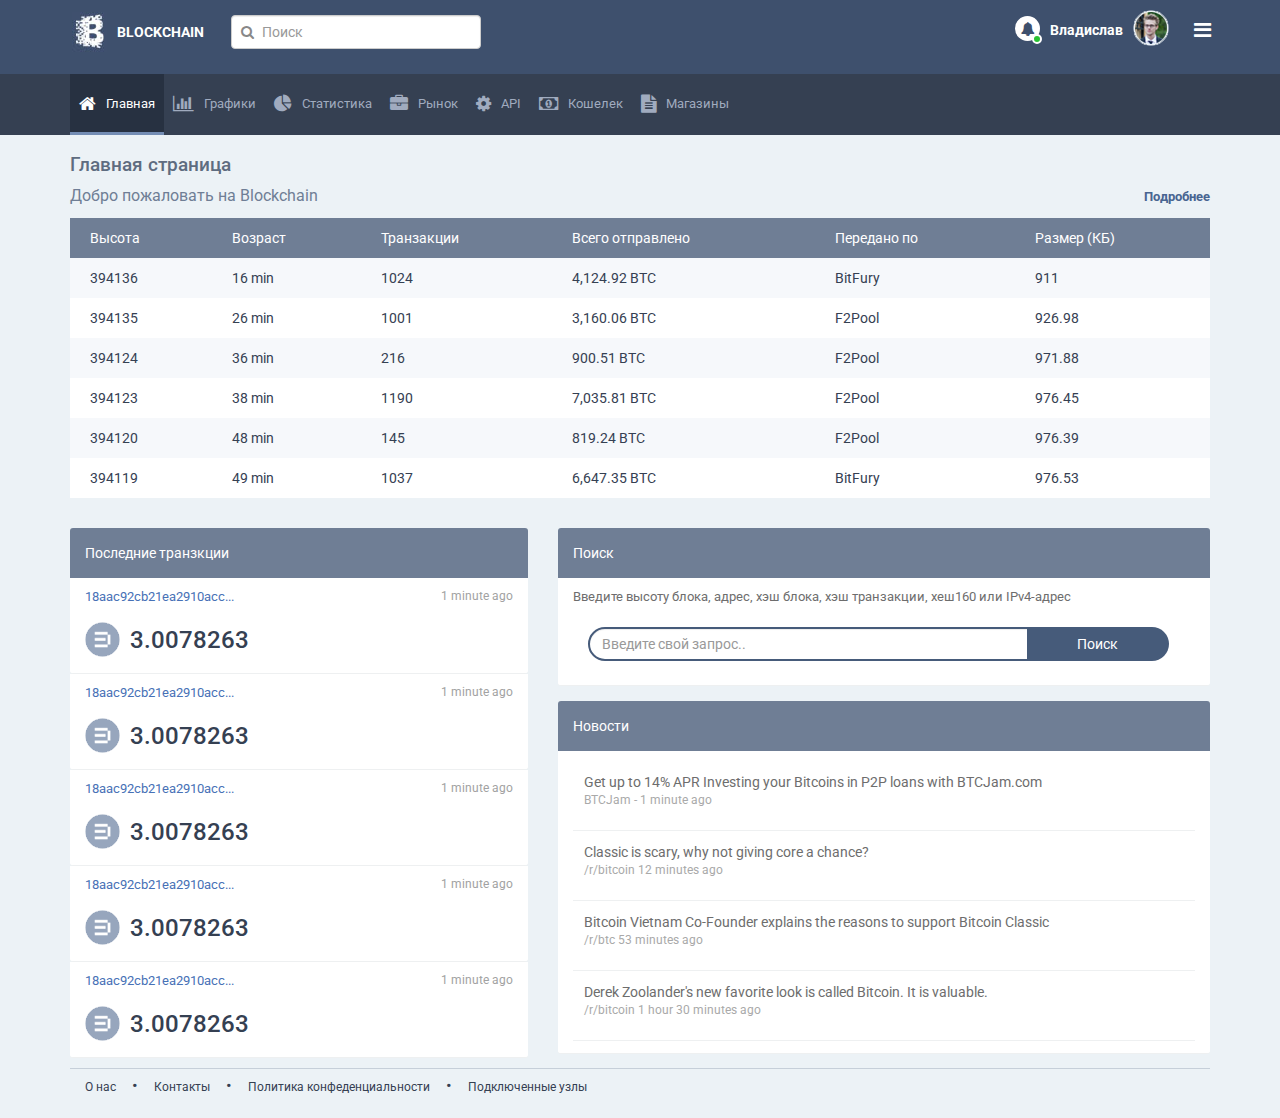
<file: index.html>
<!DOCTYPE html>
<html>
<head>
	<title>Blockchain</title>
	<meta name="viewport" content="width=device-width, initial-scale=1.0">
	<meta charset="UTF-8">
	<script src="https://ajax.googleapis.com/ajax/libs/jquery/2.2.0/jquery.min.js"></script>
	<link rel="stylesheet" href="https://maxcdn.bootstrapcdn.com/font-awesome/4.4.0/css/font-awesome.min.css">
	<link href='https://fonts.googleapis.com/css?family=Roboto:400,500,700,400italic,300' rel='stylesheet' type='text/css'>
	<link rel="stylesheet" type="text/css" href="css/reset.css">
	<link rel="stylesheet" type="text/css" href="css/bootstrap.min.css">
	<link rel="stylesheet" type="text/css" href="css/style.css">
	<script src="js/bootstrap.js"></script>

	
</head>
<body>
	<header>
		<div class="header_top">
			<div class="container">
				<div class="row">	
					<div class="header_top_left">
						<a href="#"><b>BLOCKCHAIN</b></a>
						<form class="navbar-form navbar">
		       	          	<section id="search">
				        		<label for="search-input"><i class="fa fa-search"></i></label>
				        		<input id="search-input" class="form-control" placeholder="Поиск" autocomplete="off" spellcheck="false" autocorrect="off">
				    		</section>
		          		</form>
					</div>

					<div class="header_top_right">
						<div class="bell"><i class="fa fa-bell"></i><div class="green_dot"></div></div>	
						<span class="user"><b>Владислав</b></span>
						<a href="#" id="mobile_menu"><i class="fa fa-bars mobile_bars"></i></a> 
						<ul class="m_menu">
							<li class="active"><a href=""><i class="fa fa-home"></i>Главная</a></li>
							<li><a href=""><i class="fa fa-bar-chart"></i>Графики</a></li>
							<li><a href=""><i class="fa fa-pie-chart"></i>Статистика</a></li>
							<li><a href=""><i class="fa fa-briefcase"></i>Рынок</a></li>
							<li><a href=""><i class="fa fa-cog"></i>API</a></li>
							<li><a href=""><i class="fa fa-money"></i>Кошелек</a></li>
							<li><a href=""><i class="fa fa-file-text"></i>Список магазинов</a></li>
							<hr>
							<li><a href=""><i class="fa fa-unlock"></i>Войти</a></li>
							<li><a href=""><i class="fa fa-user"></i>Зарегестрироваться</a></li>
						</ul>
					</div>
				</div>		
			</div>	
		</div>

		<div class="header_bottom">
			<div class="container">
				<ul>
					<li class="active"><a href=""><i class="fa fa-home"></i>Главная</a></li>
					<li><a href=""><i class="fa fa-bar-chart"></i>Графики</a></li>
					<li><a href=""><i class="fa fa-pie-chart"></i>Статистика</a></li>
					<li><a href=""><i class="fa fa-briefcase"></i>Рынок</a></li>
					<li><a href=""><i class="fa fa-cog"></i>API</a></li>
					<li><a href=""><i class="fa fa-money"></i>Кошелек</a></li>
					<li><a href=""><i class="fa fa-file-text"></i>Магазины</a></li>
				</ul>
			</div>	
		</div>
	</header>
	<div id="main">
		<div class="content">
			<div class="container">
			<!-- CONTENT GOES HERE -->
				<h3>Главная страница</h3>
				<p class="welcome">Добро пожаловать на Blockchain<span class="pull-right"><a href="#"><b>Подробнее</b></a></span></p>
				<table>
					<tbody>
						<tr class="display_none_at_small_width">
							<th>Высота</th>
							<th>Возраст</th>
							<th>Транзакции</th>
							<th>Всего отправлено</th>
							<th>Передано по</th>
							<th>Размер (КБ)</th>
						</tr>
						<tr class="display_at_small_width">
							<th>Высота</th>
							<th>Возраст</th>
							<th>Транз</th>
							<th>Всего</th>
							<th>Передано</th>
							<th>Размер(КБ)</th>
						</tr>
						<tr>
							<td><a href="#">394136</a></td>
							<td>16 min</td>
							<td>1024</td>
							<td>4,124.92 BTC</td>
							<td><a href="#">BitFury</a></td>
							<td>911</td>
						</tr>
						<tr>
							<td><a href="#">394135</a></td>
							<td>26 min</td>
							<td>1001</td>
							<td>3,160.06 BTC</td>
							<td><a href="#">F2Pool</a></td>
							<td>926.98</td>
						</tr>
						<tr>
							<td><a href="#">394124</a></td>
							<td>36 min</td>
							<td>216</td>
							<td>900.51 BTC</td>
							<td><a href="#">F2Pool</a></td>
							<td>971.88</td>
						</tr>
						<tr>
							<td><a href="#">394123</a></td>
							<td>38 min</td>
							<td>1190</td>
							<td>7,035.81 BTC</td>
							<td><a href="#">F2Pool</a></td>
							<td>976.45</td>
						</tr>
						<tr>
							<td><a href="#">394120</a></td>
							<td>48 min</td>
							<td>145</td>
							<td>819.24 BTC</td>
							<td><a href="#">F2Pool</a></td>
							<td>976.39</td>
						</tr>
						<tr>
							<td><a href="#">394119</a></td>
							<td>49 min</td>
							<td>1037</td>
							<td>6,647.35 BTC</td>
							<td><a href="#">BitFury</a></td>
							<td>976.53</td>
						</tr>
					</tbody>
					
				</table>
				<div class="row">
					<div class="last_transactions col-sm-5">
						<div class="block_top">Последние транзкции</div>
						<div class="inside">
							<p>18aac92cb21ea2910acc...<span class="pull-right">1 minute ago</span></p>
							<h2>3.0078263</h2>
						</div>
						<div class="inside">
							<p>18aac92cb21ea2910acc...<span class="pull-right">1 minute ago</span></p>
							<h2>3.0078263</h2>
						</div>
						<div class="inside">
							<p>18aac92cb21ea2910acc...<span class="pull-right">1 minute ago</span></p>
							<h2>3.0078263</h2>
						</div>
						<div class="inside">
							<p>18aac92cb21ea2910acc...<span class="pull-right">1 minute ago</span></p>
							<h2>3.0078263</h2>
						</div>
						<div class="inside">
							<p>18aac92cb21ea2910acc...<span class="pull-right">1 minute ago</span></p>
							<h2>3.0078263</h2>
						</div>
					</div>

					<div class="search col-sm-7">
						<div class="block_top">Поиск</div>	
						<div class="inside">
							<p>Введите высоту блока, адрес, хэш блока, хэш транзакции, хеш160 или IPv4-адрес</p>
							<form class="navbar-form navbar">
								<section>
						    		<input id="search-input" class="form-control" placeholder="Введите свой запрос.." autocomplete="off" spellcheck="false" autocorrect="off">
						    		<button>Поиск</button>									
								</section>

		          			</form>
						</div>
						

		          		<div class="block_top">Новости</div>
		          		<div class="inside news">
		          			<div class="news_block">
		          			<a href="#">Get up to 14% APR Investing your Bitcoins in P2P loans with BTCJam.com</a>
		          			<p>BTCJam - 1 minute ago</p>
			          		</div>
			          		<div class="news_block">
			          			<a href="#">Classic is scary, why not giving core a chance?</a>
			          			<p>/r/bitcoin 12 minutes ago</p>
			          		</div>
			          		<div class="news_block">
			          			<a href="#">Bitcoin Vietnam Co-Founder explains the reasons to support Bitcoin Classic</a>
			          			<p>/r/btc 53 minutes ago</p>
			          		</div>
			          		<div class="news_block">
			          			<a href="#">Derek Zoolander's new favorite look is called Bitcoin. It is valuable.</a>
			          			<p>/r/bitcoin 1 hour 30 minutes ago</p>
			          		</div>
			          		<div class="news_block">
			          			<a href="#">Derek Zoolander's new favorite look is called Bitcoin. It is valuable.</a>
			          			<p>/r/bitcoin 1 hour 30 minutes ago</p>
			          		</div>
			          		<div class="news_block">
			          			<a href="#">Derek Zoolander's new favorite look is called Bitcoin. It is valuable.</a>
			          			<p>/r/bitcoin 1 hour 30 minutes ago</p>
			          		</div>
			          		<div class="news_block">
			          			<a href="#">Derek Zoolander's new favorite look is called Bitcoin. It is valuable.</a>
			          			<p>/r/bitcoin 1 hour 30 minutes ago</p>
			          		</div>
		          		</div>	
					</div>
				

				</div> <!-- end row -->
			</div> <!-- end container -->
		</div><!-- end content -->
	</div><!-- end #main -->

	<footer class="footer">
		<div class="container">
			<ul>
				<li><a href="#">О нас</a></li>
				<li class="dot">.</li>
				<li><a href="#">Контакты</a></li>
				<li class="dot">.</li>
				<li><a href="#">Политика конфеденциальности</a></li>
				<li class="dot">.</li>
				<li><a href="#">Подключенные узлы</a></li>
			</ul>			
		</div>

	</footer>
	<script src="js/script.js"></script>
</body>
</html>
</file>
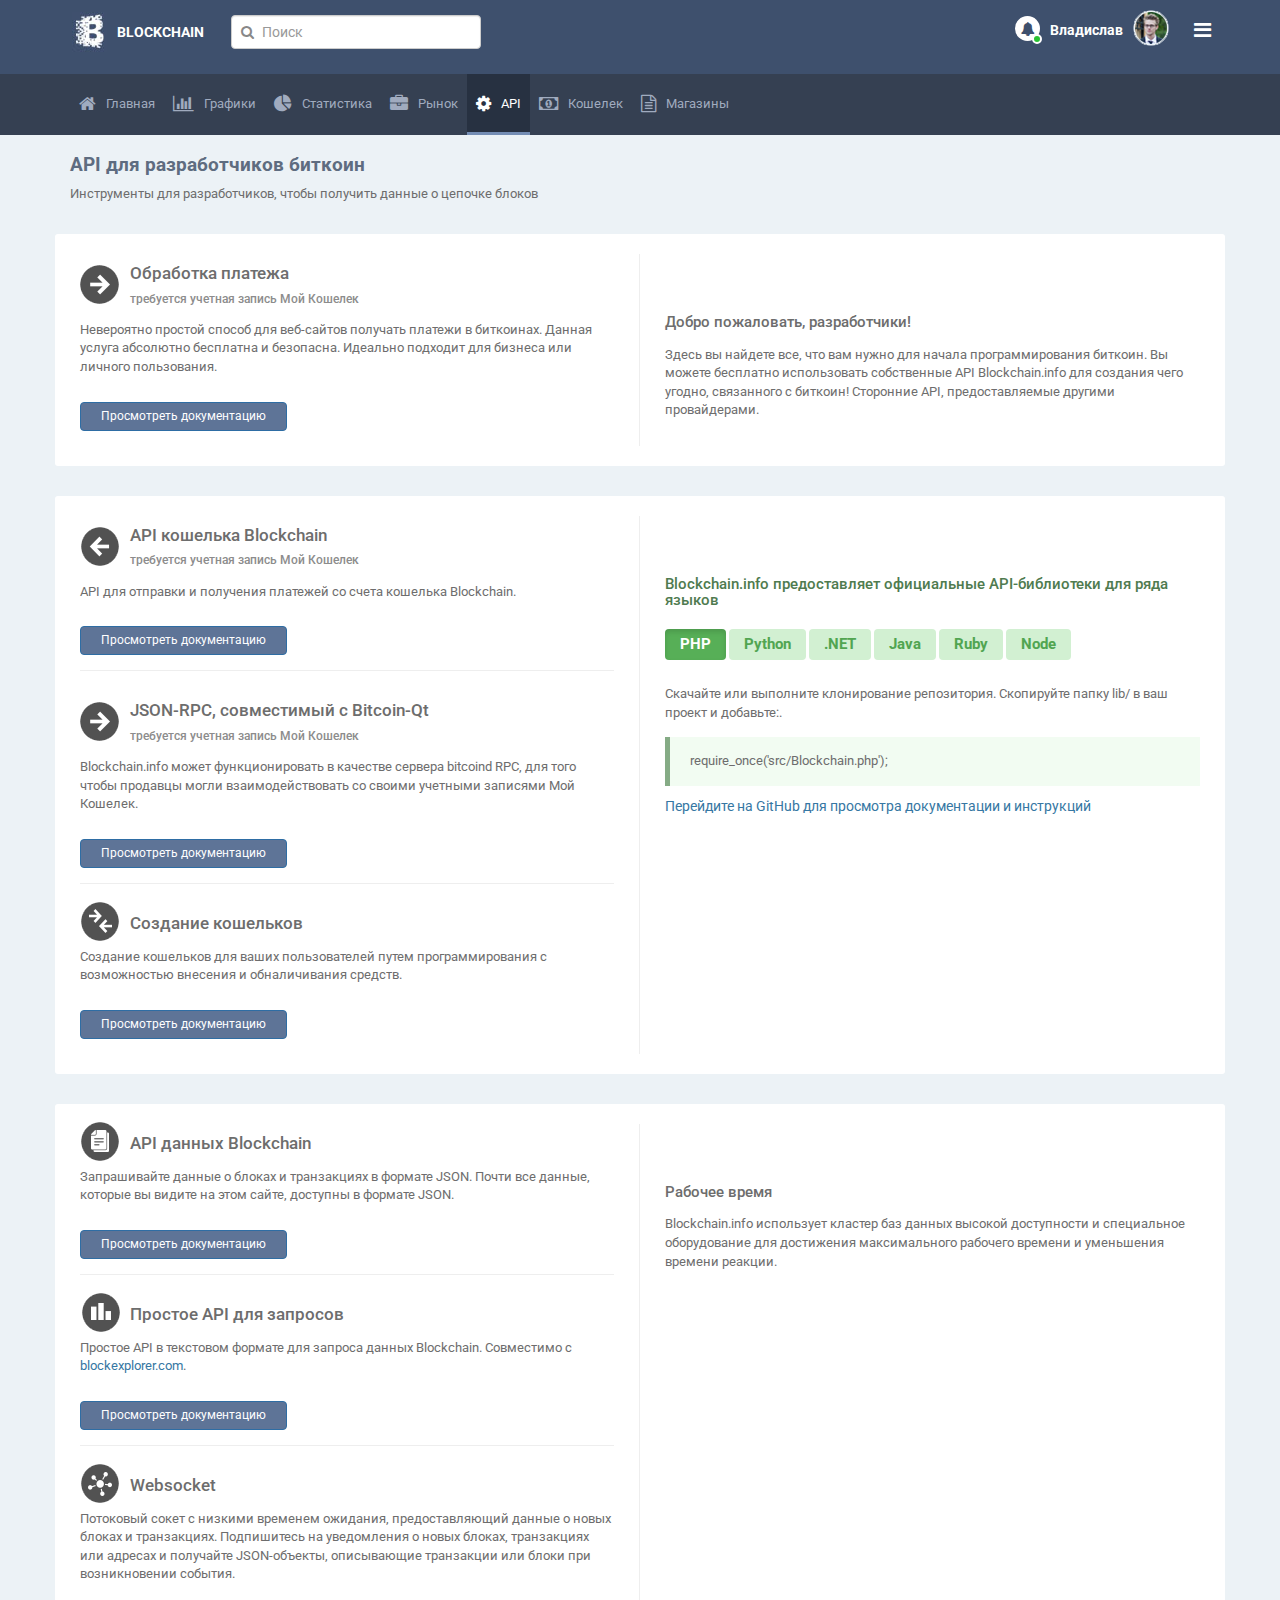
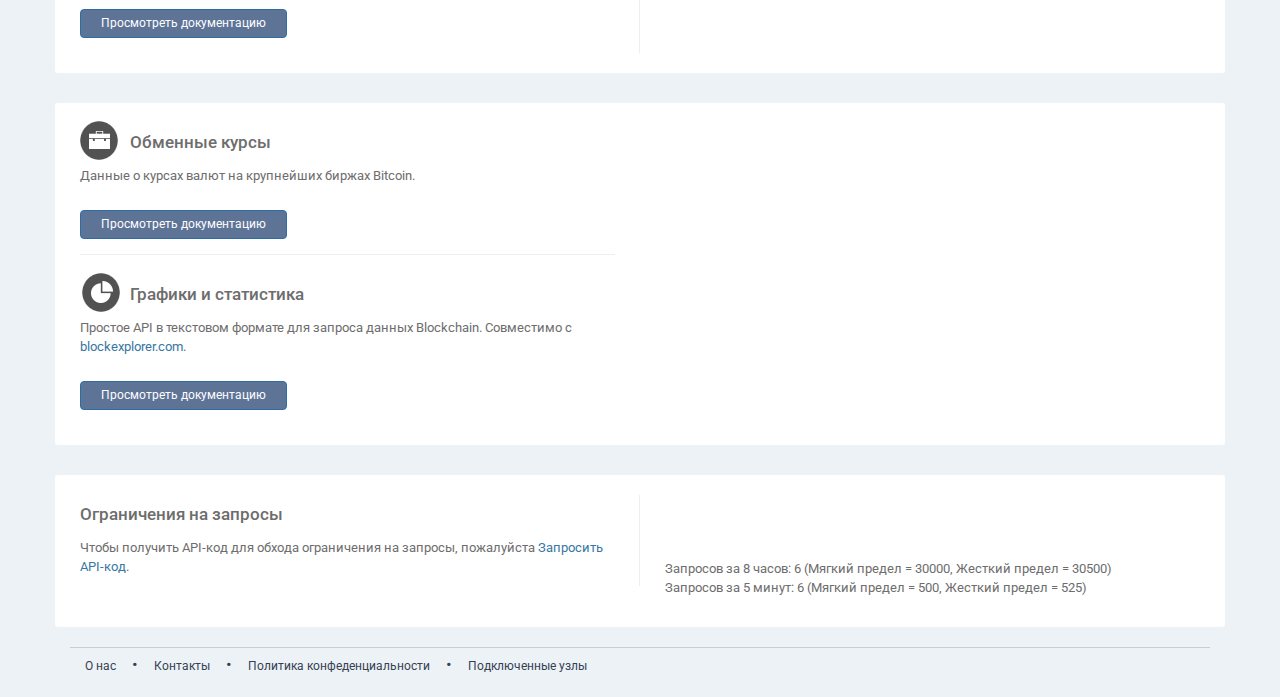
<file: API.html>
<!DOCTYPE html>
<html>
<head>
	<title>Blockchain</title>
	<meta name="viewport" content="width=device-width, initial-scale=1.0">
	<meta charset="UTF-8">
	<script src="https://ajax.googleapis.com/ajax/libs/jquery/2.2.0/jquery.min.js"></script>
	<link rel="stylesheet" href="https://maxcdn.bootstrapcdn.com/font-awesome/4.4.0/css/font-awesome.min.css">
	<link href='https://fonts.googleapis.com/css?family=Roboto:400,500,700,400italic,300' rel='stylesheet' type='text/css'>
	<link rel="stylesheet" type="text/css" href="css/reset.css">
	<link rel="stylesheet" type="text/css" href="css/bootstrap.min.css">
	<link rel="stylesheet" type="text/css" href="css/style.css">
	<script src="js/bootstrap.js"></script>
</head>
<body>
	<div class="page-wrap">
		<header>
			<div class="header_top">
				<div class="container">
					<div class="row">	
						<div class="header_top_left">
							<a href="#"><b>BLOCKCHAIN</b></a>
							<form class="navbar-form navbar">
			       	          	<section id="search">
					        		<label for="search-input"><i class="fa fa-search"></i></label>
					        		<input id="search-input" class="form-control" placeholder="Поиск" autocomplete="off" spellcheck="false" autocorrect="off">
					    		</section>
			          		</form>
						</div>

						<div class="header_top_right">
							<div class="bell"><i class="fa fa-bell"></i><div class="green_dot"></div></div>	
							<span class="user"><b>Владислав</b></span>
							<a href="#" id="mobile_menu"><i class="fa fa-bars mobile_bars"></i></a> 
							<ul class="m_menu">
								<li class="active"><a href=""><i class="fa fa-home"></i>Главная</a></li>
								<li><a href=""><i class="fa fa-bar-chart"></i>Графики</a></li>
								<li><a href=""><i class="fa fa-pie-chart"></i>Статистика</a></li>
								<li><a href=""><i class="fa fa-briefcase"></i>Рынок</a></li>
								<li><a href=""><i class="fa fa-cog"></i>API</a></li>
								<li><a href=""><i class="fa fa-money"></i>Кошелек</a></li>
								<li><a href=""><i class="fa fa-file-text"></i>Список магазинов</a></li>
								<hr>
								<li><a href=""><i class="fa fa-unlock"></i>Войти</a></li>
								<li><a href=""><i class="fa fa-user"></i>Зарегестрироваться</a></li>
							</ul>
						</div>
					</div>		
				</div>	
			</div>

			<div class="header_bottom">
				<div class="container">
					<ul>
						<li><a href=""><i class="fa fa-home"></i>Главная</a></li>
						<li><a href=""><i class="fa fa-bar-chart"></i>Графики</a></li>
						<li><a href=""><i class="fa fa-pie-chart"></i>Статистика</a></li>
						<li><a href=""><i class="fa fa-briefcase"></i>Рынок</a></li>
						<li class="active" ><a href=""><i class="fa fa-cog"></i>API</a></li>
						<li><a href=""><i class="fa fa-money"></i>Кошелек</a></li>
						<li><a href=""><i class="fa fa-file-text-o"></i>Магазины</a></li>
					</ul>
				</div>	
			</div>
		</header>
		<div id="mywallet" class="api">
			<div class="container">
			<!-- CONTENT GOES HERE -->
				<!-- CONTENT GOES HERE -->
				<h3>API для разработчиков биткоин</h3>
				<p class="welcome">Инструменты для разработчиков, чтобы получить данные о цепочке блоков</p>
				<div class="row block1">
					<div class="col-sm-6 right-line">
						<h4 class="payment">Обработка платежа</h4>
						<h6>требуется учетная запись Мой Кошелек</h6>
						<p>Невероятно простой способ для веб-сайтов получать платежи в биткоинах. Данная услуга абсолютно бесплатна и безопасна. Идеально подходит для бизнеса или личного пользования. </p>
						<button type="button" class="btn btn-primary">Просмотреть документацию</button>
					</div>
					<div class="col-sm-6 margin-top">
						<h5>Добро пожаловать, разработчики! </h5>
						<p>Здесь вы найдете все, что вам нужно для начала программирования биткоин. Вы можете бесплатно использовать собственные API Blockchain.info для создания чего угодно, связанного с биткоин! Сторонние API, предоставляемые другими провайдерами.</p>
					</div>
				</div>

				<div class="row block1">
					<div class="col-sm-6 right-line">
						<div class="bottom_line">
							<h4 class="wallet_api">API кошелька Blockchain</h4>
							<h6>требуется учетная запись Мой Кошелек</h6>
							<p>API для отправки и получения платежей со счета кошелька Blockchain. </p>
							<button type="button" class="btn btn-primary">Просмотреть документацию</button>
						</div>		

						<div class="bottom_line">
							<h4 class="payment">JSON-RPC, совместимый с Bitcoin-Qt</h4>
							<h6>требуется учетная запись Мой Кошелек</h6>
							<p>Blockchain.info может функционировать в качестве сервера bitcoind RPC, для того чтобы продавцы могли взаимодействовать со своими учетными записями Мой Кошелек. </p>
							<button type="button" class="btn btn-primary">Просмотреть документацию</button>
						</div>	

						
							<h4 class="create_wallet">Создание кошельков</h4>
							<p>Создание кошельков для ваших пользователей путем программирования с возможностью внесения и обналичивания средств.  </p>
							<button type="button" class="btn btn-primary">Просмотреть документацию</button>
							

					</div>
					<div class="col-sm-6 margin-top green">
						<h5>Blockchain.info предоставляет официальные API-библиотеки для ряда языков</h5>
						<button type="button" class="btn btn-success active">PHP</button>
						<button type="button" class="btn btn-success">Python</button>
						<button type="button" class="btn btn-success">.NET</button>
						<button type="button" class="btn btn-success">Java</button>
						<button type="button" class="btn btn-success">Ruby</button>
						<button type="button" class="btn btn-success">Node</button>

						<p>Скачайте или выполните клонирование репозитория. Скопируйте папку lib/ в ваш проект и добавьте:.</p>
						<p class="green_code">require_once('src/Blockchain.php');</p>
						<a href="#">Перейдите на GitHub для просмотра документации и инструкций</a>
					</div>
				</div>

				<div class="row block1">
					<div class="col-sm-6 right-line">
						<div class="bottom_line">
							<h4 class="blockchain_api">API данных Blockchain</h4>
							<p>Запрашивайте данные о блоках и транзакциях в формате JSON. Почти все данные, которые вы видите на этом сайте, доступны в формате JSON. </p>
							<button type="button" class="btn btn-primary">Просмотреть документацию</button>
						</div>		

						<div class="bottom_line">
							<h4 class="simple_api">Простое API для запросов</h4>
							<p>Простое API в текстовом формате для запроса данных Blockchain. Совместимо с <a href="http://blockexplorer.com">blockexplorer.com</a>.</p>
							<button type="button" class="btn btn-primary">Просмотреть документацию</button>
						</div>	

						
							<h4 class="websocket">Websocket</h4>
							<p>Потоковый сокет с низкими временем ожидания, предоставляющий данные о новых блоках и транзакциях. Подпишитесь на уведомления о новых блоках, транзакциях или адресах и получайте JSON-объекты, описывающие транзакции или блоки при возникновении события.  </p>
							<button type="button" class="btn btn-primary">Просмотреть документацию</button>
							

					</div>
					<div class="col-sm-6 margin-top">
						<h5>Рабочее время</h5>
						<p>Blockchain.info использует кластер баз данных высокой доступности и специальное оборудование для достижения максимального рабочего времени и уменьшения времени реакции.</p>
					</div>
				</div>

				<div class="row block1">
					<div class="col-sm-6 ">
						<div class="bottom_line">
							<h4 class="exchange_courses">Обменные курсы</h4>
							<p>Данные о курсах валют на крупнейших биржах Bitcoin. </p>
							<button type="button" class="btn btn-primary">Просмотреть документацию</button>
						</div>		
	
							<h4 class="graphics">Графики и статистика</h4>
							<p>Простое API в текстовом формате для запроса данных Blockchain. Совместимо с <a href="http://blockexplorer.com">blockexplorer.com</a>.</p>
							<button type="button" class="btn btn-primary">Просмотреть документацию</button>
					
					</div>
					<div class="col-sm-6 margin-top">
					</div>
				</div>

				<div class="row block1">
					<div class="col-sm-6 right-line">
						<h4>Ограничения на запросы</h4>
						<p>Чтобы получить API-код для обхода ограничения на запросы, пожалуйста <a href="#">Запросить API-код</a>.</p>	
					</div>
					<div class="col-sm-6 margin-top">
						<p> Запросов за 8 часов: 6 (Мягкий предел = 30000, Жесткий предел = 30500)<br>
						Запросов за 5 минут: 6 (Мягкий предел = 500, Жесткий предел = 525) </p>
					</div>
				</div>

				
					
			</div> <!-- end container -->
		</div><!-- end #main -->
	</div> <!-- end page-wrap -->	
	<footer class="footer">
		<div class="container">
			<ul>
				<li><a href="#">О нас</a></li>
				<li class="dot">.</li>
				<li><a href="#">Контакты</a></li>
				<li class="dot">.</li>
				<li><a href="#">Политика конфеденциальности</a></li>
				<li class="dot">.</li>
				<li><a href="#">Подключенные узлы</a></li>
			</ul>			
		</div>

	</footer>

<script src="https://code.highcharts.com/highcharts.js"></script>
<script src="https://code.highcharts.com/modules/exporting.js"></script>
<script type="text/javascript" src="js/graph.js"></script>
<script type="text/javascript" src="js/script.js"></script>
</body>
</html>
</file>
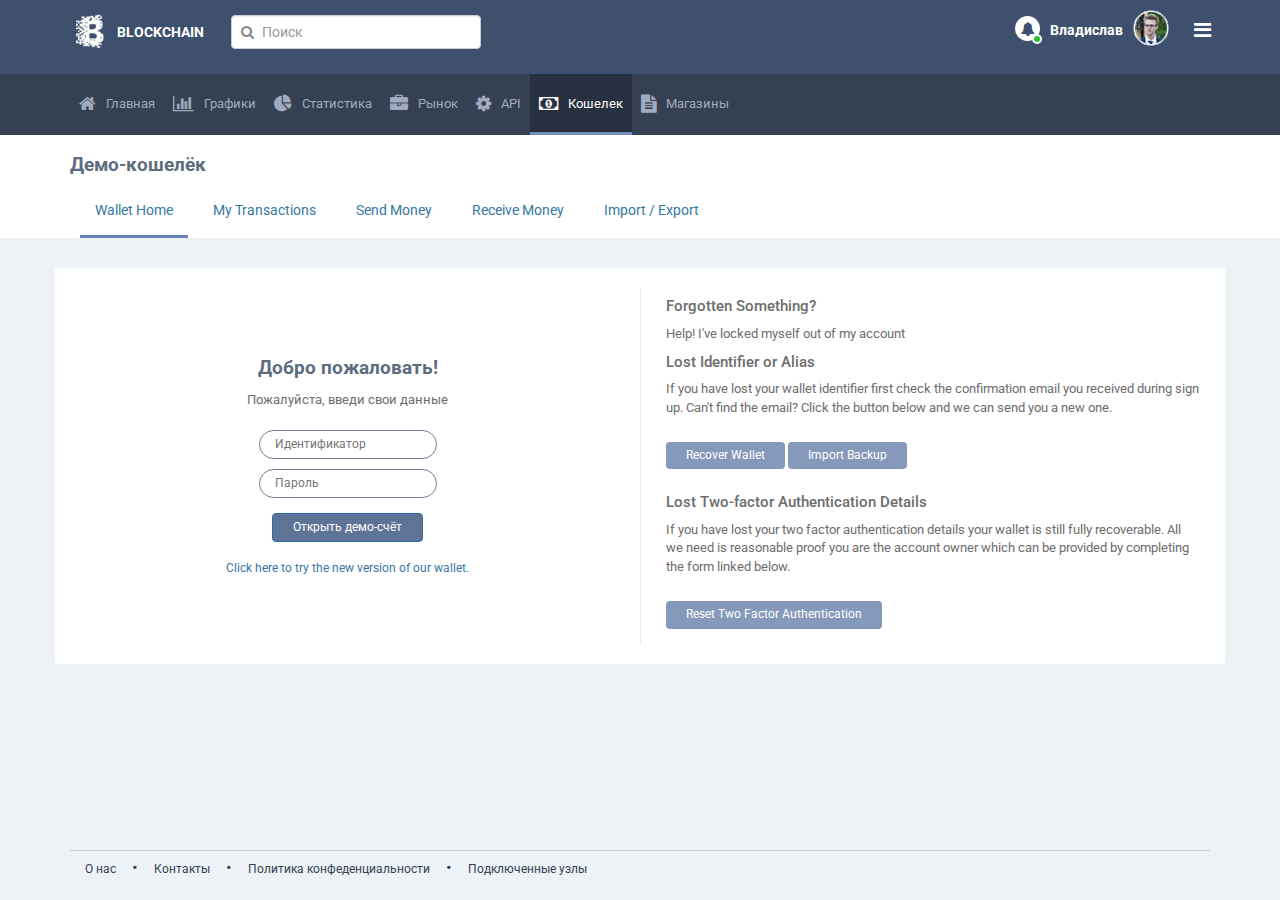
<file: demowallet.html>
<!DOCTYPE html>
<html>
<head>
	<title>Blockchain</title>
	<meta name="viewport" content="width=device-width, initial-scale=1.0">
	<meta charset="UTF-8">
	<script src="https://ajax.googleapis.com/ajax/libs/jquery/2.2.0/jquery.min.js"></script>
	<link rel="stylesheet" href="https://maxcdn.bootstrapcdn.com/font-awesome/4.4.0/css/font-awesome.min.css">
	<link href='https://fonts.googleapis.com/css?family=Roboto:400,500,700,400italic,300' rel='stylesheet' type='text/css'>
	<link rel="stylesheet" type="text/css" href="css/reset.css">
	<link rel="stylesheet" type="text/css" href="css/bootstrap.min.css">
	<link rel="stylesheet" type="text/css" href="css/style.css">
	<script src="js/bootstrap.js"></script>
</head>
<body>
	<div class="page-wrap">
		<header>
			<div class="header_top">
				<div class="container">
					<div class="row">	
						<div class="header_top_left">
							<a href="#"><b>BLOCKCHAIN</b></a>
							<form class="navbar-form navbar">
			       	          	<section id="search">
					        		<label for="search-input"><i class="fa fa-search"></i></label>
					        		<input id="search-input" class="form-control" placeholder="Поиск" autocomplete="off" spellcheck="false" autocorrect="off">
					    		</section>
			          		</form>
						</div>

						<div class="header_top_right">
							<div class="bell"><i class="fa fa-bell"></i><div class="green_dot"></div></div>	
							<span class="user"><b>Владислав</b></span>
							<a href="#" id="mobile_menu"><i class="fa fa-bars mobile_bars"></i></a> 
							<ul class="m_menu">
								<li class="active"><a href=""><i class="fa fa-home"></i>Главная</a></li>
								<li><a href=""><i class="fa fa-bar-chart"></i>Графики</a></li>
								<li><a href=""><i class="fa fa-pie-chart"></i>Статистика</a></li>
								<li><a href=""><i class="fa fa-briefcase"></i>Рынок</a></li>
								<li><a href=""><i class="fa fa-cog"></i>API</a></li>
								<li><a href=""><i class="fa fa-money"></i>Кошелек</a></li>
								<li><a href=""><i class="fa fa-file-text"></i>Список магазинов</a></li>
								<hr>
								<li><a href=""><i class="fa fa-unlock"></i>Войти</a></li>
								<li><a href=""><i class="fa fa-user"></i>Зарегестрироваться</a></li>
							</ul>
						</div>
					</div>		
				</div>	
			</div>

			<div class="header_bottom">
				<div class="container">
					<ul>
						<li><a href=""><i class="fa fa-home"></i>Главная</a></li>
						<li><a href=""><i class="fa fa-bar-chart"></i>Графики</a></li>
						<li><a href=""><i class="fa fa-pie-chart"></i>Статистика</a></li>
						<li><a href=""><i class="fa fa-briefcase"></i>Рынок</a></li>
						<li><a href=""><i class="fa fa-cog"></i>API</a></li>
						<li class="active"><a href=""><i class="fa fa-money"></i>Кошелек</a></li>
						<li><a href=""><i class="fa fa-file-text"></i>Магазины</a></li>
					</ul>
				</div>	
			</div>
		</header>
		<div id="mywallet" class="api demowallet">
			<div class="whiteblock">
				<div class="container">
					<h3>Демо-кошелёк</h3>
					<ul>
						<li class="active"><a href="#">Wallet Home</a></li>
						<li><a href="#">My Transactions</a></li>
						<li><a href="#">Send Money</a></li>
						<li><a href="#">Receive Money</a></li>
						<li><a href="#">Import / Export</a></li>
					</ul>
				</div>	
			</div>
			<div class="container">
			<!-- CONTENT GOES HERE -->
				<!-- CONTENT GOES HERE -->

				<div class="row block1">
					<div class="col-sm-6 center-align margin-top">
						<h3 class="welcome">Добро пожаловать!</h3>
						<p>Пожалуйста, введи свои данные</p>
						<form>
							<input <input type="text" name="id" placeholder="Идентификатор"><br>
							<input <input type="password" name="password" placeholder="Пароль"><br>
							<button type="button" class="btn btn-primary">Открыть демо-счёт</button>	
						</form>
						<a href="">Click here to try the new version of our wallet.</a> 
					</div>
					<div class="col-sm-6 left-line">
						<h5>Forgotten Something? </h5>
						<p>Help! I've locked myself out of my account</p>

						<h5>Lost Identifier or Alias </h5>
						<p>If you have lost your wallet identifier first check the confirmation email you received during sign up. Can't find the email? Click the button below and we can send you a new one.</p>
						<button type="button" class="btn btn-primary right-pannel">Recover Wallet</button>
						<button type="button" class="btn btn-primary right-pannel">Import Backup</button>

						<h5>Lost Two-factor Authentication Details </h5>
						<p>If you have lost your two factor authentication details your wallet is still fully recoverable. All we need is reasonable proof you are the account owner which can be provided by completing the form linked below.</p>
						<button type="button" class="btn btn-primary right-pannel">Reset Two Factor Authentication</button>
					</div>
				</div>
				
					
			</div> <!-- end container -->
		</div><!-- end #main -->
	</div> <!-- end page-wrap -->	
	<footer class="footer">
		<div class="container">
			<ul>
				<li><a href="#">О нас</a></li>
				<li class="dot">.</li>
				<li><a href="#">Контакты</a></li>
				<li class="dot">.</li>
				<li><a href="#">Политика конфеденциальности</a></li>
				<li class="dot">.</li>
				<li><a href="#">Подключенные узлы</a></li>
			</ul>			
		</div>

	</footer>

<script src="https://code.highcharts.com/highcharts.js"></script>
<script src="https://code.highcharts.com/modules/exporting.js"></script>
<script type="text/javascript" src="js/graph.js"></script>
<script type="text/javascript" src="js/script.js"></script>
</body>
</html>
</file>
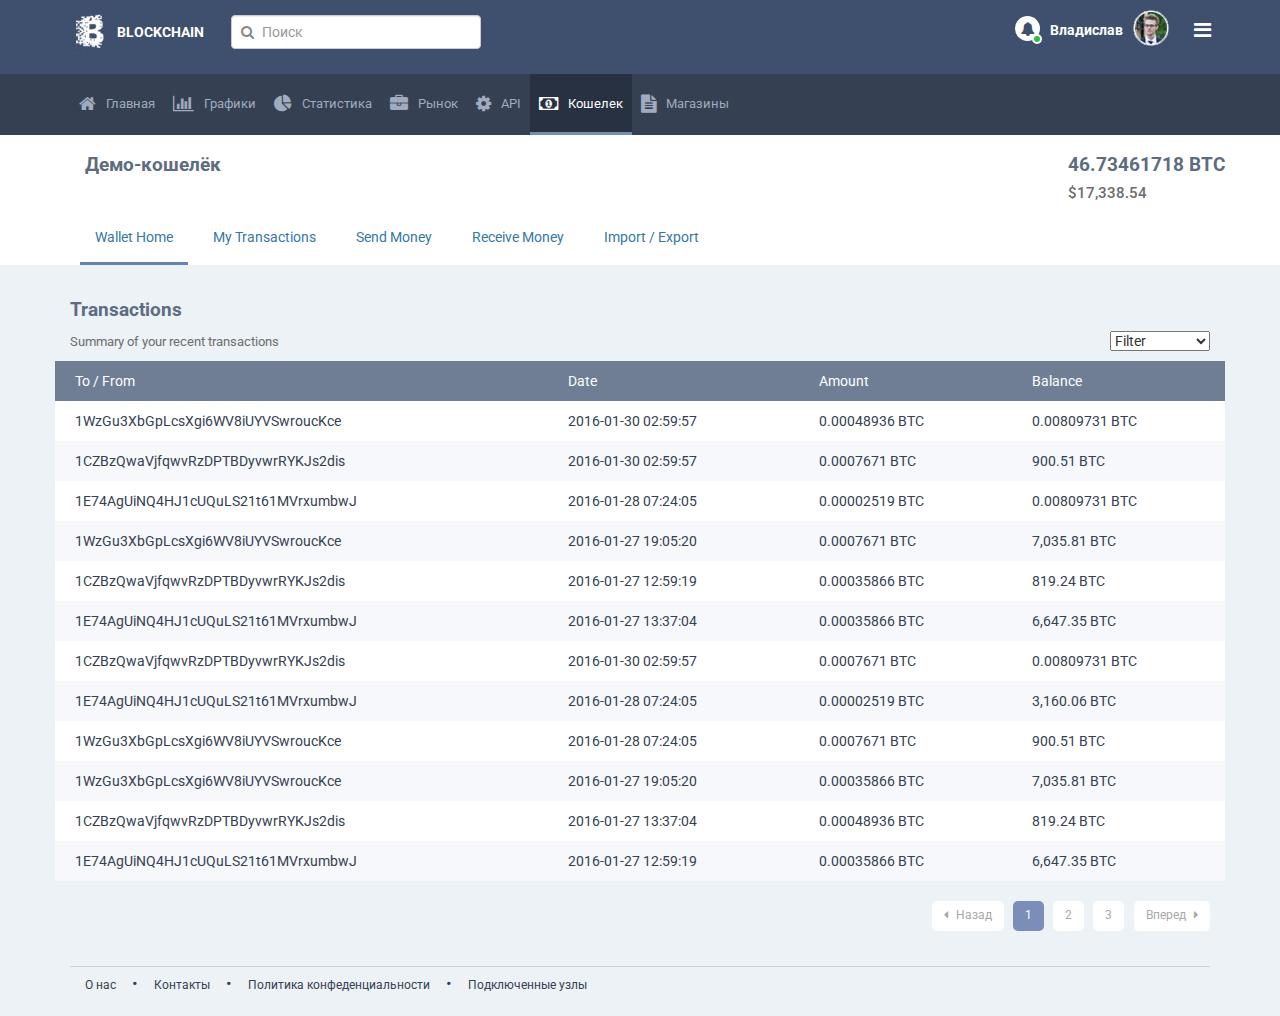
<file: demowallet_mytransactions.html>
<!DOCTYPE html>
<html>
<head>
	<title>Blockchain</title>
	<meta name="viewport" content="width=device-width, initial-scale=1.0">
	<meta charset="UTF-8">
	<script src="https://ajax.googleapis.com/ajax/libs/jquery/2.2.0/jquery.min.js"></script>
	<link rel="stylesheet" href="https://maxcdn.bootstrapcdn.com/font-awesome/4.4.0/css/font-awesome.min.css">
	<link href='https://fonts.googleapis.com/css?family=Roboto:400,500,700,400italic,300' rel='stylesheet' type='text/css'>
	<link rel="stylesheet" type="text/css" href="css/reset.css">
	<link rel="stylesheet" type="text/css" href="css/bootstrap.min.css">
	<link rel="stylesheet" type="text/css" href="css/style.css">
	<script src="js/bootstrap.js"></script>
</head>
<body>
	<div class="page-wrap">
		<header>
			<div class="header_top">
				<div class="container">
					<div class="row">	
						<div class="header_top_left">
							<a href="#"><b>BLOCKCHAIN</b></a>
							<form class="navbar-form navbar">
			       	          	<section id="search">
					        		<label for="search-input"><i class="fa fa-search"></i></label>
					        		<input id="search-input" class="form-control" placeholder="Поиск" autocomplete="off" spellcheck="false" autocorrect="off">
					    		</section>
			          		</form>
						</div>

						<div class="header_top_right">
							<div class="bell"><i class="fa fa-bell"></i><div class="green_dot"></div></div>	
							<span class="user"><b>Владислав</b></span>
							<a href="#" id="mobile_menu"><i class="fa fa-bars mobile_bars"></i></a> 
							<ul class="m_menu">
								<li class="active"><a href=""><i class="fa fa-home"></i>Главная</a></li>
								<li><a href=""><i class="fa fa-bar-chart"></i>Графики</a></li>
								<li><a href=""><i class="fa fa-pie-chart"></i>Статистика</a></li>
								<li><a href=""><i class="fa fa-briefcase"></i>Рынок</a></li>
								<li><a href=""><i class="fa fa-cog"></i>API</a></li>
								<li><a href=""><i class="fa fa-money"></i>Кошелек</a></li>
								<li><a href=""><i class="fa fa-file-text"></i>Список магазинов</a></li>
								<hr>
								<li><a href=""><i class="fa fa-unlock"></i>Войти</a></li>
								<li><a href=""><i class="fa fa-user"></i>Зарегестрироваться</a></li>
							</ul>
						</div>
					</div>		
				</div>	
			</div>

			<div class="header_bottom">
				<div class="container">
					<ul>
						<li><a href=""><i class="fa fa-home"></i>Главная</a></li>
						<li><a href=""><i class="fa fa-bar-chart"></i>Графики</a></li>
						<li><a href=""><i class="fa fa-pie-chart"></i>Статистика</a></li>
						<li><a href=""><i class="fa fa-briefcase"></i>Рынок</a></li>
						<li><a href=""><i class="fa fa-cog"></i>API</a></li>
						<li class="active"><a href=""><i class="fa fa-money"></i>Кошелек</a></li>
						<li><a href=""><i class="fa fa-file-text"></i>Магазины</a></li>
					</ul>
				</div>	
			</div>
		</header>
		<div id="mywallet" class="api demowallet transacitons mytransactions">
			<div class="whiteblock">
				<div class="container">
					<div class="container">
						<h3 class="pull-left">Демо-кошелёк</h3>
						<div class="pull-right">
							<h3>46.73461718 BTC</h3>
							<h5> $17,338.54</h5>
						</div>
					</div>	

					<ul class="second_list">
						<li class="active"><a href="#">Wallet <br class="display_at_600"> Home</a></li>
						<li><a href="#">My <br class="display_at_600"> Transactions</a></li>
						<li><a href="#">Send <br class="display_at_600"> Money</a></li>
						<li><a href="#">Receive <br class="display_at_600"> Money</a></li>
						<li><a href="#">Import /<br class="display_at_600"> Export</a></li>
					</ul>
					
					
				</div>	
			</div>
			<div id='main'>
			<div class="container content">
			<!-- CONTENT GOES HERE -->
				<!-- CONTENT GOES HERE -->

				<div class="row">
					<div class="container transactions_container">	
						<h3>Transactions</h3>
						<p class="welcome">Summary of your recent transactions</p>
						<select class="pull-right filter">
							<option>Filter</option>
							<option>Filter1</option>
							<option>Filter2</option>
							<option>Filter3</option>
							<option>Filter4</option>
							<option>Filter5</option>
						</select>
					</div>
				<table>
					<tbody>
						<tr>
							<th>To / From</th>
							<th>Date</th>
							<th>Amount</th>
							<th>Balance</th>
						</tr>
						<tr>
							<td><a href="#">1WzGu3XbGpLcsXgi6WV8iUYVSwroucKce</a></td>
							<td>2016-01-30 02:59:57</td>
							<td>0.00048936 BTC </td>
							<td>0.00809731 BTC</td>
						</tr>
						<tr>
							<td><a href="#">1CZBzQwaVjfqwvRzDPTBDyvwrRYKJs2dis</a></td>
							<td>2016-01-30 02:59:57</td>
							<td>0.0007671 BTC</td>
							<td>900.51 BTC</td>
						</tr>
						<tr>
							<td><a href="#">1E74AgUiNQ4HJ1cUQuLS21t61MVrxumbwJ</a></td>
							<td>2016-01-28 07:24:05 </td>
							<td>0.00002519 BTC</td>
							<td>0.00809731 BTC</td>
						</tr>
						<tr>
							<td><a href="#">1WzGu3XbGpLcsXgi6WV8iUYVSwroucKce</a></td>
							<td>2016-01-27 19:05:20 </td>
							<td>0.0007671 BTC</td>
							<td>7,035.81 BTC</td>
						</tr>
						<tr>
							<td><a href="#">1CZBzQwaVjfqwvRzDPTBDyvwrRYKJs2dis</a></td>
							<td>2016-01-27 12:59:19 </td>
							<td>0.00035866 BTC</td>
							<td>819.24 BTC</td>
						</tr>
						<tr>
							<td><a href="#">1E74AgUiNQ4HJ1cUQuLS21t61MVrxumbwJ</a></td>
							<td>2016-01-27 13:37:04</td>
							<td>0.00035866 BTC</td>
							<td>6,647.35 BTC</td>
						</tr>
						<tr>
							<td><a href="#">1CZBzQwaVjfqwvRzDPTBDyvwrRYKJs2dis</a></td>
							<td>2016-01-30 02:59:57</td>
							<td>0.0007671 BTC</td>
							<td>0.00809731 BTC</td>
						</tr>
						<tr>
							<td><a href="#">1E74AgUiNQ4HJ1cUQuLS21t61MVrxumbwJ</a></td>
							<td>2016-01-28 07:24:05 </td>
							<td>0.00002519 BTC</td>
							<td>3,160.06 BTC</td>
						</tr>
						<tr>
							<td><a href="#">1WzGu3XbGpLcsXgi6WV8iUYVSwroucKce</a></td>
							<td>2016-01-28 07:24:05 </td>
							<td>0.0007671 BTC</td>
							<td>900.51 BTC</td>
						</tr>
						<tr>
							<td><a href="#">1WzGu3XbGpLcsXgi6WV8iUYVSwroucKce</a></td>
							<td>2016-01-27 19:05:20 </td>
							<td>0.00035866 BTC</td>
							<td>7,035.81 BTC</td>
						</tr>
						<tr>
							<td><a href="#">1CZBzQwaVjfqwvRzDPTBDyvwrRYKJs2dis</a></td>
							<td>2016-01-27 13:37:04</td>
							<td>0.00048936 BTC </td>
							<td>819.24 BTC</td>
						</tr>
						<tr>
							<td><a href="#">1E74AgUiNQ4HJ1cUQuLS21t61MVrxumbwJ</a></td>
							<td>2016-01-27 12:59:19 </td>
							<td>0.00035866 BTC </td>
							<td>6,647.35 BTC</td>
						</tr>
						
					</tbody>
					
				</table>
				</div>
				<nav class="pull-right paginator">
				  <ul class="pagination">
				    <li>
				      <a href="#" aria-label="Previous">
				        <span aria-hidden="true">Вперед <i class="fa fa-caret-right"></i></span>
				      </a>
				    </li>
				    <li><a href="#">3</a></li>
				    <li><a href="#">2</a></li>
				    <li class="active"><a href="#">1</a></li>
				    <li>
				      <a href="#" aria-label="Next">
				        <span aria-hidden="true"><i class="fa fa-caret-left"></i> Назад</span>
				      </a>
				    </li>
				  </ul>
				</nav>
				
			</div>		
			</div> <!-- end container -->
		</div><!-- end #main -->
	</div> <!-- end page-wrap -->	
	<footer class="footer">
		<div class="container">
			<ul>
				<li><a href="#">О нас</a></li>
				<li class="dot">.</li>
				<li><a href="#">Контакты</a></li>
				<li class="dot">.</li>
				<li><a href="#">Политика конфеденциальности</a></li>
				<li class="dot">.</li>
				<li><a href="#">Подключенные узлы</a></li>
			</ul>			
		</div>

	</footer>

<script src="https://code.highcharts.com/highcharts.js"></script>
<script src="https://code.highcharts.com/modules/exporting.js"></script>
<script type="text/javascript" src="js/graph.js"></script>
<script type="text/javascript" src="js/script.js"></script>

</body>
</html>
</file>
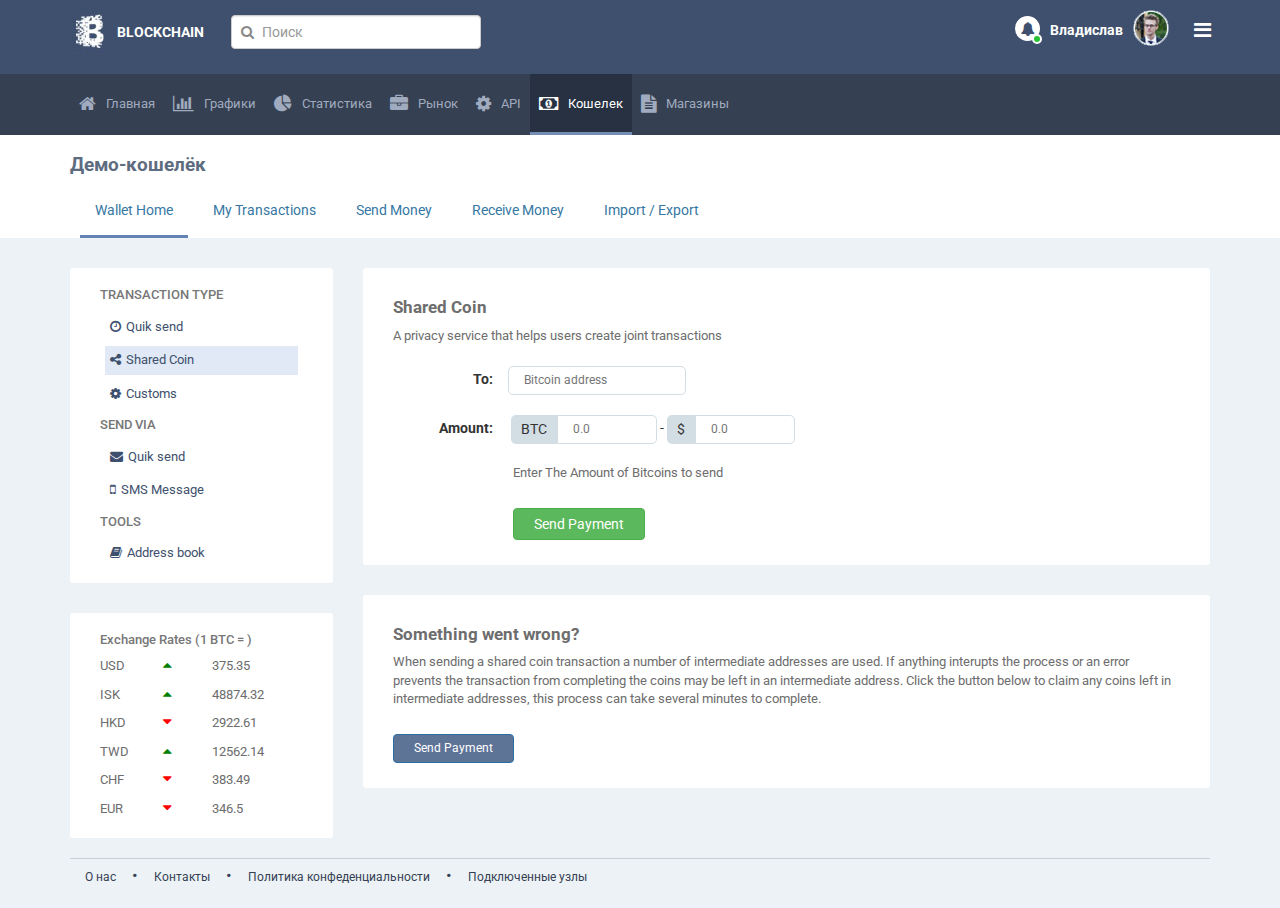
<file: demowallet_sendmoney.html>
<!DOCTYPE html>
<html>
<head>
	<title>Blockchain</title>
	<meta name="viewport" content="width=device-width, initial-scale=1.0">
	<meta charset="UTF-8">
	<script src="https://ajax.googleapis.com/ajax/libs/jquery/2.2.0/jquery.min.js"></script>
	<link rel="stylesheet" href="https://maxcdn.bootstrapcdn.com/font-awesome/4.4.0/css/font-awesome.min.css">
	<link href='https://fonts.googleapis.com/css?family=Roboto:400,500,700,400italic,300' rel='stylesheet' type='text/css'>
	<link rel="stylesheet" type="text/css" href="css/reset.css">
	<link rel="stylesheet" type="text/css" href="css/bootstrap.min.css">
	<link rel="stylesheet" type="text/css" href="css/style.css">
	<script src="js/bootstrap.js"></script>
</head>
<body>
	<div class="page-wrap">
		<header>
			<div class="header_top">
				<div class="container">
					<div class="row">	
						<div class="header_top_left">
							<a href="#"><b>BLOCKCHAIN</b></a>
							<form class="navbar-form navbar">
			       	          	<section id="search">
					        		<label for="search-input"><i class="fa fa-search"></i></label>
					        		<input id="search-input" class="form-control" placeholder="Поиск" autocomplete="off" spellcheck="false" autocorrect="off">
					    		</section>
			          		</form>
						</div>

						<div class="header_top_right">
							<div class="bell"><i class="fa fa-bell"></i><div class="green_dot"></div></div>	
							<span class="user"><b>Владислав</b></span>
							<a href="#" id="mobile_menu"><i class="fa fa-bars mobile_bars"></i></a> 
							<ul class="m_menu">
								<li class="active"><a href=""><i class="fa fa-home"></i>Главная</a></li>
								<li><a href=""><i class="fa fa-bar-chart"></i>Графики</a></li>
								<li><a href=""><i class="fa fa-pie-chart"></i>Статистика</a></li>
								<li><a href=""><i class="fa fa-briefcase"></i>Рынок</a></li>
								<li><a href=""><i class="fa fa-cog"></i>API</a></li>
								<li><a href=""><i class="fa fa-money"></i>Кошелек</a></li>
								<li><a href=""><i class="fa fa-file-text"></i>Список магазинов</a></li>
								<hr>
								<li><a href=""><i class="fa fa-unlock"></i>Войти</a></li>
								<li><a href=""><i class="fa fa-user"></i>Зарегестрироваться</a></li>
							</ul>
						</div>
					</div>		
				</div>	
			</div>

			<div class="header_bottom">
				<div class="container">
					<ul>
						<li><a href=""><i class="fa fa-home"></i>Главная</a></li>
						<li><a href=""><i class="fa fa-bar-chart"></i>Графики</a></li>
						<li><a href=""><i class="fa fa-pie-chart"></i>Статистика</a></li>
						<li><a href=""><i class="fa fa-briefcase"></i>Рынок</a></li>
						<li><a href=""><i class="fa fa-cog"></i>API</a></li>
						<li class="active"><a href=""><i class="fa fa-money"></i>Кошелек</a></li>
						<li><a href=""><i class="fa fa-file-text"></i>Магазины</a></li>
						
					</ul>
				</div>	
			</div>
		</header>
		<div id="mywallet" class="api demowallet">
			<div class="whiteblock">
				<div class="container">
					<h3>Демо-кошелёк</h3>
					<ul class="second_list">
						<li class="active"><a href="#">Wallet <br class="display_at_600"> Home</a></li>
						<li><a href="#">My <br class="display_at_600"> Transactions</a></li>
						<li><a href="#">Send <br class="display_at_600"> Money</a></li>
						<li><a href="#">Receive <br class="display_at_600"> Money</a></li>
						<li><a href="#">Import /<br class="display_at_600"> Export</a></li>
					</ul>
				</div>	
			</div>
			<div class="container sendmoney">
			<!-- CONTENT GOES HERE -->
				<!-- CONTENT GOES HERE -->

				<div class="row">
					<div class="col-sm-3 left-pannel">
						<div class="block1">
							<h6>TRANSACTION TYPE</h6>
								<a href="#"><i class="fa fa-clock-o"></i>Quik send</a>
								<a href="#" class="active"><i class="fa fa-share-alt"></i>Shared Coin</a>
								<a href="#"><i class="fa fa-cog"></i>Customs</a>
							

							<h6>SEND VIA</h6>
								<a href="#"><i class="fa fa-envelope"></i>Quik send</a>
								<a href="#"><i class="fa fa-mobile"></i>SMS Message</a>

							<h6>TOOLS</h6>
								<a href="#"><i class="fa fa-book"></i>Address book</a>
						</div>	
						<div class="block1 block2">
							<h6>Exchange Rates (1 BTC = )</h6>
							<p><span class="currency">USD</span> <span><i class="fa fa-caret-up up"></i></span>375.35</p>
							<p><span class="currency">ISK</span> <span><i class="fa fa-caret-up up"></i></span>48874.32</p>
							<p><span class="currency">HKD</span> <span><i class="fa fa-caret-down down"></i></span>2922.61</p>
							<p><span class="currency">TWD</span> <span><i class="fa fa-caret-up up"></i></span>12562.14</p>
							<p><span class="currency">CHF</span> <span><i class="fa fa-caret-down down"></i></span>383.49</p>
							<p><span class="currency">EUR</span> <span><i class="fa fa-caret-down down"></i></span>346.5</p>
						</div>
					</div>
					<div class="col-sm-9">
						<div class="block1">
							<h3>Shared Coin</h3>
							<p class="welome">A privacy service that helps users create joint transactions</p>
							<form>
								<div class="margin-top"><label>To:</label><input <input type="text" name="id" placeholder="Bitcoin address"><br></div>
								<label>Amount:</label>
								<div class="amount_input margin-top"><span class="input">BTC</span><input class="left-corner" <input type="text" name="BTC" placeholder="0.0"></div> - 
								<div class="amount_input margin-top"><span class="input">$</span><input class="left-corner" <input type="text" name="USD" placeholder="0.0"><br></div><br>
								<p class="small left-100px margin-top">Enter The Amount of Bitcoins to send</p><br>
								<button type="button" class="btn btn-success left-100px">Send Payment</button>	
							</form>
						</div>
						<div class="block1">
							<h3>Something went wrong?</h3>
							<p>When sending a shared coin transaction a number of intermediate addresses are used. If anything interupts the process or an error prevents the transaction from completing the coins may be left in an intermediate address. Click the button below to claim any coins left in intermediate addresses, this process can take several minutes to complete.</p>
							<button type="button" class="btn btn-primary">Send Payment</button>	
						</div>
					</div>
				</div>
				
					
			</div> <!-- end container -->
		</div><!-- end #main -->
	</div> <!-- end page-wrap -->	
	<footer class="footer">
		<div class="container">
			<ul>
				<li><a href="#">О нас</a></li>
				<li class="dot">.</li>
				<li><a href="#">Контакты</a></li>
				<li class="dot">.</li>
				<li><a href="#">Политика конфеденциальности</a></li>
				<li class="dot">.</li>
				<li><a href="#">Подключенные узлы</a></li>
			</ul>			
		</div>

	</footer>

<script src="https://code.highcharts.com/highcharts.js"></script>
<script src="https://code.highcharts.com/modules/exporting.js"></script>
<script type="text/javascript" src="js/script.js"></script>
</body>
</html>
</file>
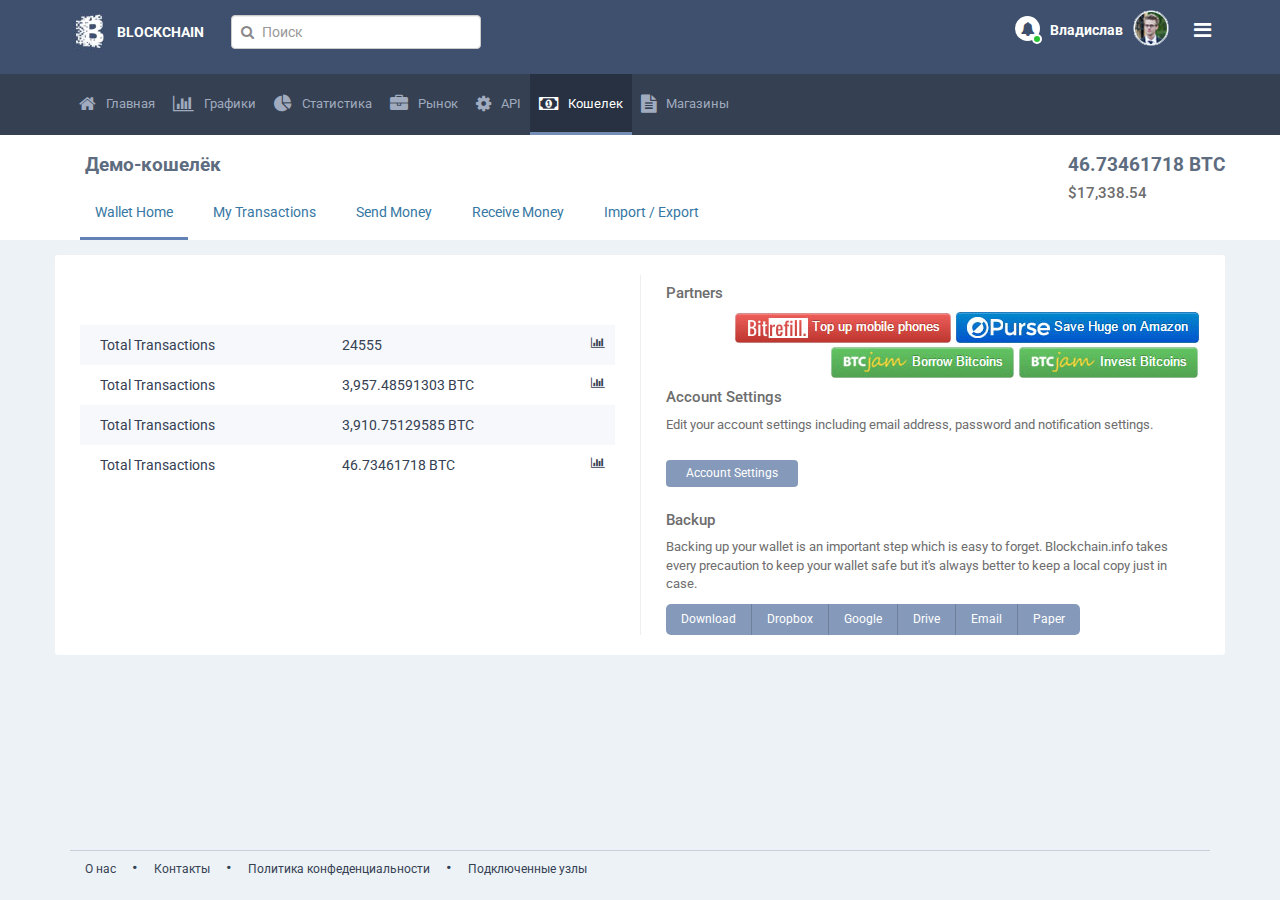
<file: demowallet_transactions.html>
<!DOCTYPE html>
<html>
<head>
	<title>Blockchain</title>
	<meta name="viewport" content="width=device-width, initial-scale=1.0">
	<meta charset="UTF-8">
	<script src="https://ajax.googleapis.com/ajax/libs/jquery/2.2.0/jquery.min.js"></script>
	<link rel="stylesheet" href="https://maxcdn.bootstrapcdn.com/font-awesome/4.4.0/css/font-awesome.min.css">
	<link href='https://fonts.googleapis.com/css?family=Roboto:400,500,700,400italic,300' rel='stylesheet' type='text/css'>
	<link rel="stylesheet" type="text/css" href="css/reset.css">
	<link rel="stylesheet" type="text/css" href="css/bootstrap.min.css">
	<link rel="stylesheet" type="text/css" href="css/style.css">
	<script src="js/bootstrap.js"></script>
</head>
<body>
	<div class="page-wrap">
		<header>
			<div class="header_top">
				<div class="container">
					<div class="row">	
						<div class="header_top_left">
							<a href="#"><b>BLOCKCHAIN</b></a>
							<form class="navbar-form navbar">
			       	          	<section id="search">
					        		<label for="search-input"><i class="fa fa-search"></i></label>
					        		<input id="search-input" class="form-control" placeholder="Поиск" autocomplete="off" spellcheck="false" autocorrect="off">
					    		</section>
			          		</form>
						</div>

						<div class="header_top_right">
							<div class="bell"><i class="fa fa-bell"></i><div class="green_dot"></div></div>	
							<span class="user"><b>Владислав</b></span>
							<a href="#" id="mobile_menu"><i class="fa fa-bars mobile_bars"></i></a> 
							<ul class="m_menu">
								<li class="active"><a href=""><i class="fa fa-home"></i>Главная</a></li>
								<li><a href=""><i class="fa fa-bar-chart"></i>Графики</a></li>
								<li><a href=""><i class="fa fa-pie-chart"></i>Статистика</a></li>
								<li><a href=""><i class="fa fa-briefcase"></i>Рынок</a></li>
								<li><a href=""><i class="fa fa-cog"></i>API</a></li>
								<li><a href=""><i class="fa fa-money"></i>Кошелек</a></li>
								<li><a href=""><i class="fa fa-file-text"></i>Список магазинов</a></li>
								<hr>
								<li><a href=""><i class="fa fa-unlock"></i>Войти</a></li>
								<li><a href=""><i class="fa fa-user"></i>Зарегестрироваться</a></li>
							</ul>
						</div>
					</div>		
				</div>	
			</div>

			<div class="header_bottom">
				<div class="container">
					<ul>
						<li><a href=""><i class="fa fa-home"></i>Главная</a></li>
						<li><a href=""><i class="fa fa-bar-chart"></i>Графики</a></li>
						<li><a href=""><i class="fa fa-pie-chart"></i>Статистика</a></li>
						<li><a href=""><i class="fa fa-briefcase"></i>Рынок</a></li>
						<li><a href=""><i class="fa fa-cog"></i>API</a></li>
						<li class="active"><a href=""><i class="fa fa-money"></i>Кошелек</a></li>
						<li><a href=""><i class="fa fa-file-text"></i>Магазины</a></li>
						
					</ul>
				</div>	
			</div>
		</header>
		<div id="mywallet" class="api demowallet transacitons">
			<div class="whiteblock">
				<div class="container">
					<div class="container">
						<h3 class="pull-left">Демо-кошелёк</h3>
						<div class="pull-right">
							<h3>46.73461718 BTC</h3>
							<h5> $17,338.54</h5>
						</div>
					</div>	

					<ul class="second_list margin-top-25">
						<li class="active"><a href="#">Wallet <br class="display_at_600"> Home</a></li>
						<li><a href="#">My <br class="display_at_600"> Transactions</a></li>
						<li><a href="#">Send <br class="display_at_600"> Money</a></li>
						<li><a href="#">Receive <br class="display_at_600"> Money</a></li>
						<li><a href="#">Import /<br class="display_at_600"> Export</a></li>
					</ul>
					
					
				</div>	
			</div>
			<div id='main'>
			<div class="container content">
			<!-- CONTENT GOES HERE -->
				<!-- CONTENT GOES HERE -->

				<div class="row block1">
					<div class="col-sm-6 center-align margin-top">
					<table>
						<tbody>
							<tr>
								<td>Total Transactions</td>
								<td>24555 <a href="#" class="pull-right"><i class="fa fa-bar-chart"></i></a></td>
							</tr>
							<tr>
								<td>Total Transactions</td>
								<td>3,957.48591303 BTC <a href="#" class="pull-right"><i class="fa fa-bar-chart"></i></a></td>
							</tr>
							<tr>
								<td>Total Transactions</td>
								<td>3,910.75129585 BTC </td>
							</tr>
							<tr>
								<td>Total Transactions</td>
								<td>46.73461718 BTC <a href="#" class="pull-right"><i class="fa fa-bar-chart"></i></a></td>
							</tr>
							
						</tbody>
					</table>
					</div>
					<div class="col-sm-6 left-line">
						<h5>Partners </h5>
						<div class="overflow">
							<a href="#"><img src="img/ad1.jpg" alt="ad 1"></a>
							<a href="#"><img src="img/ad2.jpg" alt="ad 1"></a>
							<a href="#"><img src="img/ad3.jpg" alt="ad 1"></a>
							<a href="#"><img src="img/ad4.jpg" alt="ad 1"></a>
						</div>
						

						<h5>Account Settings</h5>
						<p>Edit your account settings including email address, password and notification settings.</p>
						<button type="button" class="btn btn-primary right-pannel">Account Settings</button>
						

						<h5>Backup</h5>
						<p>Backing up your wallet is an important step which is easy to forget. Blockchain.info takes every precaution to keep your wallet safe but it's always better to keep a local copy just in case.</p>
						<ul class="backup">
							<li><a href="#">Download</a></li>
							<li><a href="#">Dropbox</a></li>
							<li><a href="#">Google</a></li>
							<li><a href="#">Drive</a></li>
							<li><a href="#">Email</a></li>
							<li><a href="#">Paper</a></li>
					    </ul>                    
					</div>
				</div>
				
			</div>		
			</div> <!-- end container -->
		</div><!-- end #main -->
	</div> <!-- end page-wrap -->	
	<footer class="footer">
		<div class="container">
			<ul>
				<li><a href="#">О нас</a></li>
				<li class="dot">.</li>
				<li><a href="#">Контакты</a></li>
				<li class="dot">.</li>
				<li><a href="#">Политика конфеденциальности</a></li>
				<li class="dot">.</li>
				<li><a href="#">Подключенные узлы</a></li>
			</ul>			
		</div>

	</footer>

<script src="https://code.highcharts.com/highcharts.js"></script>
<script src="https://code.highcharts.com/modules/exporting.js"></script>
<script type="text/javascript" src="js/graph.js"></script>
<script type="text/javascript" src="js/script.js"></script>
</body>
</html>
</file>
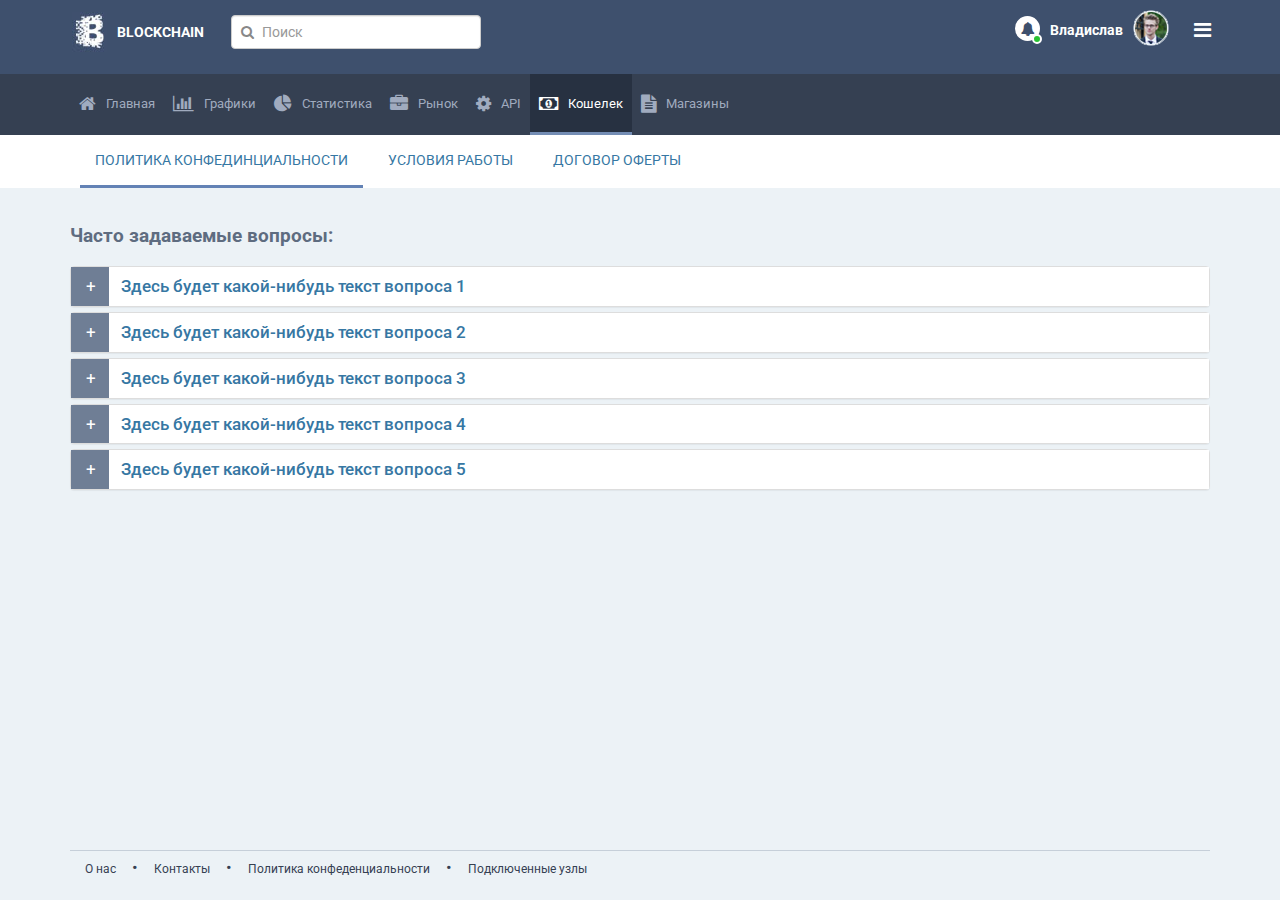
<file: faq.html>
<!DOCTYPE html>
<html>
<head>
	<title>Blockchain</title>
	<meta name="viewport" content="width=device-width, initial-scale=1.0">
	<meta charset="UTF-8">
	<script src="https://ajax.googleapis.com/ajax/libs/jquery/2.2.0/jquery.min.js"></script>
	<link rel="stylesheet" href="https://maxcdn.bootstrapcdn.com/font-awesome/4.4.0/css/font-awesome.min.css">
	<link href='https://fonts.googleapis.com/css?family=Roboto:400,500,700,400italic,300' rel='stylesheet' type='text/css'>
	<link rel="stylesheet" type="text/css" href="css/reset.css">
	<link rel="stylesheet" type="text/css" href="css/bootstrap.min.css">
	<link rel="stylesheet" type="text/css" href="css/style.css">
	<script src="js/bootstrap.js"></script>
</head>
<body>
	<div class="page-wrap">
		<header>
			<div class="header_top">
				<div class="container">
					<div class="row">	
						<div class="header_top_left">
							<a href="#"><b>BLOCKCHAIN</b></a>
							<form class="navbar-form navbar">
			       	          	<section id="search">
					        		<label for="search-input"><i class="fa fa-search"></i></label>
					        		<input id="search-input" class="form-control" placeholder="Поиск" autocomplete="off" spellcheck="false" autocorrect="off">
					    		</section>
			          		</form>
						</div>

						<div class="header_top_right">
							<div class="bell"><i class="fa fa-bell"></i><div class="green_dot"></div></div>	
							<span class="user"><b>Владислав</b></span>
							<a href="#" id="mobile_menu"><i class="fa fa-bars mobile_bars"></i></a> 
							<ul class="m_menu">
								<li class="active"><a href=""><i class="fa fa-home"></i>Главная</a></li>
								<li><a href=""><i class="fa fa-bar-chart"></i>Графики</a></li>
								<li><a href=""><i class="fa fa-pie-chart"></i>Статистика</a></li>
								<li><a href=""><i class="fa fa-briefcase"></i>Рынок</a></li>
								<li><a href=""><i class="fa fa-cog"></i>API</a></li>
								<li><a href=""><i class="fa fa-money"></i>Кошелек</a></li>
								<li><a href=""><i class="fa fa-file-text"></i>Список магазинов</a></li>
								<hr>
								<li><a href=""><i class="fa fa-unlock"></i>Войти</a></li>
								<li><a href=""><i class="fa fa-user"></i>Зарегестрироваться</a></li>
							</ul>
						</div>
					</div>		
				</div>	
			</div>

			<div class="header_bottom">
				<div class="container">
					<ul>
						<li><a href=""><i class="fa fa-home"></i>Главная</a></li>
						<li><a href=""><i class="fa fa-bar-chart"></i>Графики</a></li>
						<li><a href=""><i class="fa fa-pie-chart"></i>Статистика</a></li>
						<li><a href=""><i class="fa fa-briefcase"></i>Рынок</a></li>
						<li><a href=""><i class="fa fa-cog"></i>API</a></li>
						<li class="active"><a href=""><i class="fa fa-money"></i>Кошелек</a></li>
						<li><a href=""><i class="fa fa-file-text"></i>Магазины</a></li>
						
					</ul>
				</div>	
			</div>
		</header>
		<div id="mywallet" class="api demowallet transacitons">
			<div class="whiteblock">
				<div class="container">
					<ul class="second_list">
						<li class="active"><a href="#">ПОЛИТИКА <br class="display_at_600"> КОНФЕДИНЦИАЛЬНОСТИ</a></li>
						<li><a href="#">УСЛОВИЯ <br class="display_at_600"> РАБОТЫ</a></li>
						<li><a href="#">ДОГОВОР<br class="display_at_600"> ОФЕРТЫ</a></li>
					</ul>
					
					
				</div>	
			</div>

			<div class='faq'>
				<div class="container content">
				<!-- CONTENT GOES HERE -->
					<!-- <div class="panel panel-default">
					  <div class="panel-heading">
					    <span class="panel-title"> <span class="plus">+</span> Здесь будет какой-нибудь текст вопроса</span>
					  </div>
					  <div class="panel-body">
					    Здесь будет какой-нибудь текст ответа
					  </div>
					</div> -->
					<h3>Часто задаваемые вопросы:</h3>

					<div class="panel-group" id="accordion" role="tablist" aria-multiselectable="true">
					  <div class="panel panel-default">
					    <div class="panel-heading" role="tab" id="headingOne">
					      <h4 class="panel-title">
					        <a role="button" data-toggle="collapse" data-parent="#accordion" href="#collapseOne" aria-expanded="false" aria-controls="collapseOne" class="closed collapsed"> <span class="plus">+</span>
					          Здесь будет какой-нибудь текст вопроса 1
					        </a>
					      </h4>
					    </div>
					    <div id="collapseOne" class="panel-collapse collapse" role="tabpanel" aria-labelledby="headingOne">
					      <div class="panel-body">
					        Anim pariatur cliche reprehenderit, enim eiusmod high life accusamus terry richardson ad squid. 3 wolf moon officia aute, non cupidatat skateboard dolor brunch. Food truck quinoa nesciunt laborum eiusmod. Brunch 3 wolf moon tempor, sunt aliqua put a bird on it squid single-origin coffee nulla assumenda shoreditch et. Nihil anim keffiyeh helvetica, craft beer labore wes anderson cred nesciunt sapiente ea proident. Ad vegan excepteur butcher vice lomo. Leggings occaecat craft beer farm-to-table, raw denim aesthetic synth nesciunt you probably haven't heard of them accusamus labore sustainable VHS.
					      </div>
					    </div>
					  </div>
					  <div class="panel panel-default">
					    <div class="panel-heading" role="tab" id="headingTwo">
					      <h4 class="panel-title">
					        <a class="collapsed closed" role="button" data-toggle="collapse" data-parent="#accordion" href="#collapseTwo" aria-expanded="false" aria-controls="collapseTwo">
					          <span class="plus">+</span> Здесь будет какой-нибудь текст вопроса 2
					        </a>
					      </h4>
					    </div>
					    <div id="collapseTwo" class="panel-collapse collapse" role="tabpanel" aria-labelledby="headingTwo">
					      <div class="panel-body">
					        Anim pariatur cliche reprehenderit, enim eiusmod high life accusamus terry richardson ad squid. 3 wolf moon officia aute, non cupidatat skateboard dolor brunch. Food truck quinoa nesciunt laborum eiusmod. Brunch 3 wolf moon tempor, sunt aliqua put a bird on it squid single-origin coffee nulla assumenda shoreditch et. Nihil anim keffiyeh helvetica, craft beer labore wes anderson cred nesciunt sapiente ea proident. Ad vegan excepteur butcher vice lomo. Leggings occaecat craft beer farm-to-table, raw denim aesthetic synth nesciunt you probably haven't heard of them accusamus labore sustainable VHS.
					      </div>
					    </div>
					  </div>
					  <div class="panel panel-default">
					    <div class="panel-heading" role="tab" id="headingThree">
					      <h4 class="panel-title">
					        <a class="collapsed closed" role="button" data-toggle="collapse" data-parent="#accordion" href="#collapseThree" aria-expanded="false" aria-controls="collapseThree">
					          <span class="plus">+</span> Здесь будет какой-нибудь текст вопроса 3
					        </a>
					      </h4>
					    </div>
					    <div id="collapseThree" class="panel-collapse collapse" role="tabpanel" aria-labelledby="headingThree">
					      <div class="panel-body">
					        Anim pariatur cliche reprehenderit, enim eiusmod high life accusamus terry richardson ad squid. 3 wolf moon officia aute, non cupidatat skateboard dolor brunch. Food truck quinoa nesciunt laborum eiusmod. Brunch 3 wolf moon tempor, sunt aliqua put a bird on it squid single-origin coffee nulla assumenda shoreditch et. Nihil anim keffiyeh helvetica, craft beer labore wes anderson cred nesciunt sapiente ea proident. Ad vegan excepteur butcher vice lomo. Leggings occaecat craft beer farm-to-table, raw denim aesthetic synth nesciunt you probably haven't heard of them accusamus labore sustainable VHS.
					      </div>
					    </div>
					  </div>
					  <div class="panel panel-default">
					    <div class="panel-heading" role="tab" id="headingFour">
					      <h4 class="panel-title">
					        <a role="button" data-toggle="collapse" data-parent="#accordion" href="#collapseFour" aria-expanded="false" aria-controls="collapseFour" class="closed collapsed"> <span class="plus">+</span>
					          Здесь будет какой-нибудь текст вопроса 4
					        </a>
					      </h4>
					    </div>
					    <div id="collapseFour" class="panel-collapse collapse" role="tabpanel" aria-labelledby="headingFour">
					      <div class="panel-body">
					        Anim pariatur cliche reprehenderit, enim eiusmod high life accusamus terry richardson ad squid. 3 wolf moon officia aute, non cupidatat skateboard dolor brunch. Food truck quinoa nesciunt laborum eiusmod. Brunch 3 wolf moon tempor, sunt aliqua put a bird on it squid single-origin coffee nulla assumenda shoreditch et. Nihil anim keffiyeh helvetica, craft beer labore wes anderson cred nesciunt sapiente ea proident. Ad vegan excepteur butcher vice lomo. Leggings occaecat craft beer farm-to-table, raw denim aesthetic synth nesciunt you probably haven't heard of them accusamus labore sustainable VHS.
					      </div>
					    </div>
					  </div>
					  <div class="panel panel-default">
					    <div class="panel-heading" role="tab" id="headingFive">
					      <h4 class="panel-title">
					        <a role="button" data-toggle="collapse" data-parent="#accordion" href="#collapseFive" aria-expanded="false" aria-controls="collapseFive" class="closed collapsed"> <span class="plus">+</span>
					          Здесь будет какой-нибудь текст вопроса 5
					        </a>
					      </h4>
					    </div>
					    <div id="collapseFive" class="panel-collapse collapse" role="tabpanel" aria-labelledby="headingFive">
					      <div class="panel-body">
					        Anim pariatur cliche reprehenderit, enim eiusmod high life accusamus terry richardson ad squid. 3 wolf moon officia aute, non cupidatat skateboard dolor brunch. Food truck quinoa nesciunt laborum eiusmod. Brunch 3 wolf moon tempor, sunt aliqua put a bird on it squid single-origin coffee nulla assumenda shoreditch et. Nihil anim keffiyeh helvetica, craft beer labore wes anderson cred nesciunt sapiente ea proident. Ad vegan excepteur butcher vice lomo. Leggings occaecat craft beer farm-to-table, raw denim aesthetic synth nesciunt you probably haven't heard of them accusamus labore sustainable VHS.
					      </div>
					    </div>
					  </div>
					</div>
				</div> <!-- end container -->
			</div><!-- end #main -->
	</div> <!-- end page-wrap -->	
	</div>
	<footer class="footer">
		<div class="container">
			<ul>
				<li><a href="#">О нас</a></li>
				<li class="dot">.</li>
				<li><a href="#">Контакты</a></li>
				<li class="dot">.</li>
				<li><a href="#">Политика конфеденциальности</a></li>
				<li class="dot">.</li>
				<li><a href="#">Подключенные узлы</a></li>
			</ul>			
		</div>
	</footer>

<script src="https://code.highcharts.com/highcharts.js"></script>
<script src="https://code.highcharts.com/modules/exporting.js"></script>
<script type="text/javascript" src="js/graph.js"></script>
<script type="text/javascript" src="js/script.js"></script>
</body>
</html>
</file>
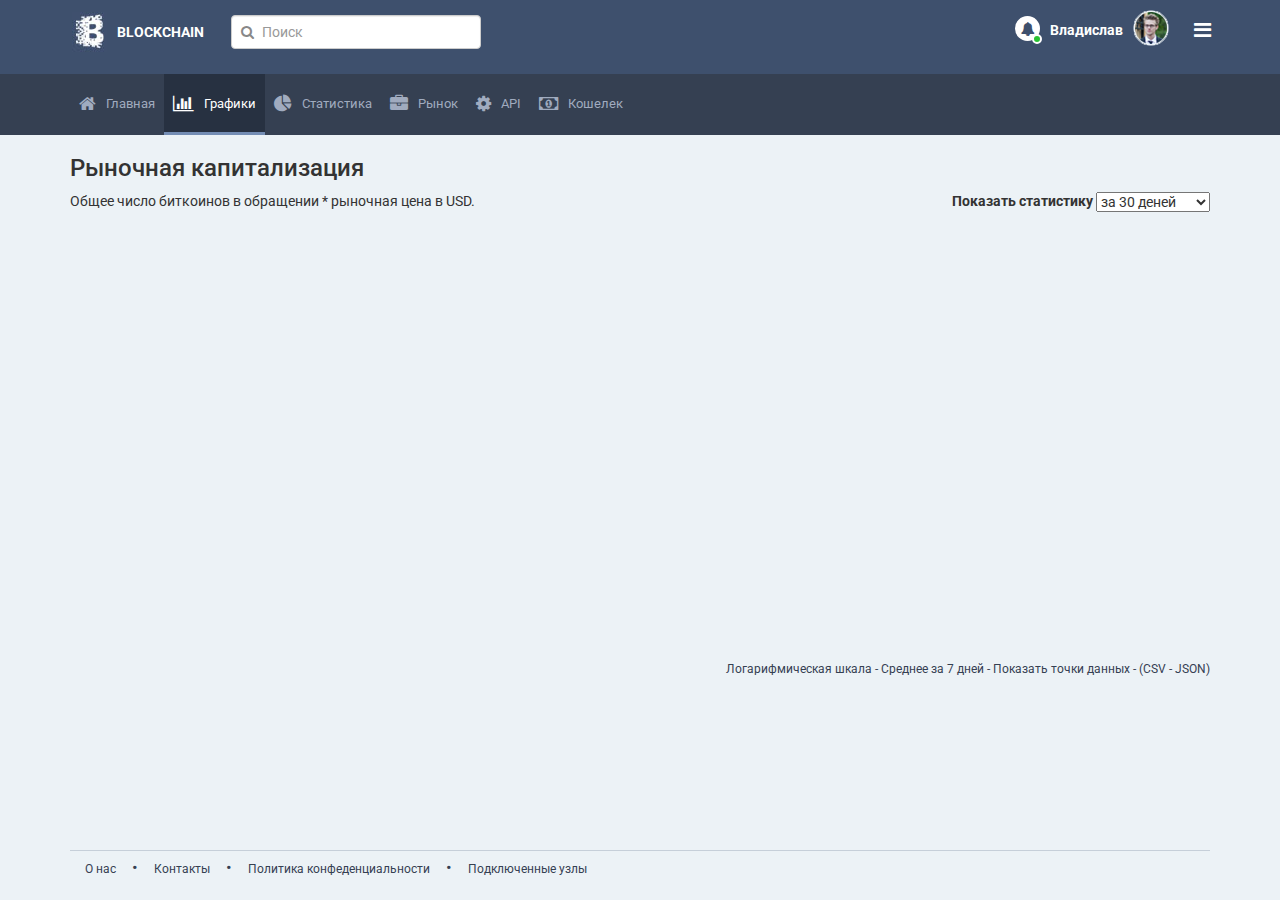
<file: graphic.html>
<!DOCTYPE html>
<html>
<head>
	<title>Blockchain</title>
	<meta name="viewport" content="width=device-width, initial-scale=1.0">
	<meta charset="UTF-8">
	<script src="https://ajax.googleapis.com/ajax/libs/jquery/2.2.0/jquery.min.js"></script>
	<link rel="stylesheet" href="https://maxcdn.bootstrapcdn.com/font-awesome/4.4.0/css/font-awesome.min.css">
	<link href='https://fonts.googleapis.com/css?family=Roboto:400,500,700,400italic,300' rel='stylesheet' type='text/css'>
	<link rel="stylesheet" type="text/css" href="css/reset.css">
	<link rel="stylesheet" type="text/css" href="css/bootstrap.min.css">
	<link rel="stylesheet" type="text/css" href="css/style.css">
	<script src="js/bootstrap.js"></script>
</head>
<body>
	<div class="page-wrap">
		<header>
			<div class="header_top">
				<div class="container">
					<div class="row">	
						<div class="header_top_left">
							<a href="#"><b>BLOCKCHAIN</b></a>
							<form class="navbar-form navbar">
			       	          	<section id="search">
					        		<label for="search-input"><i class="fa fa-search"></i></label>
					        		<input id="search-input" class="form-control" placeholder="Поиск" autocomplete="off" spellcheck="false" autocorrect="off">
					    		</section>
			          		</form>
						</div>

						<div class="header_top_right">
						<div class="bell"><i class="fa fa-bell"></i><div class="green_dot"></div></div>	
						<span class="user"><b>Владислав</b></span>
						<a href="#" id="mobile_menu"><i class="fa fa-bars mobile_bars"></i></a> 
						<ul class="m_menu">
							<li class="active"><a href=""><i class="fa fa-home"></i>Главная</a></li>
							<li><a href=""><i class="fa fa-bar-chart"></i>Графики</a></li>
							<li><a href=""><i class="fa fa-pie-chart"></i>Статистика</a></li>
							<li><a href=""><i class="fa fa-briefcase"></i>Рынок</a></li>
							<li><a href=""><i class="fa fa-cog"></i>API</a></li>
							<li><a href=""><i class="fa fa-money"></i>Кошелек</a></li>
							<li><a href=""><i class="fa fa-file-text"></i>Список магазинов</a></li>
							<hr>
							<li><a href=""><i class="fa fa-unlock"></i>Войти</a></li>
							<li><a href=""><i class="fa fa-user"></i>Зарегестрироваться</a></li>
						</ul>
					</div>
					</div>		
				</div>	
			</div>

			<div class="header_bottom">
				<div class="container">
					<ul>
						<li><a href=""><i class="fa fa-home"></i>Главная</a></li>
						<li class="active"><a href=""><i class="fa fa-bar-chart"></i>Графики</a></li>
						<li><a href=""><i class="fa fa-pie-chart"></i>Статистика</a></li>
						<li><a href=""><i class="fa fa-briefcase"></i>Рынок</a></li>
						<li><a href=""><i class="fa fa-cog"></i>API</a></li>
						<li><a href=""><i class="fa fa-money"></i>Кошелек</a></li>
					</ul>
				</div>	
			</div>
		</header>
		<div id="graphic">
			<div class="container">
			<!-- CONTENT GOES HERE -->
				<h3>Рыночная капитализация</h3>
				<p class="welcome pull-left">Общее число биткоинов в обращении * рыночная цена в USD.</p>
				<form class="pull-right">
					<label>Показать статистику</label>
					<select>
						<option>за 30 деней</option>
						<option>за 2 месяца</option>
						<option>за 3 месяца</option>
						<option>за 4 месяца</option>
						<option>за 6 месяца</option>
						<option>за 12 месяцев</option>
					</select>
				</form>
				

				<div class="margin" id="container" style="min-width: 310px; height: 400px;"></div>
				<p class="pull-right info">Логарифмическая шкала  -  Среднее за 7 дней  -  Показать точки данных  -  (CSV - JSON)</p>

				</div> <!-- end row -->
			</div> <!-- end container -->
		</div><!-- end #main -->
	</div>	<!-- end page-wrap -->

	<footer class="footer">
		<div class="container">
			<ul>
				<li><a href="#">О нас</a></li>
				<li class="dot">.</li>
				<li><a href="#">Контакты</a></li>
				<li class="dot">.</li>
				<li><a href="#">Политика конфеденциальности</a></li>
				<li class="dot">.</li>
				<li><a href="#">Подключенные узлы</a></li>
			</ul>			
		</div>

	</footer>
	<script src="https://code.highcharts.com/highcharts.js"></script>
	<script src="https://code.highcharts.com/modules/exporting.js"></script>
	<script type="text/javascript" src="js/graph.js"></script>
	<script src="js/script.js"></script>
</body>
</html>
</file>
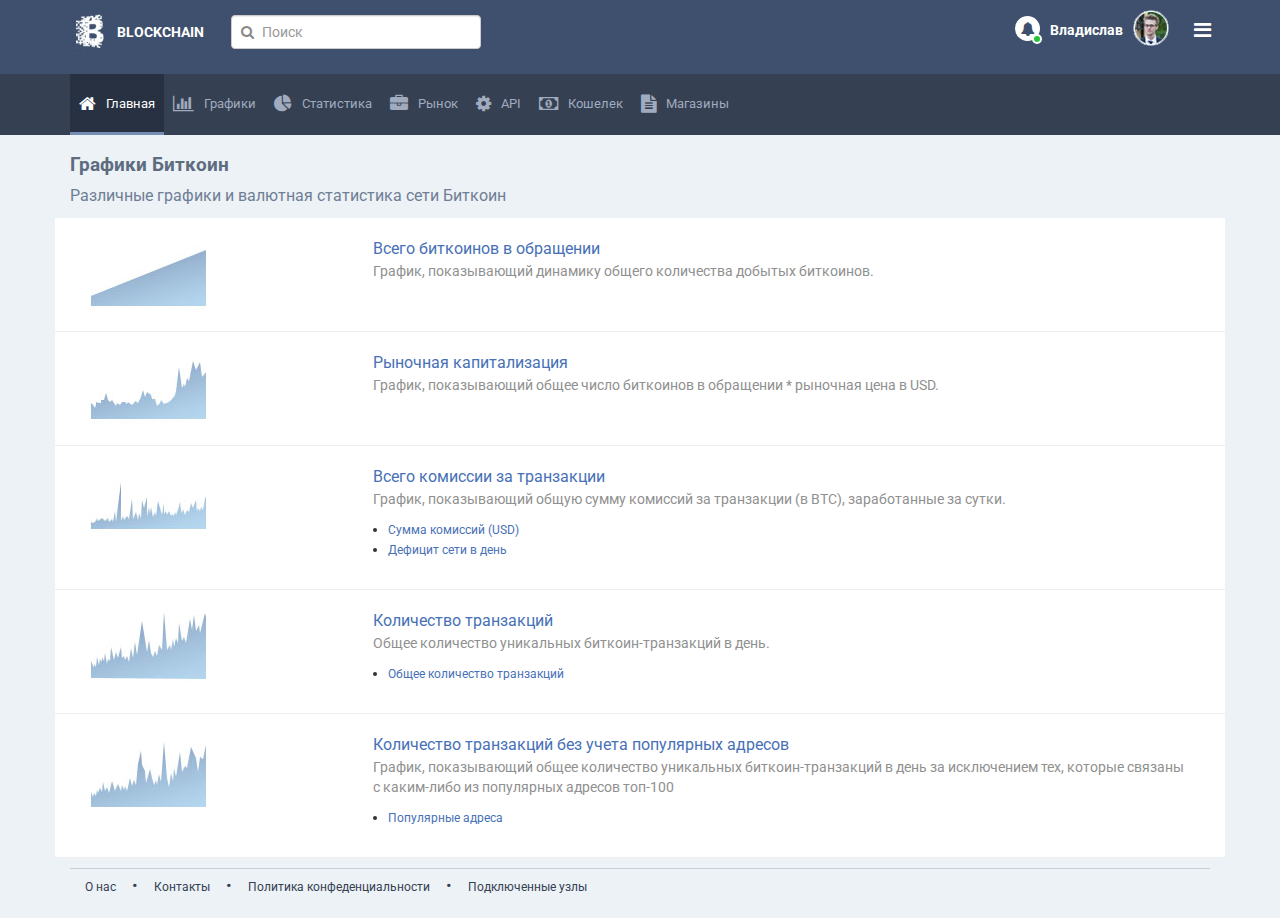
<file: graphics.html>
<!DOCTYPE html>
<html>
<head>
	<title>Blockchain</title>
	<meta name="viewport" content="width=device-width, initial-scale=1.0">
	<meta charset="UTF-8">
	<script src="https://ajax.googleapis.com/ajax/libs/jquery/2.2.0/jquery.min.js"></script>
	<link rel="stylesheet" href="https://maxcdn.bootstrapcdn.com/font-awesome/4.4.0/css/font-awesome.min.css">
	<link href='https://fonts.googleapis.com/css?family=Roboto:400,500,700,400italic,300' rel='stylesheet' type='text/css'>
	<link rel="stylesheet" type="text/css" href="css/reset.css">
	<link rel="stylesheet" type="text/css" href="css/bootstrap.min.css">
	<link rel="stylesheet" type="text/css" href="css/style.css">
	<script src="js/bootstrap.js"></script>
</head>
<body>
	<header>
		<div class="header_top">
			<div class="container">
				<div class="row">	
					<div class="header_top_left">
						<a href="#"><b>BLOCKCHAIN</b></a>
						<form class="navbar-form navbar">
		       	          	<section id="search">
				        		<label for="search-input"><i class="fa fa-search"></i></label>
				        		<input id="search-input" class="form-control" placeholder="Поиск" autocomplete="off" spellcheck="false" autocorrect="off">
				    		</section>
		          		</form>
					</div>

					<div class="header_top_right">
						<div class="bell"><i class="fa fa-bell"></i><div class="green_dot"></div></div>	
						<span class="user"><b>Владислав</b></span>
						<a href="#" id="mobile_menu"><i class="fa fa-bars mobile_bars"></i></a> 
						<ul class="m_menu">
							<li class="active"><a href=""><i class="fa fa-home"></i>Главная</a></li>
							<li><a href=""><i class="fa fa-bar-chart"></i>Графики</a></li>
							<li><a href=""><i class="fa fa-pie-chart"></i>Статистика</a></li>
							<li><a href=""><i class="fa fa-briefcase"></i>Рынок</a></li>
							<li><a href=""><i class="fa fa-cog"></i>API</a></li>
							<li><a href=""><i class="fa fa-money"></i>Кошелек</a></li>
							<li><a href=""><i class="fa fa-file-text"></i>Список магазинов</a></li>
							<hr>
							<li><a href=""><i class="fa fa-unlock"></i>Войти</a></li>
							<li><a href=""><i class="fa fa-user"></i>Зарегестрироваться</a></li>
						</ul>
					</div>
				</div>		
			</div>	
		</div>

		<div class="header_bottom">
			<div class="container">
				<ul>
					<li class="active"><a href=""><i class="fa fa-home"></i>Главная</abarli>
					<li><a href=""><i class="fa fa-bar-chart"></i>Графики</a></li>
					<li><a href=""><i class="fa fa-pie-chart"></i>Статистика</a></li>
					<li><a href=""><i class="fa fa-briefcase"></i>Рынок</a></li>
					<li><a href=""><i class="fa fa-cog"></i>API</a></li>
					<li><a href=""><i class="fa fa-money"></i>Кошелек</a></li>
					<li><a href=""><i class="fa fa-file-text"></i>Магазины</a></li>
				</ul>
			</div>	
		</div>
	</header>
	<div id="graphics">
		<div class="container">
		<!-- CONTENT GOES HERE -->
			<h3>Графики Биткоин</h3>
			<p class="welcome">Различные графики и валютная статистика сети Биткоин</p>

			<div class="row">
				<div class="graph col-xs-3"><img src="img/graph1.jpg"></div>
				<div class="col-xs-9">
					<a href="#">Всего биткоинов в обращении </a>
					<p>График, показывающий динамику общего количества добытых биткоинов.</p>
				</div>
			</div>	

			<div class="row">
				<div class="graph col-xs-3"><img src="img/graph2.jpg"></div>
				<div class="col-xs-9">
					<a href="#">Рыночная капитализация</a>
					<p>График, показывающий общее число биткоинов в обращении * рыночная цена в USD.</p>
				</div>
			</div>

			<div class="row">	
				<div class="graph col-xs-3"><img src="img/graph3.jpg"></div>
				<div class="col-xs-9">
					<a href="#">Всего комиссии за транзакции</a>
					<p>График, показывающий общую сумму комиссий за транзакции (в BTC), заработанные за сутки.</p>
					<ul>	
						<li><a href="#">Сумма комиссий (USD)</a></li>
						<li><a href="#">Дефицит сети в день</a></li>
					</ul>
				</div>
			</div>	

			<div class="row">	
				<div class="graph col-xs-3"><img src="img/graph4.jpg"></div>
				<div class="col-xs-9">
					<a href="#">Количество транзакций</a>
					<p>Общее количество уникальных биткоин-транзакций в день.</p>
					<ul>	
						<li><a href="#">Общее количество транзакций</a></li>
					</ul>	
				</div>
			</div>	

			<div class="row">	
				<div class="graph col-xs-3"><img src="img/graph5.jpg"></div>
				<div class="col-xs-9">
					<a href="#">Количество транзакций без учета популярных адресов</a>
					<p>График, показывающий общее количество уникальных биткоин-транзакций в день за исключением тех, которые связаны с каким-либо из популярных адресов топ-100</p>
					<ul>	
						<li><a href="#">Популярные адреса</a></li>
					</ul>
				</div>
			</div>	




			</div>

				
		</div> <!-- end container -->
	</div><!-- end #main -->

	<footer class="footer">
		<div class="container">
			<ul>
				<li><a href="#">О нас</a></li>
				<li class="dot">.</li>
				<li><a href="#">Контакты</a></li>
				<li class="dot">.</li>
				<li><a href="#">Политика конфеденциальности</a></li>
				<li class="dot">.</li>
				<li><a href="#">Подключенные узлы</a></li>
			</ul>			
		</div>

	</footer>
	<script src="js/script.js"></script>
</body>
</html>
</file>
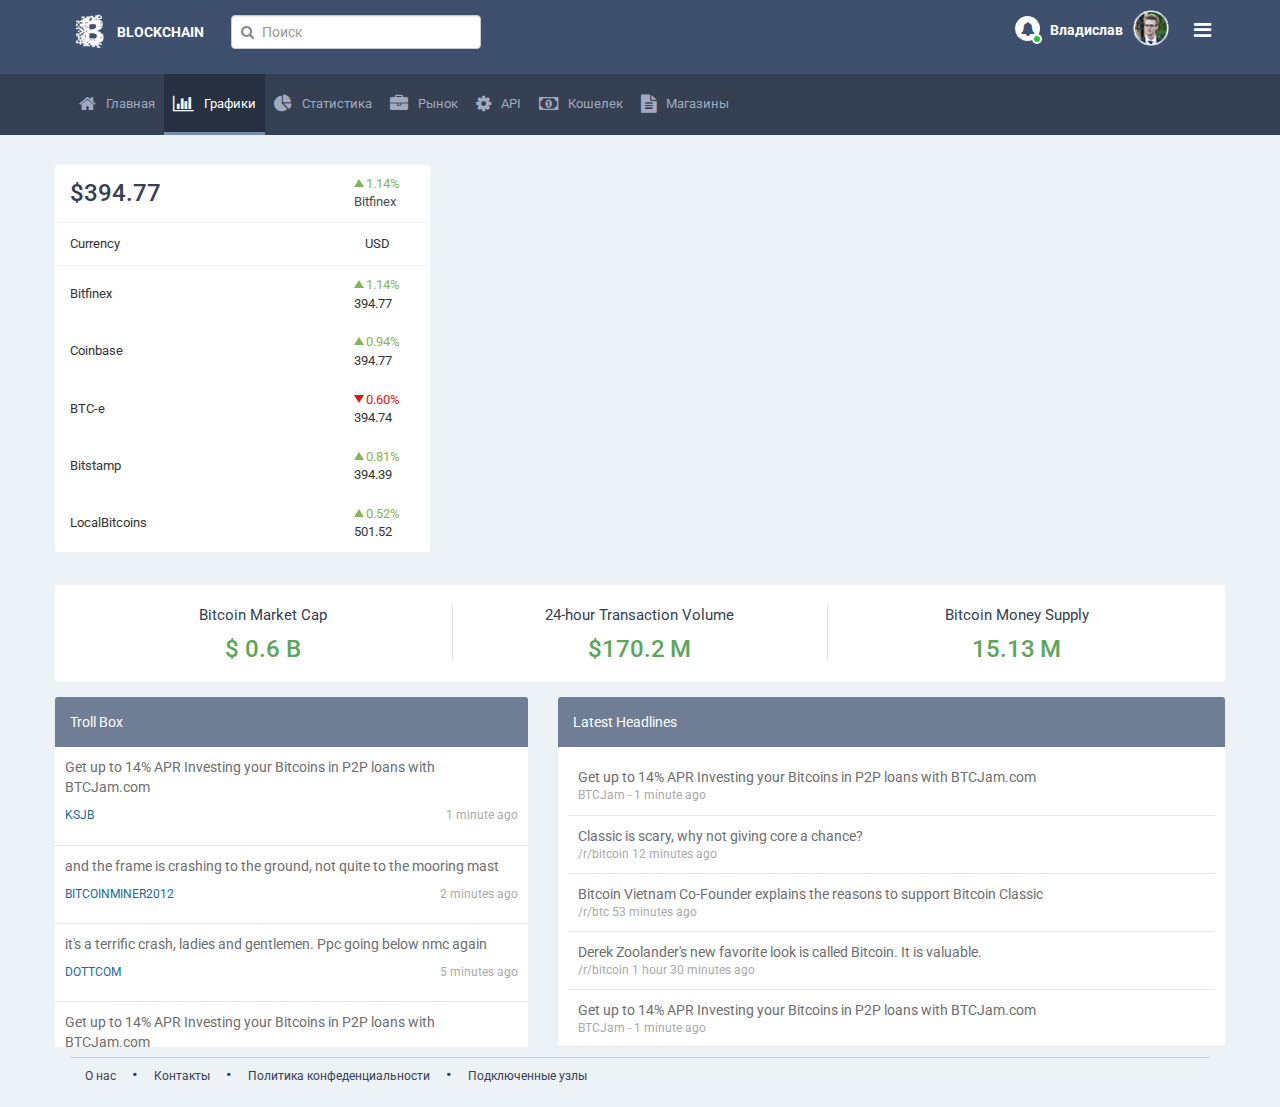
<file: markets.html>
<!DOCTYPE html>
<html>
<head>
	<title>Blockchain</title>
	<meta name="viewport" content="width=device-width, initial-scale=1.0">
	<meta charset="UTF-8">
	<script src="https://ajax.googleapis.com/ajax/libs/jquery/2.2.0/jquery.min.js"></script>
	<link rel="stylesheet" href="https://maxcdn.bootstrapcdn.com/font-awesome/4.4.0/css/font-awesome.min.css">
	<link href='https://fonts.googleapis.com/css?family=Roboto:400,500,700,400italic,300' rel='stylesheet' type='text/css'>
	<link rel="stylesheet" type="text/css" href="css/reset.css">
	<link rel="stylesheet" type="text/css" href="css/bootstrap.min.css">
	<link rel="stylesheet" type="text/css" href="css/style.css">
	<script src="js/bootstrap.js"></script>
</head>
<body>
	<div class="page-wrap">
		<header>
			<div class="header_top">
				<div class="container">
					<div class="row">	
						<div class="header_top_left">
							<a href="#"><b>BLOCKCHAIN</b></a>
							<form class="navbar-form navbar">
			       	          	<section id="search">
					        		<label for="search-input"><i class="fa fa-search"></i></label>
					        		<input id="search-input" class="form-control" placeholder="Поиск" autocomplete="off" spellcheck="false" autocorrect="off">
					    		</section>
			          		</form>
						</div>

						<div class="header_top_right">
						<div class="bell"><i class="fa fa-bell"></i><div class="green_dot"></div></div>	
						<span class="user"><b>Владислав</b></span>
						<a href="#" id="mobile_menu"><i class="fa fa-bars mobile_bars"></i></a> 
						<ul class="m_menu">
							<li class="active"><a href=""><i class="fa fa-home"></i>Главная</a></li>
							<li><a href=""><i class="fa fa-bar-chart"></i>Графики</a></li>
							<li><a href=""><i class="fa fa-pie-chart"></i>Статистика</a></li>
							<li><a href=""><i class="fa fa-briefcase"></i>Рынок</a></li>
							<li><a href=""><i class="fa fa-cog"></i>API</a></li>
							<li><a href=""><i class="fa fa-money"></i>Кошелек</a></li>
							<li><a href=""><i class="fa fa-file-text"></i>Список магазинов</a></li>
							<hr>
							<li><a href=""><i class="fa fa-unlock"></i>Войти</a></li>
							<li><a href=""><i class="fa fa-user"></i>Зарегестрироваться</a></li>
						</ul>
					</div>
					</div>		
				</div>	
			</div>

			<div class="header_bottom">
				<div class="container">
					<ul>
						<li><a href=""><i class="fa fa-home"></i>Главная</a></li>
						<li class="active"><a href=""><i class="fa fa-bar-chart"></i>Графики</a></li>
						<li><a href=""><i class="fa fa-pie-chart"></i>Статистика</a></li>
						<li><a href=""><i class="fa fa-briefcase"></i>Рынок</a></li>
						<li><a href=""><i class="fa fa-cog"></i>API</a></li>
						<li><a href=""><i class="fa fa-money"></i>Кошелек</a></li>
						<li><a href=""><i class="fa fa-file-text"></i>Магазины</a></li>
					</ul>
				</div>	
			</div>
		</header>
		<div id="markets">
			<div class="container">
			<!-- CONTENT GOES HERE -->
				<div class="row">
					<div class="col-sm-4 sidebar margin">
						<div class="top">
							<h2>$394.77</h2>
							<div class="pull-right"><span class="up">1.14%</span><br>Bitfinex</div>
						</div>

						<div class="currency">Currency <span class="pull-right">USD</span></div>

						<div class="selected"><p>Bitfinex</p><div class="pull-right"><span class="up">1.14%</span><br>394.77</div></div>
						<div><p>Coinbase</p><div class="pull-right"><span class="up">0.94%</span><br>394.77</div></div>
						<div><p>BTC-e</p><div class="pull-right"><span class="down">0.60%</span><br>394.74</div></div>
						<div><p>Bitstamp</p><div class="pull-right"><span class="up">0.81%</span><br>394.39</div></div>
						<div><p>LocalBitcoins</p><div class="pull-right"><span class="up">0.52%</span><br>501.52</div></div>
					</div>

					<div class="col-sm-8 margin" id="container" style="min-width: 310px; height: 400px;"></div>
				</div>

				<div class="row info">
					<div class="col-xs-4">
						<p>Bitcoin Market Cap</p>
						<h2>$ 0.6 B</h2>
					</div>
					<div class="col-xs-4">
						<p>24-hour Transaction Volume</p>
						<h2>$170.2 M</h2>
					</div>
					<div class="col-xs-4">
						<p>Bitcoin Money Supply</p>
						<h2>15.13 M</h2>
					</div>
				</div>

				<div class="row">
					<div class="troll_box col-sm-5">
						<div class="header">
							Troll Box
						</div>
						<div class="inside">
							<div class="troll_news">
								<p>Get up to 14% APR Investing your Bitcoins in P2P loans with BTCJam.com</p>
								<a href="#" class="pull-left">KSJB</a>
								<p class="time_info pull-right">1 minute ago</p>
							</div>

							<div class="troll_news">
								<p>and the frame is crashing to the ground, not quite to the mooring mast</p>
								<a href="#" class="pull-left">BITCOINMINER2012</a>
								<p class="time_info pull-right">2 minutes ago</p>
							</div>

							<div class="troll_news">
								<p>it's a terrific crash, ladies and gentlemen. Ppc going below nmc again</p>
								<a href="#" class="pull-left">DOTTCOM</a>
								<p class="time_info pull-right">5 minutes ago</p>
							</div>

							<div class="troll_news">
								<p>Get up to 14% APR Investing your Bitcoins in P2P loans with BTCJam.com</p>
								<a href="#" class="pull-left">KSJB</a>
								<p class="time_info pull-right">10 minute ago</p>
							</div>

							<div class="troll_news">
								<p>Get up to 14% APR Investing your Bitcoins in P2P loans with BTCJam.com</p>
								<a href="#" class="pull-left">DOTTCOM</a>
								<p class="time_info pull-right">10 minutes ago</p>
							</div>

							<div class="troll_news">
								<p>Get up to 14% APR Investing your Bitcoins in P2P loans with BTCJam.com</p>
								<a href="#" class="pull-left">KSJB</a>
								<p class="time_info pull-right">10 minutes ago</p>
							</div>

							<div class="troll_news">
								<p>Get up to 14% APR Investing your Bitcoins in P2P loans with BTCJam.com</p>
								<a href="#" class="pull-left">BITCOINMINER2012</a>
								<p class="time_info pull-right">11 minutes ago</p>
							</div>
						</div>	
					</div>

					<div class="latest_headlines col-sm-7">
						<div class="header">Latest Headlines</div>
						<div class="inside">
							<div class="headlines">
								<p>Get up to 14% APR Investing your Bitcoins in P2P loans with BTCJam.com</p>
								<p class="time_info">BTCJam - 1 minute ago</p>
							</div>
							<div class="headlines">
								<p>Classic is scary, why not giving core a chance?</p>
								<p class="time_info">/r/bitcoin 12 minutes ago</p>
							</div>
							<div class="headlines">
								<p>Bitcoin Vietnam Co-Founder explains the reasons to support Bitcoin Classic</p>
								<p class="time_info">/r/btc 53 minutes ago</p>
							</div>
							<div class="headlines">
								<p>Derek Zoolander's new favorite look is called Bitcoin. It is valuable.</p>
								<p class="time_info">/r/bitcoin 1 hour 30 minutes ago</p>
							</div>
							<div class="headlines">
								<p>Get up to 14% APR Investing your Bitcoins in P2P loans with BTCJam.com</p>
								<p class="time_info">BTCJam - 1 minute ago</p>
							</div>
							<div class="headlines">
								<p>Get up to 14% APR Investing your Bitcoins in P2P loans with BTCJam.com</p>
								<p class="time_info">BTCJam - 1 minute ago</p>
							</div>
							<div class="headlines">
								<p>Get up to 14% APR Investing your Bitcoins in P2P loans with BTCJam.com</p>
								<p class="time_info">BTCJam - 1 minute ago</p>
							</div>
							<div class="headlines">
								<p>Get up to 14% APR Investing your Bitcoins in P2P loans with BTCJam.com</p>
								<p class="time_info">BTCJam - 1 minute ago</p>
							</div>
						</div>	
					</div>
				</div>
				
					
			</div> <!-- end container -->
		</div><!-- end #main -->
	</div> <!-- end page-wrap -->	
	<footer class="footer">
		<div class="container">
			<ul>
				<li><a href="#">О нас</a></li>
				<li class="dot">.</li>
				<li><a href="#">Контакты</a></li>
				<li class="dot">.</li>
				<li><a href="#">Политика конфеденциальности</a></li>
				<li class="dot">.</li>
				<li><a href="#">Подключенные узлы</a></li>
			</ul>			
		</div>

	</footer>

<script src="https://code.highcharts.com/highcharts.js"></script>
<script src="https://code.highcharts.com/modules/exporting.js"></script>
<script type="text/javascript" src="js/graph.js"></script>
<script src="js/script.js"></script>
</body>
</html>
</file>
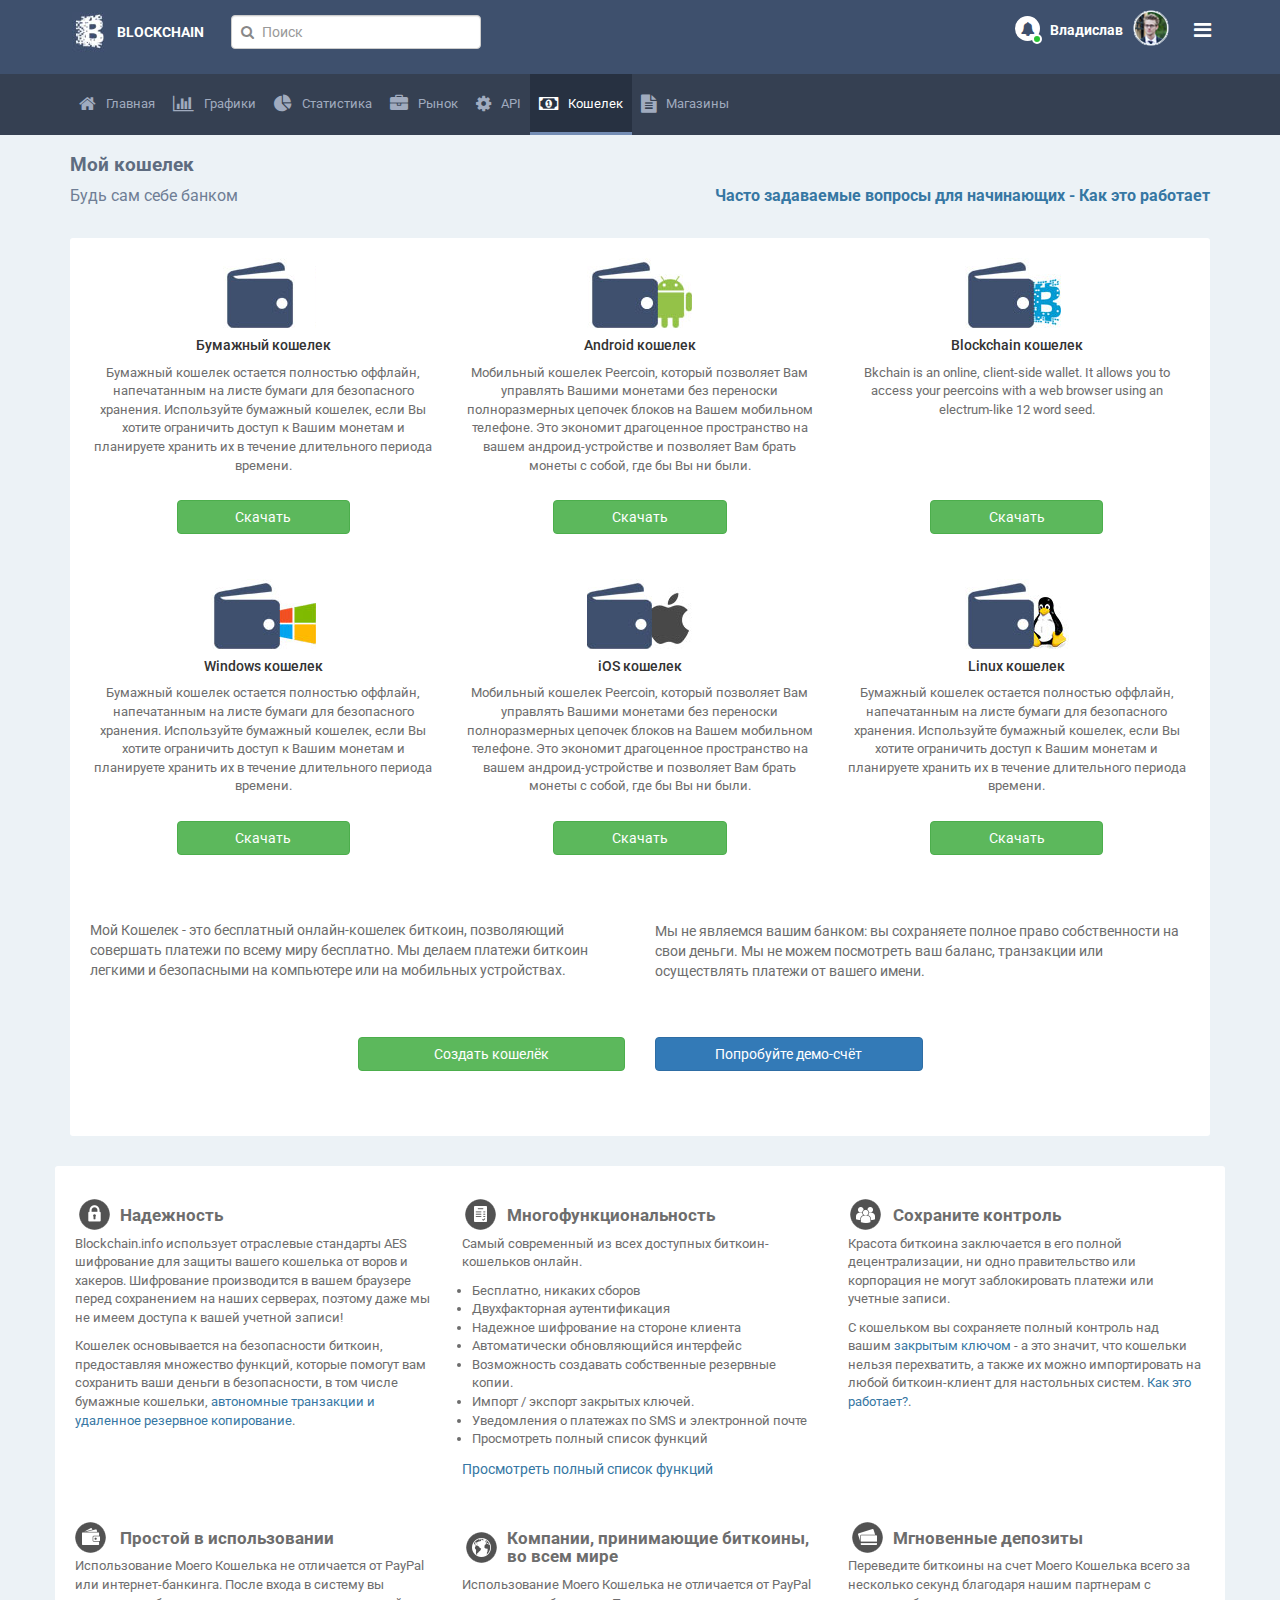
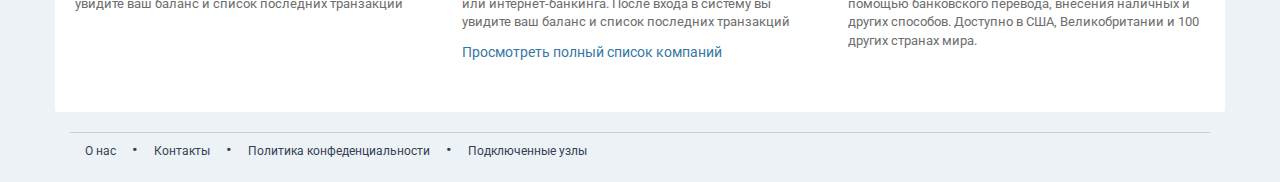
<file: mywallet.html>
<!DOCTYPE html>
<html>
<head>
	<title>Blockchain</title>
	<meta name="viewport" content="width=device-width, initial-scale=1.0">
	<meta charset="UTF-8">
	<script src="https://ajax.googleapis.com/ajax/libs/jquery/2.2.0/jquery.min.js"></script>
	<link rel="stylesheet" href="https://maxcdn.bootstrapcdn.com/font-awesome/4.4.0/css/font-awesome.min.css">
	<link href='https://fonts.googleapis.com/css?family=Roboto:400,500,700,400italic,300' rel='stylesheet' type='text/css'>
	<link rel="stylesheet" type="text/css" href="css/reset.css">
	<link rel="stylesheet" type="text/css" href="css/bootstrap.min.css">
	<link rel="stylesheet" type="text/css" href="css/style.css">
	<script src="js/bootstrap.js"></script>
</head>
<body>
	<div class="page-wrap">
		<header>
			<div class="header_top">
				<div class="container">
					<div class="row">	
						<div class="header_top_left">
							<a href="#"><b>BLOCKCHAIN</b></a>
							<form class="navbar-form navbar">
			       	          	<section id="search">
					        		<label for="search-input"><i class="fa fa-search"></i></label>
					        		<input id="search-input" class="form-control" placeholder="Поиск" autocomplete="off" spellcheck="false" autocorrect="off">
					    		</section>
			          		</form>
						</div>

					<div class="header_top_right">
						<div class="bell"><i class="fa fa-bell"></i><div class="green_dot"></div></div>	
						<span class="user"><b>Владислав</b></span>
						<a href="#" id="mobile_menu"><i class="fa fa-bars mobile_bars"></i></a> 
						<ul class="m_menu">
							<li class="active"><a href=""><i class="fa fa-home"></i>Главная</a></li>
							<li><a href=""><i class="fa fa-bar-chart"></i>Графики</a></li>
							<li><a href=""><i class="fa fa-pie-chart"></i>Статистика</a></li>
							<li><a href=""><i class="fa fa-briefcase"></i>Рынок</a></li>
							<li><a href=""><i class="fa fa-cog"></i>API</a></li>
							<li><a href=""><i class="fa fa-money"></i>Кошелек</a></li>
							<li><a href=""><i class="fa fa-file-text"></i>Список магазинов</a></li>
							<hr>
							<li><a href=""><i class="fa fa-unlock"></i>Войти</a></li>
							<li><a href=""><i class="fa fa-user"></i>Зарегестрироваться</a></li>
						</ul>
					</div>
					</div>		
				</div>	
			</div>

			<div class="header_bottom">
				<div class="container">
					<ul>
						<li><a href=""><i class="fa fa-home"></i>Главная</a></li>
						<li><a href=""><i class="fa fa-bar-chart"></i>Графики</a></li>
						<li><a href=""><i class="fa fa-pie-chart"></i>Статистика</a></li>
						<li><a href=""><i class="fa fa-briefcase"></i>Рынок</a></li>
						<li><a href=""><i class="fa fa-cog"></i>API</a></li>
						<li class="active"><a href=""><i class="fa fa-money"></i>Кошелек</a></li>
						<li><a href=""><i class="fa fa-file-text"></i>Магазины</a></li>
					</ul>
				</div>	
			</div>
		</header>
		<div id="mywallet">
			<div class="container">
			<!-- CONTENT GOES HERE -->
				<!-- CONTENT GOES HERE -->
				<h3>Мой кошелек</h3>
				<p class="welcome">Будь сам себе банком<span class="floatRight"><a href="#"><b>Часто задаваемые вопросы для начинающих - Как это работает</b></a></span></p>
				<div class="block1">
					<div class="row">
						<div class="col-sm-4 center-align">
							<div class="wallet1"></div>
							<h5>Бумажный кошелек</h5>
							<p>Бумажный кошелек остается полностью оффлайн, напечатанным на листе бумаги для безопасного хранения. Используйте бумажный кошелек, если Вы хотите ограничить доступ к Вашим монетам и планируете хранить их в течение длительного периода времени.</p>
							<button type="button" class="btn btn-success">Скачать</button>
						</div>
						<div class="col-sm-4 center-align">
							<div class="wallet2"></div>
							<h5>Android кошелек</h5>
							<p>Мобильный кошелек Peercoin, который позволяет Вам управлять Вашими монетами без переноски полноразмерных цепочек блоков на Вашем мобильном телефоне. Это экономит драгоценное пространство на вашем андроид-устройстве и позволяет Вам брать монеты с собой, где бы Вы ни были.</p>
							<button type="button" class="btn btn-success">Скачать</button>
						</div>
						<div class="col-sm-4 center-align">
							<div class="wallet3"></div>
							<h5>Blockchain кошелек</h5>
							<p>Bkchain is an online, client-side wallet. It allows you to access your peercoins with a web browser using an electrum-like 12 word seed.
							<br class="display-none"><br class="display-none"><br class="display-none"><br class="display-none"><br class="display-none1">
							</p>
							<button type="button" class="btn btn-success">Скачать</button>
						</div>
					</div>
					
					<div class="row">
						<div class="col-sm-4 center-align">
							<div class="wallet4"></div>
							<h5>Windows кошелек</h5>
							<p>Бумажный кошелек остается полностью оффлайн, напечатанным на листе бумаги для безопасного хранения. Используйте бумажный кошелек, если Вы хотите ограничить доступ к Вашим монетам и планируете хранить их в течение длительного периода времени.</p>
							<button type="button" class="btn btn-success">Скачать</button>
						</div>
						<div class="col-sm-4 center-align">
							<div class="wallet5"></div>
							<h5>iOS кошелек</h5>
							<p>Мобильный кошелек Peercoin, который позволяет Вам управлять Вашими монетами без переноски полноразмерных цепочек блоков на Вашем мобильном телефоне. Это экономит драгоценное пространство на вашем андроид-устройстве и позволяет Вам брать монеты с собой, где бы Вы ни были.</p>
							<button type="button" class="btn btn-success">Скачать</button>
						</div>
						<div class="col-sm-4 center-align">
							<div class="wallet6"></div>
							<h5>Linux кошелек</h5>
							<p>﻿Бумажный кошелек остается полностью оффлайн, напечатанным на листе бумаги для безопасного хранения. Используйте бумажный кошелек, если Вы хотите ограничить доступ к Вашим монетам и планируете хранить их в течение длительного периода времени.</p>
							<button type="button" class="btn btn-success">Скачать</button>
						</div>
					</div>	

					<div class="row margin-top">
						<div class="col-sm-6"><p>Мой Кошелек - это бесплатный онлайн-кошелек биткоин, позволяющий совершать платежи по всему миру бесплатно. Мы делаем платежи биткоин легкими и безопасными на компьютере или на мобильных устройствах.</p></div>
						<div class="col-sm-6"><button type="button" class="btn btn-success display_at_small_width">Создать кошелёк</button></div>
						<div class="col-sm-6"><p>Мы не являемся вашим банком: вы сохраняете полное право собственности на свои деньги. Мы не можем посмотреть ваш баланс, транзакции или осуществлять платежи от вашего имени.</p></div>
						<div class="col-sm-6"><button type="button" class="btn btn-primary display_at_small_width">Попробуйте демо-счёт</button></div>
					</div>
					<div class="row buttons display_none_at_small">
							<div class="col-sm-6"><button type="button" class="btn btn-success">Создать кошелёк</button></div>
							<div class="col-sm-6"><button type="button" class="btn btn-primary">Попробуйте демо-счёт</button></div>
						</div>	
				</div>


				<div class="row block1">
					<div class="row">
						<div class="col-sm-4">
							<h3 class="reliability">Надежность</h3>
							<p>Blockchain.info использует отраслевые стандарты AES шифрование для защиты вашего кошелька от воров и хакеров. Шифрование производится в вашем браузере перед сохранением на наших серверах, поэтому даже мы не имеем доступа к вашей учетной записи!</p>

							<p>Кошелек основывается на безопасности биткоин, предоставляя множество функций, которые помогут вам сохранить ваши деньги в безопасности, в том числе бумажные кошельки, <a href="#">автономные транзакции и удаленное резервное копирование</a>.</p>
						</div>
						<div class="col-sm-4">
							<h3 class="multifunc">Многофункциональность</h3>
							<p>Самый современный из всех доступных биткоин-кошельков онлайн.</p>
								<ul>
									<li>Бесплатно, никаких сборов</li>
									<li>Двухфакторная аутентификация</li>
									<li>Надежное шифрование на стороне клиента</li>
									<li>Автоматически обновляющийся интерфейс</li>
									<li>Возможность создавать собственные резервные копии.</li>
									<li>Импорт / экспорт закрытых ключей.</li>
									<li>Уведомления о платежах по SMS и электронной почте</li>
									<li>Просмотреть полный список функций</li>
								</ul>
							<a href="#">Просмотреть полный список функций</a>
						</div>
						<div class="col-sm-4">
							<h3 class="keepcontrol">Сохраните контроль</h3>
							<p>Красота биткоина заключается в его полной децентрализации, ни одно правительство или корпорация не могут заблокировать платежи или учетные записи.</p>

							<p>С кошельком вы сохраняете полный контроль над вашим  <a href="#">закрытым ключом</a> - а это значит, что кошельки нельзя перехватить, а также их можно импортировать на любой биткоин-клиент для настольных систем.  <a href="#">Как это работает?</a>.</p>
						</div>
					</div>
					<div class="row">
						<div class="col-sm-4">
							<h3 class="simpleuse">Простой в использовании</h3>
							<p>Использование Моего Кошелька не отличается от PayPal или интернет-банкинга. После входа в систему вы увидите ваш баланс и список последних транзакций</p>
						</div>
						<div class="col-sm-4">
							<h3 class="bitcoincompanies">Компании, принимающие биткоины, во всем мире</h3>
							<p>Использование Моего Кошелька не отличается от PayPal или интернет-банкинга. После входа в систему вы увидите ваш баланс и список последних транзакций</p>
							<a href="#">Просмотреть полный список компаний</a>
						</div>
						<div class="col-sm-4">
							<h3 class="instantdeposit">Мгновенные депозиты</h3>
							<p>Переведите биткоины на счет Моего Кошелька всего за несколько секунд благодаря нашим партнерам с помощью банковского перевода, внесения наличных и других способов. Доступно в США, Великобритании и 100 других странах мира.</p>
						</div>
					</div>
				</div>
					
			</div> <!-- end container -->
		</div><!-- end #main -->
	</div> <!-- end page-wrap -->	
	<footer class="footer">
		<div class="container">
			<ul>
				<li><a href="#">О нас</a></li>
				<li class="dot">.</li>
				<li><a href="#">Контакты</a></li>
				<li class="dot">.</li>
				<li><a href="#">Политика конфеденциальности</a></li>
				<li class="dot">.</li>
				<li><a href="#">Подключенные узлы</a></li>
			</ul>			
		</div>

	</footer>

<script src="https://code.highcharts.com/highcharts.js"></script>
<script src="https://code.highcharts.com/modules/exporting.js"></script>
<script type="text/javascript" src="js/graph.js"></script>
<script type="text/javascript" src="js/script2.js"></script>
</body>
</html>
</file>
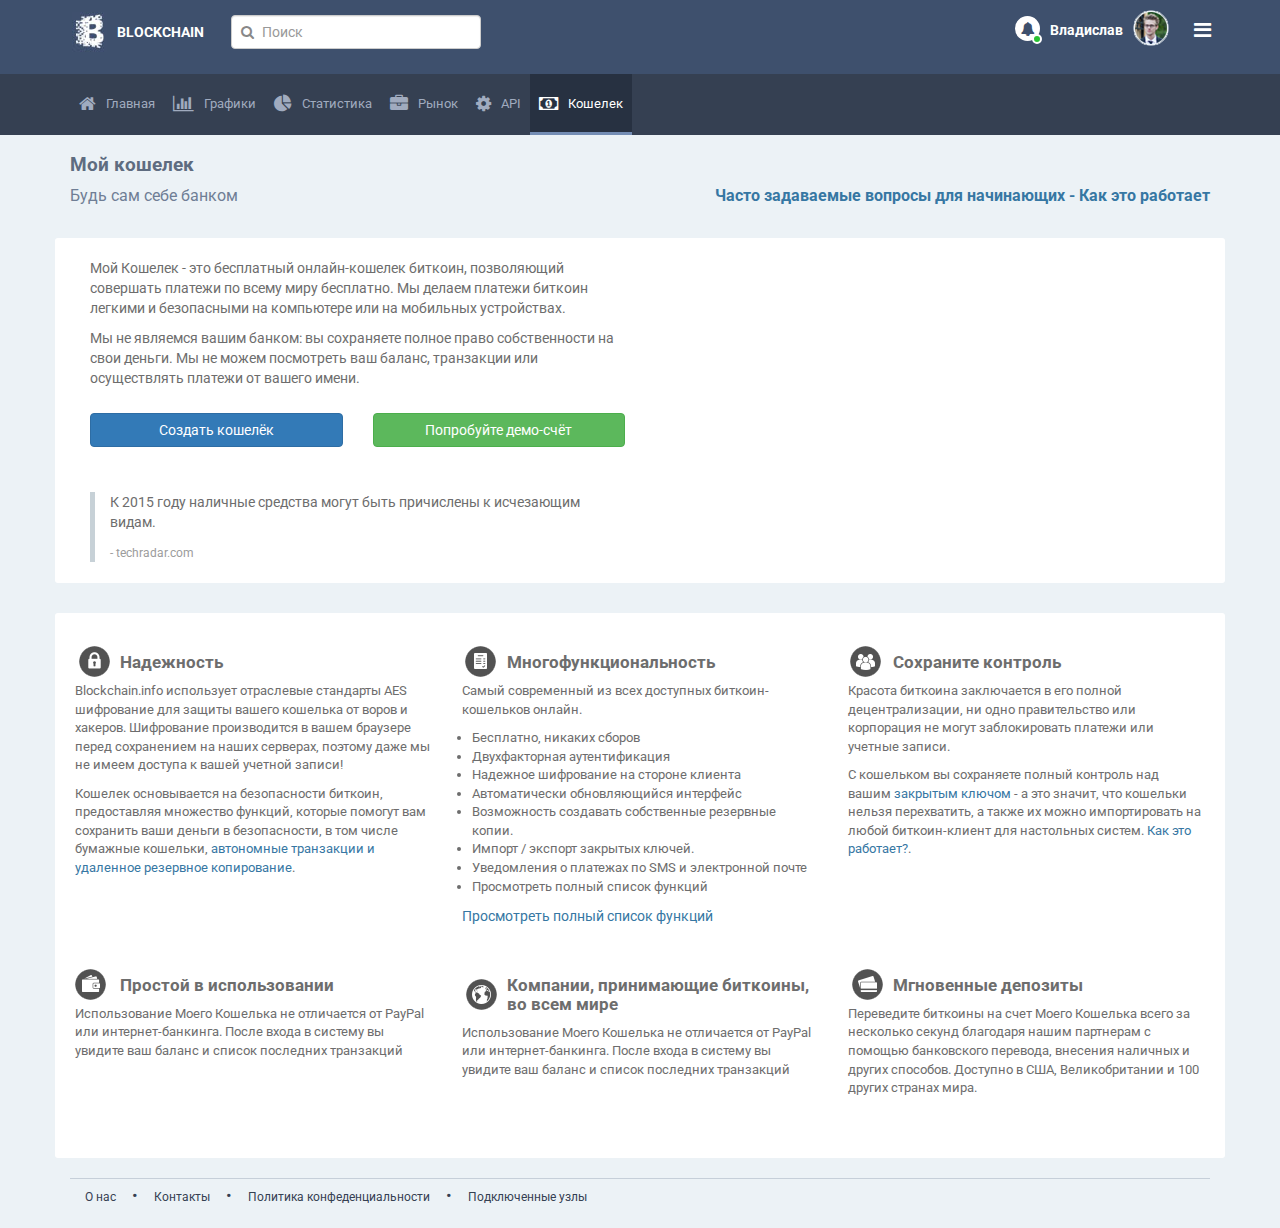
<file: mywallet_old.html>
<!DOCTYPE html>
<html>
<head>
	<title>Blockchain</title>
	<meta name="viewport" content="width=device-width, initial-scale=1.0">
	<meta charset="UTF-8">
	<script src="https://ajax.googleapis.com/ajax/libs/jquery/2.2.0/jquery.min.js"></script>
	<link rel="stylesheet" href="https://maxcdn.bootstrapcdn.com/font-awesome/4.4.0/css/font-awesome.min.css">
	<link href='https://fonts.googleapis.com/css?family=Roboto:400,500,700,400italic,300' rel='stylesheet' type='text/css'>
	<link rel="stylesheet" type="text/css" href="css/reset.css">
	<link rel="stylesheet" type="text/css" href="css/bootstrap.min.css">
	<link rel="stylesheet" type="text/css" href="css/style.css">
	<script src="js/bootstrap.js"></script>
</head>
<body>
	<div class="page-wrap">
		<header>
			<div class="header_top">
				<div class="container">
					<div class="row">	
						<div class="header_top_left">
							<a href="#"><b>BLOCKCHAIN</b></a>
							<form class="navbar-form navbar">
			       	          	<section id="search">
					        		<label for="search-input"><i class="fa fa-search"></i></label>
					        		<input id="search-input" class="form-control" placeholder="Поиск" autocomplete="off" spellcheck="false" autocorrect="off">
					    		</section>
			          		</form>
						</div>

						<div class="header_top_right">
							<div class="bell"><i class="fa fa-bell"></i><div class="green_dot"></div></div>	
							<span class="user"><b>Владислав</b></span>
							<i class="fa fa-bars"></i> 
						</div>
					</div>		
				</div>	
			</div>

			<div class="header_bottom">
				<div class="container">
					<ul>
						<li><a href=""><i class="fa fa-home"></i>Главная</a></li>
						<li><a href=""><i class="fa fa-bar-chart"></i>Графики</a></li>
						<li><a href=""><i class="fa fa-pie-chart"></i>Статистика</a></li>
						<li><a href=""><i class="fa fa-briefcase"></i>Рынок</a></li>
						<li><a href=""><i class="fa fa-cog"></i>API</a></li>
						<li class="active"><a href=""><i class="fa fa-money"></i>Кошелек</a></li>
					</ul>
				</div>	
			</div>
		</header>
		<div id="mywallet">
			<div class="container">
			<!-- CONTENT GOES HERE -->
				<!-- CONTENT GOES HERE -->
				<h3>Мой кошелек</h3>
				<p class="welcome">Будь сам себе банком<span class="pull-right"><a href="#"><b>Часто задаваемые вопросы для начинающих - Как это работает</b></a></span></p>
				<div class="row block1">
					<div class="col-sm-6">
						<p>Мой Кошелек - это бесплатный онлайн-кошелек биткоин, позволяющий совершать платежи по всему миру бесплатно. Мы делаем платежи биткоин легкими и безопасными на компьютере или на мобильных устройствах.</p>
						<p>Мы не являемся вашим банком: вы сохраняете полное право собственности на свои деньги. Мы не можем посмотреть ваш баланс, транзакции или осуществлять платежи от вашего имени.</p>

						<div class="row">
							<div class="col-xs-6"><button type="button" class="btn btn-primary">Создать кошелёк</button></div>
							<div class="col-xs-6"><button type="button" class="btn btn-success">Попробуйте демо-счёт</button></div>
						</div>	

						<div class="leftline">
							<p>К 2015 году наличные средства могут быть причислены к исчезающим видам.</p>
							<a href="#">- techradar.com</a>	
						</div>
					</div>
					<div class="col-sm-6">
						<iframe width="100%" height="300px" src="https://www.youtube.com/embed/2UC_8NdR1To" frameborder="0" allowfullscreen></iframe>
					</div>
				</div>

				<div class="row block1">
					<div class="row">
						<div class="col-sm-4">
							<h3 class="reliability">Надежность</h3>
							<p>Blockchain.info использует отраслевые стандарты AES шифрование для защиты вашего кошелька от воров и хакеров. Шифрование производится в вашем браузере перед сохранением на наших серверах, поэтому даже мы не имеем доступа к вашей учетной записи!</p>

							<p>Кошелек основывается на безопасности биткоин, предоставляя множество функций, которые помогут вам сохранить ваши деньги в безопасности, в том числе бумажные кошельки, <a href="#">автономные транзакции и удаленное резервное копирование</a>.</p>
						</div>
						<div class="col-sm-4">
							<h3 class="multifunc">Многофункциональность</h3>
							<p>Самый современный из всех доступных биткоин-кошельков онлайн.</p>
								<ul>
									<li>Бесплатно, никаких сборов</li>
									<li>Двухфакторная аутентификация</li>
									<li>Надежное шифрование на стороне клиента</li>
									<li>Автоматически обновляющийся интерфейс</li>
									<li>Возможность создавать собственные резервные копии.</li>
									<li>Импорт / экспорт закрытых ключей.</li>
									<li>Уведомления о платежах по SMS и электронной почте</li>
									<li>Просмотреть полный список функций</li>
								</ul>
							<a href="#">Просмотреть полный список функций</a>
						</div>
						<div class="col-sm-4">
							<h3 class="keepcontrol">Сохраните контроль</h3>
							<p>Красота биткоина заключается в его полной децентрализации, ни одно правительство или корпорация не могут заблокировать платежи или учетные записи.</p>

							<p>С кошельком вы сохраняете полный контроль над вашим  <a href="#">закрытым ключом</a> - а это значит, что кошельки нельзя перехватить, а также их можно импортировать на любой биткоин-клиент для настольных систем.  <a href="#">Как это работает?</a>.</p>
						</div>
					</div>
					<div class="row">
						<div class="col-sm-4">
							<h3 class="simpleuse">Простой в использовании</h3>
							<p>Использование Моего Кошелька не отличается от PayPal или интернет-банкинга. После входа в систему вы увидите ваш баланс и список последних транзакций</p>
						</div>
						<div class="col-sm-4">
							<h3 class="bitcoincompanies">Компании, принимающие биткоины, во всем мире</h3>
							<p>Использование Моего Кошелька не отличается от PayPal или интернет-банкинга. После входа в систему вы увидите ваш баланс и список последних транзакций</p>
						</div>
						<div class="col-sm-4">
							<h3 class="instantdeposit">Мгновенные депозиты</h3>
							<p>Переведите биткоины на счет Моего Кошелька всего за несколько секунд благодаря нашим партнерам с помощью банковского перевода, внесения наличных и других способов. Доступно в США, Великобритании и 100 других странах мира.</p>
						</div>
					</div>
				</div>
					
			</div> <!-- end container -->
		</div><!-- end #main -->
	</div> <!-- end page-wrap -->	
	<footer class="footer">
		<div class="container">
			<ul>
				<li><a href="#">О нас</a></li>
				<li class="dot">.</li>
				<li><a href="#">Контакты</a></li>
				<li class="dot">.</li>
				<li><a href="#">Политика конфеденциальности</a></li>
				<li class="dot">.</li>
				<li><a href="#">Подключенные узлы</a></li>
			</ul>			
		</div>

	</footer>

<script src="https://code.highcharts.com/highcharts.js"></script>
<script src="https://code.highcharts.com/modules/exporting.js"></script>
<script type="text/javascript" src="js/graph.js"></script>
</body>
</html>
</file>
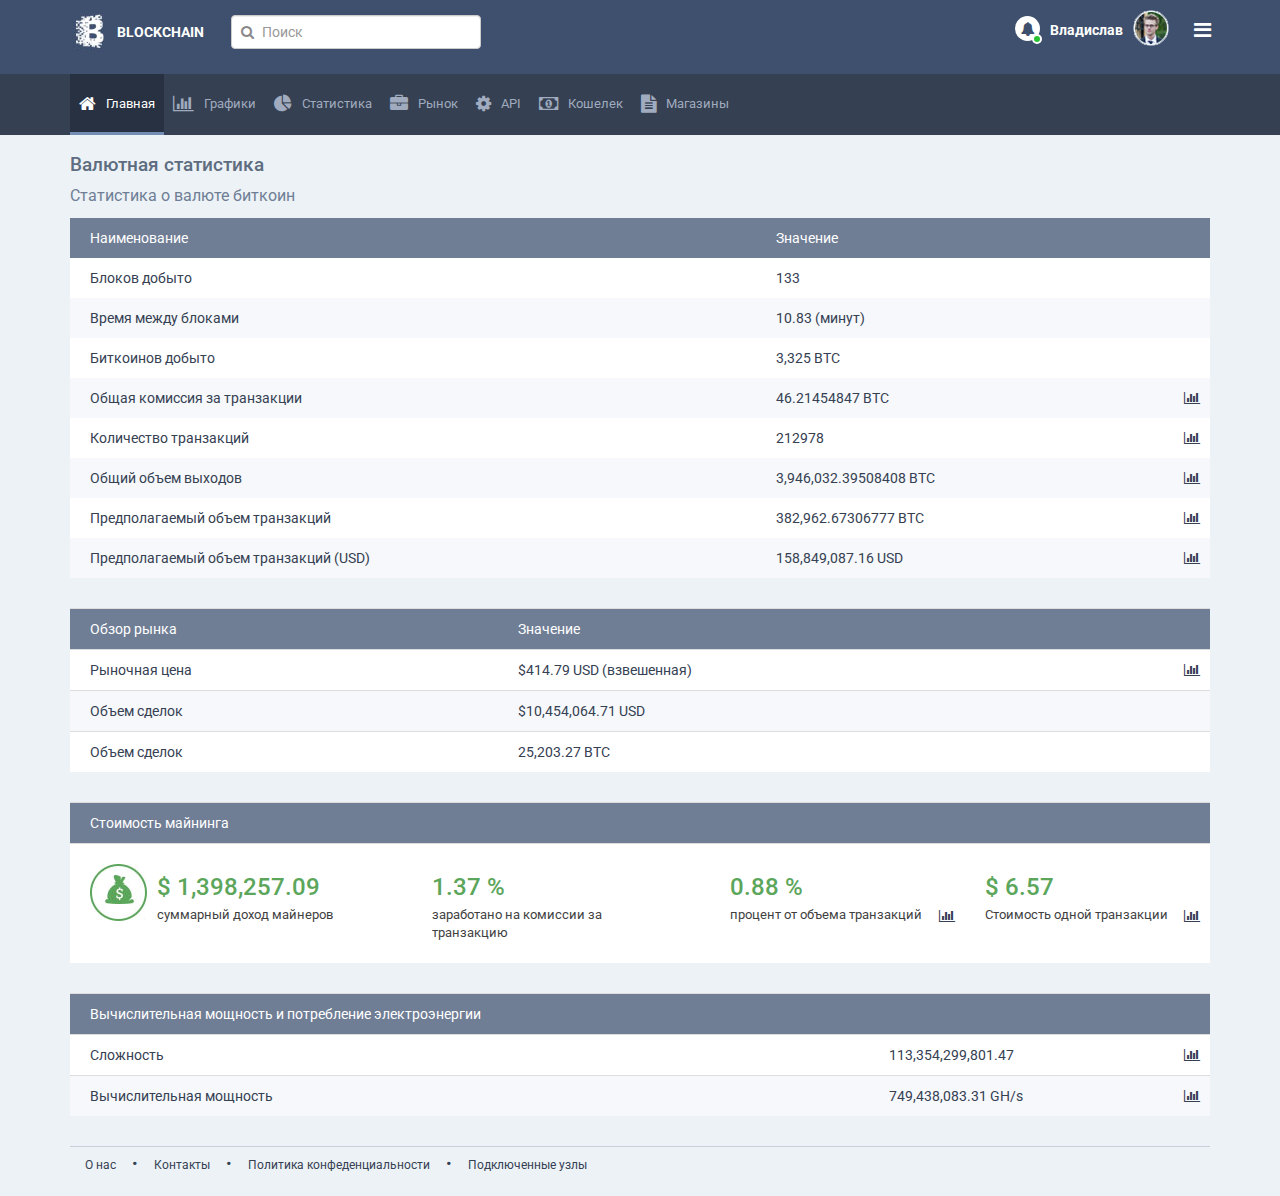
<file: statistics.html>
<!DOCTYPE html>
<html>
<head>
	<title>Blockchain</title>
	<meta name="viewport" content="width=device-width, initial-scale=1.0">
	<meta charset="UTF-8">
	<script src="https://ajax.googleapis.com/ajax/libs/jquery/2.2.0/jquery.min.js"></script>
	<link rel="stylesheet" href="https://maxcdn.bootstrapcdn.com/font-awesome/4.4.0/css/font-awesome.min.css">
	<link href='https://fonts.googleapis.com/css?family=Roboto:400,500,700,400italic,300' rel='stylesheet' type='text/css'>
	<link rel="stylesheet" type="text/css" href="css/reset.css">
	<link rel="stylesheet" type="text/css" href="css/bootstrap.min.css">
	<link rel="stylesheet" type="text/css" href="css/style.css">
	<script src="js/bootstrap.js"></script>
</head>
<body>
	<header>
		<div class="header_top">
			<div class="container">
				<div class="row">	
					<div class="header_top_left">
						<a href="#"><b>BLOCKCHAIN</b></a>
						<form class="navbar-form navbar">
		       	          	<section id="search">
				        		<label for="search-input"><i class="fa fa-search"></i></label>
				        		<input id="search-input" class="form-control" placeholder="Поиск" autocomplete="off" spellcheck="false" autocorrect="off">
				    		</section>
		          		</form>
					</div>

					<div class="header_top_right">
						<div class="bell"><i class="fa fa-bell"></i><div class="green_dot"></div></div>	
						<span class="user"><b>Владислав</b></span>
						<a href="#" id="mobile_menu"><i class="fa fa-bars mobile_bars"></i></a> 
						<ul class="m_menu">
							<li class="active"><a href=""><i class="fa fa-home"></i>Главная</a></li>
							<li><a href=""><i class="fa fa-bar-chart"></i>Графики</a></li>
							<li><a href=""><i class="fa fa-pie-chart"></i>Статистика</a></li>
							<li><a href=""><i class="fa fa-briefcase"></i>Рынок</a></li>
							<li><a href=""><i class="fa fa-cog"></i>API</a></li>
							<li><a href=""><i class="fa fa-money"></i>Кошелек</a></li>
							<li><a href=""><i class="fa fa-file-text"></i>Список магазинов</a></li>
							<hr>
							<li><a href=""><i class="fa fa-unlock"></i>Войти</a></li>
							<li><a href=""><i class="fa fa-user"></i>Зарегестрироваться</a></li>
						</ul>
					</div>
				</div>		
			</div>	
		</div>

		<div class="header_bottom">
			<div class="container">
				<ul>
					<li class="active"><a href=""><i class="fa fa-home"></i>Главная</a></li>
					<li><a href=""><i class="fa fa-bar-chart"></i>Графики</a></li>
					<li><a href=""><i class="fa fa-pie-chart"></i>Статистика</a></li>
					<li><a href=""><i class="fa fa-briefcase"></i>Рынок</a></li>
					<li><a href=""><i class="fa fa-cog"></i>API</a></li>
					<li><a href=""><i class="fa fa-money"></i>Кошелек</a></li>
					<li><a href=""><i class="fa fa-file-text"></i>Магазины</a></li>
				</ul>
			</div>	
		</div>
	</header>
	<div id="main" class="statistics">
		<div class="content">
			<div class="container">
			<!-- CONTENT GOES HERE -->
				<h3>Валютная статистика</h3>
				<p class="welcome">Статистика о валюте биткоин</p>
				<table>
					<tbody>
						<tr>
							<th>Наименование</th>
							<th>Значение</th>
						</tr>
						<tr>
							<td>Блоков добыто</td>
							<td>133</td>
						</tr>
						<tr>
							<td>Время между блоками</td>
							<td>10.83 (минут)</td>
						</tr>
						<tr>
							<td>Биткоинов добыто</td>
							<td>3,325 BTC</td>
						</tr>
						<tr>
							<td>Общая комиссия за транзакции</td>
							<td>46.21454847 BTC <a href="#"><i class="fa fa-bar-chart"></i></a></td>
						</tr>
						<tr>
							<td>Количество транзакций</td>
							<td>212978 <a href="#"><i class="fa fa-bar-chart"></i></a></td>
						</tr>
						<tr>
							<td>Общий объем выходов</td>
							<td>3,946,032.39508408 BTC <a href="#"><i class="fa fa-bar-chart"></i></a></td>
						</tr>
						<tr>
							<td>Предполагаемый объем транзакций</td>
							<td>382,962.67306777 BTC <a href="#"><i class="fa fa-bar-chart"></i></a></td>
						</tr>
						<tr>
							<td>Предполагаемый объем транзакций (USD)</td>
							<td>158,849,087.16 USD <a href="#"><i class="fa fa-bar-chart"></i></a></td>
						</tr>	
					</tbody>
				</table>

				<table class="table">
					<tbody>
						<tr>
							<th>Обзор рынка</th>
							<th>Значение</th>
						</tr>
						<tr>
							<td>Рыночная цена</td>
							<td>$414.79 USD (взвешенная)<a href="#"><i class="fa fa-bar-chart"></i></a></td>
						</tr>
						<tr>
							<td>Объем сделок</td>
							<td>$10,454,064.71 USD</td>
						</tr>
						<tr>
							<td>Объем сделок</td>
							<td>25,203.27 BTC</td>
						</tr>
					</tbody>
				</table>

				<table class="table">
					<tbody>
						<tr>
							<th>Стоимость майнинга</th>
							<th></th>
							<th></th>
							<th></th>
						</tr>

						<tr>
							<td class="wide">
								<div class="image">
									<h3>$ 1,398,257.09</h3>
									<p class="pull-left">суммарный доход майнеров</p>
								</div>
							</td>
							<td>
								<h3>1.37 %</h3>
								<p>заработано на комиссии за транзакцию</p>
							</td>
							<td>
								<h3>0.88 %</h3>
								<p class="pull-left">процент от объема транзакций</p>
								<a href="#" class="pull-right"><i class="fa fa-bar-chart"></i></a>
							</td>
							<td>
								<h3>$ 6.57</h3>
								<p>Стоимость одной транзакции</p>
								<a href="#" class="pull-right"><i class="fa fa-bar-chart"></i></a>
							</td>
						</tr>
					</tbody>
				</table>

				<table class="table">
					<tbody>
						<tr>
							<th>Вычислительная мощность и потребление электроэнергии</th>
							<th></th>
						</tr>
						<tr>
							<td>Сложность</td>
							<td>113,354,299,801.47<a href="#"><i class="fa fa-bar-chart"></i></a></td>
						</tr>
						<tr>
							<td>Вычислительная мощность</td>
							<td>749,438,083.31 GH/s<a href="#"><i class="fa fa-bar-chart"></i></a></td>
						</tr>
					</tbody>
				</table>
				
			</div> <!-- end container -->
		</div><!-- end content -->
	</div><!-- end #main -->

	<footer class="footer">
		<div class="container">
			<ul>
				<li><a href="#">О нас</a></li>
				<li class="dot">.</li>
				<li><a href="#">Контакты</a></li>
				<li class="dot">.</li>
				<li><a href="#">Политика конфеденциальности</a></li>
				<li class="dot">.</li>
				<li><a href="#">Подключенные узлы</a></li>
			</ul>			
		</div>

	</footer>
	<script src="js/script.js"></script>
</body>
</html>
</file>
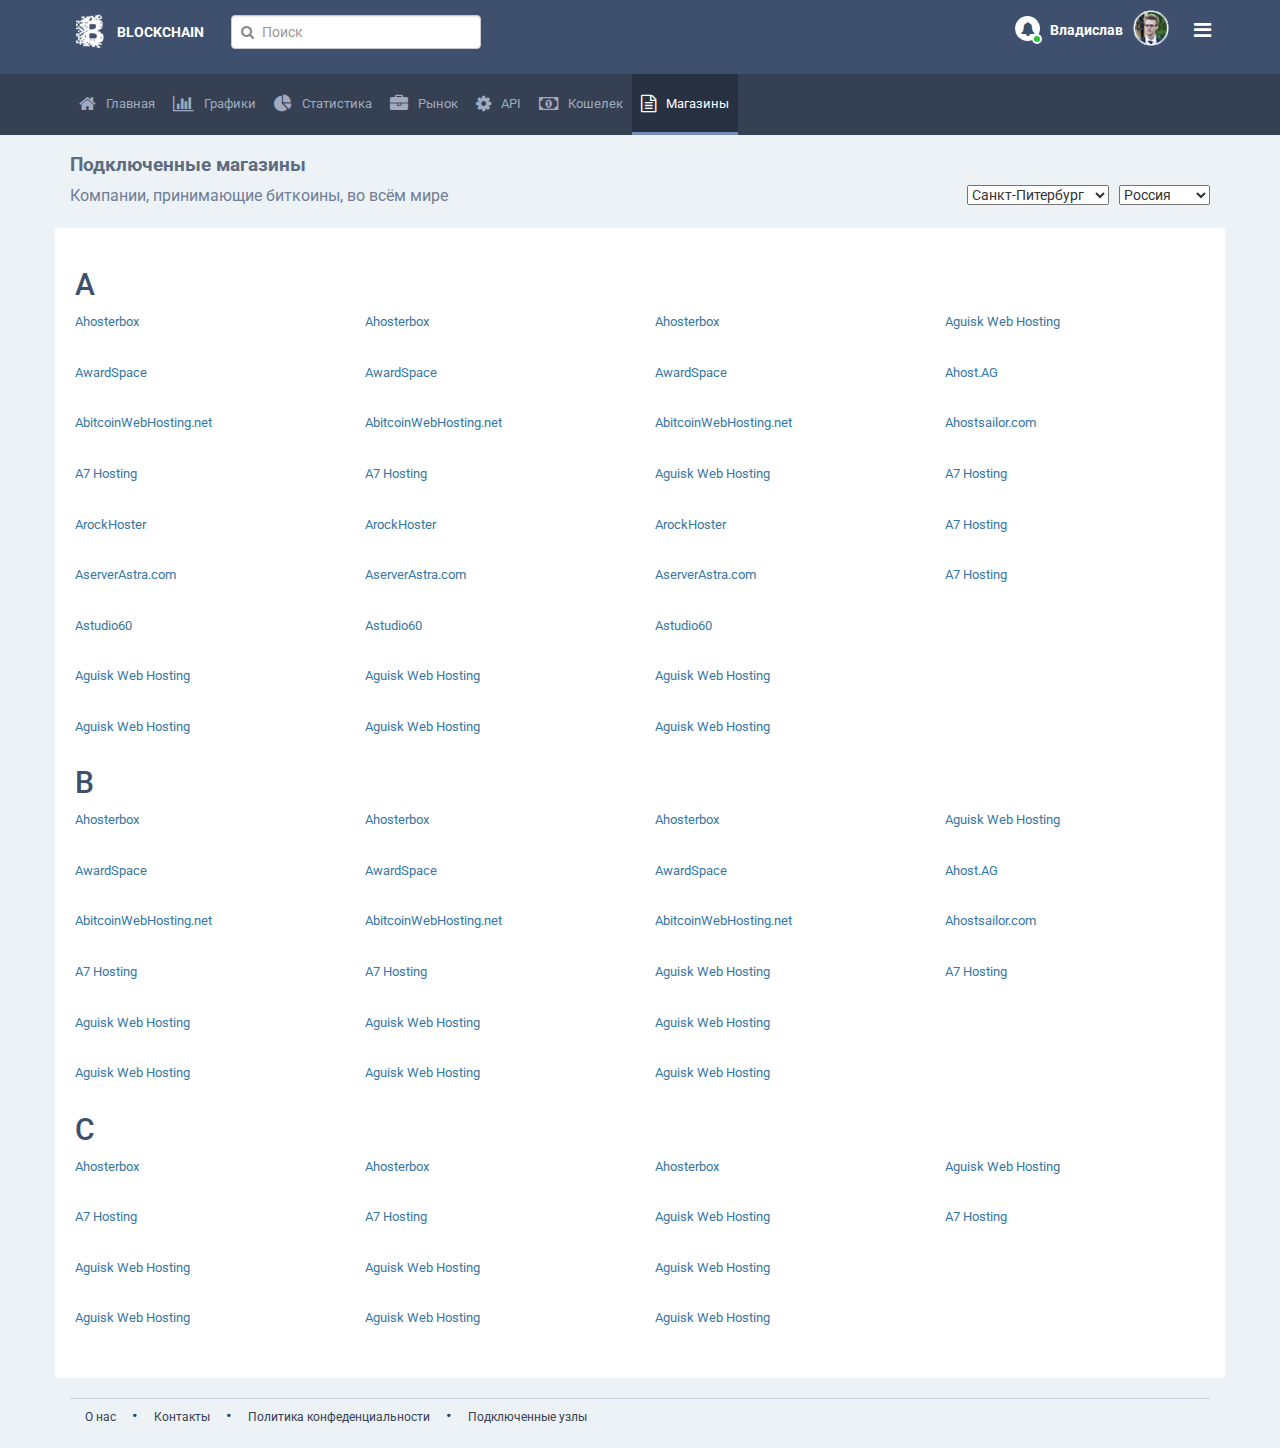
<file: storelist.html>
<!DOCTYPE html>
<html>
<head>
	<title>Blockchain</title>
	<meta name="viewport" content="width=device-width, initial-scale=1.0">
	<meta charset="UTF-8">
	<script src="https://ajax.googleapis.com/ajax/libs/jquery/2.2.0/jquery.min.js"></script>
	<link rel="stylesheet" href="https://maxcdn.bootstrapcdn.com/font-awesome/4.4.0/css/font-awesome.min.css">
	<link href='https://fonts.googleapis.com/css?family=Roboto:400,500,700,400italic,300' rel='stylesheet' type='text/css'>
	<link rel="stylesheet" type="text/css" href="css/reset.css">
	<link rel="stylesheet" type="text/css" href="css/bootstrap.min.css">
	<link rel="stylesheet" type="text/css" href="css/style.css">
	<script src="js/bootstrap.js"></script>
</head>
<body>
	<div class="page-wrap">
		<header>
			<div class="header_top">
				<div class="container">
					<div class="row">	
						<div class="header_top_left">
							<a href="#"><b>BLOCKCHAIN</b></a>
							<form class="navbar-form navbar">
			       	          	<section id="search">
					        		<label for="search-input"><i class="fa fa-search"></i></label>
					        		<input id="search-input" class="form-control" placeholder="Поиск" autocomplete="off" spellcheck="false" autocorrect="off">
					    		</section>
			          		</form>
						</div>

						<div class="header_top_right">
							<div class="bell"><i class="fa fa-bell"></i><div class="green_dot"></div></div>	
							<span class="user"><b>Владислав</b></span>
							<a href="#" id="mobile_menu"><i class="fa fa-bars mobile_bars"></i></a> 
							<ul class="m_menu">
								<li class="active"><a href=""><i class="fa fa-home"></i>Главная</a></li>
								<li><a href=""><i class="fa fa-bar-chart"></i>Графики</a></li>
								<li><a href=""><i class="fa fa-pie-chart"></i>Статистика</a></li>
								<li><a href=""><i class="fa fa-briefcase"></i>Рынок</a></li>
								<li><a href=""><i class="fa fa-cog"></i>API</a></li>
								<li><a href=""><i class="fa fa-money"></i>Кошелек</a></li>
								<li><a href=""><i class="fa fa-file-text"></i>Список магазинов</a></li>
								<hr>
								<li><a href=""><i class="fa fa-unlock"></i>Войти</a></li>
								<li><a href=""><i class="fa fa-user"></i>Зарегестрироваться</a></li>
							</ul>
						</div>
					</div>		
				</div>	
			</div>

			<div class="header_bottom">
				<div class="container">
					<ul>
						<li><a href=""><i class="fa fa-home"></i>Главная</a></li>
						<li><a href=""><i class="fa fa-bar-chart"></i>Графики</a></li>
						<li><a href=""><i class="fa fa-pie-chart"></i>Статистика</a></li>
						<li><a href=""><i class="fa fa-briefcase"></i>Рынок</a></li>
						<li><a href=""><i class="fa fa-cog"></i>API</a></li>
						<li><a href=""><i class="fa fa-money"></i>Кошелек</a></li>
						<li class="active" ><a href=""><i class="fa fa-file-text-o"></i>Магазины</a></li>
					</ul>
				</div>	
			</div>
		</header>
		<div id="mywallet" class="store_list">
			<div class="container">
			<!-- CONTENT GOES HERE -->
				<!-- CONTENT GOES HERE -->
				<div class="block">
					<h3 class="">Подключенные магазины</h3>
					<p class="welcome pull-left">Компании, принимающие биткоины, во всём мире</p>
					<select class="floatRight">
						<option>Россия</option>
						<option>Украина</option>
						<option>Беларусь</option>
						<option>Казахстан</option>
					</select>
					<select class="floatRight">
						<option>Санкт-Питербург</option>
						<option>Москва</option>
						<option>Нижний Новгород</option>
						<option>Воронеж</option>
					</select>
				</div>	



				<div class="row block1">
					<h2 class="letter">A</h2>
					<hr class="display_at_small_width">

					<div class="row">
						<div class="col-xs-3"><a href="#">Ahosterbox</a></div>
						<div class="col-xs-3"><a href="#">Ahosterbox</a></div>
						<div class="col-xs-3"><a href="#">Ahosterbox</a></div>
						<div class="col-xs-3"><a href="#">Aguisk Web Hosting</a></div>
					</div>

					<div class="row">
						<div class="col-xs-3"><a href="#">AwardSpace </a></div>
						<div class="col-xs-3"><a href="#">AwardSpace </a></div>
						<div class="col-xs-3"><a href="#">AwardSpace </a></div>
						<div class="col-xs-3"><a href="#">Ahost.AG</a></div>
					</div>	
					<div class="row">
						<div class="col-xs-3"><a href="#">AbitcoinWebHosting.net  </a></div>
						<div class="col-xs-3"><a href="#">AbitcoinWebHosting.net </a></div>
						<div class="col-xs-3"><a href="#">AbitcoinWebHosting.net </a></div>
						<div class="col-xs-3"><a href="#">Ahostsailor.com</a></div>
					</div>	
					<div class="row">
						<div class="col-xs-3"><a href="#">A7 Hosting</a></div>
						<div class="col-xs-3"><a href="#">A7 Hosting</a></div>
						<div class="col-xs-3"><a href="#">Aguisk Web Hosting</a></div>
						<div class="col-xs-3"><a href="#">A7 Hosting</a></div>
					</div>	
					<div class="row">
						<div class="col-xs-3"><a href="#">ArockHoster</a></div>
						<div class="col-xs-3"><a href="#">ArockHoster</a></div>
						<div class="col-xs-3"><a href="#">ArockHoster</a></div>
						<div class="col-xs-3"><a href="#">A7 Hosting</a></div>
					</div>	
					<div class="row">
						<div class="col-xs-3"><a href="#">AserverAstra.com</a></div>
						<div class="col-xs-3"><a href="#">AserverAstra.com</a></div>
						<div class="col-xs-3"><a href="#">AserverAstra.com</a></div>
						<div class="col-xs-3"><a href="#">A7 Hosting</a></div>
					</div>	
					<div class="row">
						<div class="col-xs-3"><a href="#">Astudio60</a></div>
						<div class="col-xs-3"><a href="#">Astudio60</a></div>
						<div class="col-xs-3"><a href="#">Astudio60</a></div>
						<div class="col-xs-3"><a href="#"></a></div>
					</div>	
					<div class="row">
						<div class="col-xs-3"><a href="#">Aguisk Web Hosting</a></div>
						<div class="col-xs-3"><a href="#">Aguisk Web Hosting</a></div>
						<div class="col-xs-3"><a href="#">Aguisk Web Hosting</a></div>
						<div class="col-xs-3"><a href="#"></a></div>
					</div>	
					<div class="row">
						<div class="col-xs-3"><a href="#">Aguisk Web Hosting</a></div>
						<div class="col-xs-3"><a href="#">Aguisk Web Hosting</a></div>
						<div class="col-xs-3"><a href="#">Aguisk Web Hosting</a></div>
						<div class="col-xs-3"><a href="#"></a></div>
					</div>	

					<h2 class="letter">B</h2>
					<hr class="display_at_small_width">

					<div class="row">
						<div class="col-xs-3"><a href="#">Ahosterbox</a></div>
						<div class="col-xs-3"><a href="#">Ahosterbox</a></div>
						<div class="col-xs-3"><a href="#">Ahosterbox</a></div>
						<div class="col-xs-3"><a href="#">Aguisk Web Hosting</a></div>
					</div>

					<div class="row">
						<div class="col-xs-3"><a href="#">AwardSpace </a></div>
						<div class="col-xs-3"><a href="#">AwardSpace </a></div>
						<div class="col-xs-3"><a href="#">AwardSpace </a></div>
						<div class="col-xs-3"><a href="#">Ahost.AG</a></div>
					</div>	
					<div class="row">
						<div class="col-xs-3"><a href="#">AbitcoinWebHosting.net  </a></div>
						<div class="col-xs-3"><a href="#">AbitcoinWebHosting.net </a></div>
						<div class="col-xs-3"><a href="#">AbitcoinWebHosting.net </a></div>
						<div class="col-xs-3"><a href="#">Ahostsailor.com</a></div>
					</div>	
					<div class="row">
						<div class="col-xs-3"><a href="#">A7 Hosting</a></div>
						<div class="col-xs-3"><a href="#">A7 Hosting</a></div>
						<div class="col-xs-3"><a href="#">Aguisk Web Hosting</a></div>
						<div class="col-xs-3"><a href="#">A7 Hosting</a></div>
					</div>	
					<div class="row">
						<div class="col-xs-3"><a href="#">Aguisk Web Hosting</a></div>
						<div class="col-xs-3"><a href="#">Aguisk Web Hosting</a></div>
						<div class="col-xs-3"><a href="#">Aguisk Web Hosting</a></div>
						<div class="col-xs-3"><a href="#"></a></div>
					</div>	
					<div class="row">
						<div class="col-xs-3"><a href="#">Aguisk Web Hosting</a></div>
						<div class="col-xs-3"><a href="#">Aguisk Web Hosting</a></div>
						<div class="col-xs-3"><a href="#">Aguisk Web Hosting</a></div>
						<div class="col-xs-3"><a href="#"></a></div>
					</div>	


					<h2 class="letter">C</h2>
					<hr class="display_at_small_width">

					<div class="row">
						<div class="col-xs-3"><a href="#">Ahosterbox</a></div>
						<div class="col-xs-3"><a href="#">Ahosterbox</a></div>
						<div class="col-xs-3"><a href="#">Ahosterbox</a></div>
						<div class="col-xs-3"><a href="#">Aguisk Web Hosting</a></div>
					</div>
					<div class="row">
						<div class="col-xs-3"><a href="#">A7 Hosting</a></div>
						<div class="col-xs-3"><a href="#">A7 Hosting</a></div>
						<div class="col-xs-3"><a href="#">Aguisk Web Hosting</a></div>
						<div class="col-xs-3"><a href="#">A7 Hosting</a></div>
					</div>	
					<div class="row">
						<div class="col-xs-3"><a href="#">Aguisk Web Hosting</a></div>
						<div class="col-xs-3"><a href="#">Aguisk Web Hosting</a></div>
						<div class="col-xs-3"><a href="#">Aguisk Web Hosting</a></div>
						<div class="col-xs-3"><a href="#"></a></div>
					</div>	
					<div class="row">
						<div class="col-xs-3"><a href="#">Aguisk Web Hosting</a></div>
						<div class="col-xs-3"><a href="#">Aguisk Web Hosting</a></div>
						<div class="col-xs-3"><a href="#">Aguisk Web Hosting</a></div>
						<div class="col-xs-3"><a href="#"></a></div>
					</div>	



				</div>



				
					
			</div> <!-- end container -->
		</div><!-- end #main -->
	</div> <!-- end page-wrap -->	
	<footer class="footer">
		<div class="container">
			<ul>
				<li><a href="#">О нас</a></li>
				<li class="dot">.</li>
				<li><a href="#">Контакты</a></li>
				<li class="dot">.</li>
				<li><a href="#">Политика конфеденциальности</a></li>
				<li class="dot">.</li>
				<li><a href="#">Подключенные узлы</a></li>
			</ul>			
		</div>

	</footer>

<script src="https://code.highcharts.com/highcharts.js"></script>
<script src="https://code.highcharts.com/modules/exporting.js"></script>
<script type="text/javascript" src="js/graph.js"></script>
<script type="text/javascript" src="js/script.js"></script>
</body>
</html>
</file>
<file: css/style.css>
/***********************************
			HEADER
************************************/
html, body {
  
  min-width: 320px;
  max-width: 100%;
  height:100%;
}

body{
	
	font-family: 'Roboto', sans-serif;
	background: #ecf2f6;
	
}

.page-wrap {
  min-height: 100%;
  /* equal to footer height */
  margin-bottom: -60px; 
}
.page-wrap:after {
  content: "";
  display: block;
}
.footer, .page-wrap:after {
  height: 60px; 
}

.header_top{
	background: #3e506d;
	color: white;
}
	.header_top_left{
		float: left;
	}
		.header_top_left a{
			float: left;
			margin: 15px 10px;
			padding: 7px;
			text-decoration: none;
		}
		.header_top_left a:before{
		    content: "";
		    background-image: url('../img/logo.jpg');
		    background-position: 0px 0px;
		    height: 40px;
		    width: 35px;
		    display: block;
		    float:left;
		    left: 0;
		    margin: -10px 10px 0 0px;
		}

		#search label{
		    top: 17px;
		    margin-left: 10px;
    		color: black;
    		position: absolute;
    		color: #888;
		}

		#search input{
			padding: 0px 5px 0px 30px;
			width: 250px;
		}

	.header_top a,
	.header_bottom a{
		color: white;
	}

	.header_top form{
		float:left;
		margin: 5px 0;
		padding: 10px;
	}


	.header_top_right{
		float:right;
		margin-top: 15px;
		width: 220px;
	}
		.header_top_right .user{
			float:left;
			margin-top: 5px;
		}
		.header_top_right .user::after{
		    content: "";
		    background-image: url('../img/user.png');
		    background-position: 0px 0px;
		    height: 36px;
		    width: 36px;
		    display: block;
		    float:right;
		    left: 0;
		    margin: -10px 5px 0 10px;

		}

		.header_top_right .bell{
		    float: left;
		    padding: 5px;
		    background: white;
		    width: 25px;
		    height: 25px;
		    border-radius: 50%;
		    margin: 1px 10px;
		}
			.header_top_right .bell .fa-bell{
				color: #3e506d;
				vertical-align: super;
				margin: 1px;
			}

			.header_top_right .bell .green_dot{
			    width: 10px;
			    height: 10px;
			    background: #28c333;
			    border-radius: 50%;
			    border: 2px solid #FFF;
			    float: right;
			    position: relative;
			    left: 7px;
			    top: -11px;
			}

		.header_top_right .fa-bars{
			font-size: 20px;
			padding: 5px 10px;
			margin-left: 10px;
		}

		.header_top_right .m_menu{
		    position: absolute;
		    background: #273141;
		    width: 240px;
		    padding: 15px;
		    display: none;
		    margin-left: -25px;
		    z-index: 1;
		}
			.header_top_right .m_menu li{
				padding: 3px 8px;
			}
			.header_top_right .m_menu li>a>i{
				color: #a2a9bd;	
			}
			
			.header_top_right .m_menu hr{
				border-color: #3e506d;
				margin: 15px;
			}
				.header_top_right .m_menu li:hover{
					background: rgba(255,255,255,0.2);
				}
				.header_top_right .m_menu li a{
					text-decoration: none;
					display: block;
				}
					.header_top_right .m_menu li a i{
						margin-right: 10px;
					}
/* end .header_top*/		



.header_bottom{
	background-color: #354052;
}

	.header_bottom li{
		float: left;
		font-size: 13px;
		color: #a0abbf;
		padding: 21px 4px 18px 4px;
	}

		.header_bottom li a{
			color: #a0abbf;
			text-decoration: none;
			padding: 20px 5px;
		}

			.header_bottom li:hover,
			.header_bottom li.active{
				background: #273141;
				border-bottom: solid 3px #748db4;
				
			}

			.header_bottom li.active a{
				color: #FFF;
			}
			.header_bottom li .fa{
				font-size: 18px;
				margin-right: 10px;
				margin-bottom: -2px;
				vertical-align: text-bottom;
			}
		
		.header_top_right .fa-bars.active{
			background: #273141;
		}

/*end .header_bottom*/

@media only screen and (max-width: 730px){
	.header_bottom ul{
		text-align: center;
		margin-bottom: 0;
	}
	.header_bottom li {
    	padding: 0px;
    	display: inline-block;
    	float:none;
	}
	.header_bottom li .fa{
		margin: 0 auto;
		display: block;
		width: 15px;

	}
	.header_bottom li a{
		display: block;
		padding: 10px 12px;
	}

	#search input{
		width: 190px;
	}

}

@media only screen and (max-width: 600px){

	.header_top form,
	#search input,
	.header_top_left{
		width: 100%;

	}
	.header_top_right{
    	position: absolute;
    	right:0;
    	width: 180px;
	}
		.header_top_right .m_menu{
			margin-left: 0;
			margin-right: 0;
			right:0;
		}
	.header_top_left a{
		margin-bottom: 0;
		font-size: 90%;
	}
	.header_top_right .bell{
		width: 20px;
		height: 20px;
		margin: 5px;
	}
	.header_top_left a{
		padding: 7px 0;
	}
	.header_top_left a:before {
	    background-image: url('../img/logo_small.png');
	    height: 14px;
	    width: 35px;
	    display: block;
	    margin: 0px 7px 0 0px;
	}
		
		.header_top_right .bell .fa-bell{
			margin: -2px;
		}
	.header_top_right .user::after {
	    height: 25px;
	    width: 25px;
	    float: right;
	    left: 0;
	    margin: -2px 0px 0 5px;
	    background-size: cover;	
	}    
	.header_top_right .fa-bars{
		margin-left: 5px;
	}

	.header_bottom li a{
		font-size: 74%;
	}
}


@media only screen and (max-width: 480px){
	.header_bottom li a{
		display: block;
		padding: 10px 4px;
		font-size: 60%;
	}
}
/***********************************
			FOOTER
************************************/

footer.footer{
    width: 100%;
    height: 60px;
    background-color: #ecf2f6;
    font-size: 12px;
}

	footer .container ul{
		border-top: solid 1px #c6cfd9;
		margin-top: 10px;
	}
		footer li{
			float: left;
			margin-top: 10px;
		}

			footer li a{
				color: #354052;
				padding: 15px;
				text-decoration: none;
				margin-top: 5px;
			}

				footer li a:hover{
					color: #a0abbf;
				}
			

			footer li.dot{
			    font-size: 30px;
	    		line-height: 5px;
	    		margin-top: 5px;
	    		margin-right: 0px;
	    		color: #354052;
			}

@media only screen and (max-width: 600px){
	footer .container ul{
		text-align: center;
	}
		footer .container ul li{
			display: inline-block;
			float: none;
		}
			footer .container li.dot {
			    font-size: 18px;
			    margin-top: 10px;
			    position: absolute;
			    margin-left: -4px;
			    margin-top: 11px;
			}			
			footer li a {
				padding: 3px;
				font-size: 6pt;
			}
}

/*end footer*/

/***********************************
			MAIN, INDEX.HTML
************************************/

#main .content h3{
	color: #5e6c80;
	font-size: 19px;
}

#main .welcome{
	color: #6f7e95;
	font-size: 16px;
	font-weight: 400;
}
	#main .welcome a{
		color: #486591;
		text-decoration: none;
		font-size: 13px;
	}

#main .content table{
	width: 100%;
}

	#main .content table th{
		background: #6f7e95;
		color: #FFF;
		font-weight: normal;
		padding: 10px;
		padding-left: 20px;
	}
	#main .content table tr:nth-child(odd){
		background: #f6f8fb;
		color: #354052;
		font-weight: normal;
	}
	#main .content table tr:nth-child(even){
		background: #FFF;
		color: #354052;
	}
		#main .content table tr td{
			padding: 10px;
			padding-left: 20px;
		}
		#main .content table tr a{
			color: #4771b6;
		}


#main .content .row{
	margin-top: 15px;
}
	#main .content .block_top{
		background: #6f7e95;
		color: #FFF;
		padding: 15px;
		margin-top: 15px;
		border-top-right-radius: 3px;
		border-top-left-radius: 3px;

	}

	#main .content .inside{
		background: #FFF;
		padding: 10px 15px;
		border-bottom: solid 1px #eef0f1;
		border-bottom-right-radius: 3px;
		border-bottom-left-radius: 3px;
	}
		#main .content .inside form section{
			width: 100%;
			margin-top: 10px;
		}
		#main .content .inside form section input{
			float:left;
			width: 75%;
			margin: 0;
			border-top-right-radius: 0;
			border-bottom-right-radius: 0;
			border-top-left-radius: 17px;
			border-bottom-left-radius: 17px;
			border: solid 2px #465b7a;
		}
		#main .content .inside form section button{
			width: 24%;
			margin: 0;
			border-top-left-radius: 0;
			border-bottom-left-radius: 0;
			border-top-right-radius: 17px;
			border-bottom-right-radius: 17px;
			background: #465b7a;
			color: #FFF;
			border: none;
			height: 34px;
			margin-left: -5px;
		}

		#main .content .last_transactions .inside p{
			color: #4771b6;
			font-size: 13px;
		}
			#main .content .last_transactions .inside p span{
				font-size: 12px;
				color: #a2a2a2;
			}

		#main .content .last_transactions .inside h2{
			color: #354052;
			font-size: 24px;
		}
			
		#main .content .last_transactions .inside h2:before{
			content: "";
		    background-image: url(../img/edinarlogo.png);
		    background-position: 0px 0px;
		    height: 35px;
		    width: 35px;
		    display: block;
		    float:left;
		    left: 0;
		    margin: -5px 10px 0 0px;
		}

	#main .content .search p{
		color: #6d6d6d;
		font-size: 13px;
	}

	#main .content .news_block{
		background: #FFF;
		padding: 11px;
		border-bottom: solid 1px #eef0f1;
	}

	#main .content .news_block a{
		color: #6d6d6d;
		text-decoration: none;
	}
	#main .content .news_block p{
		font-size: 12px;
		color: #a9a9a9;
	}

	#main .content .news{
		height: 303px;
		overflow: scroll;
	}
	
	#main .content table tr.display_none_at_small_width{
		display: table-row;
	}

	#main .content table tr.display_at_small_width{
		display: none;
	}

@media only screen and (max-width: 678px){
	#main .content table th {
		padding: 15px 5px;
	}
	#main .content table tr td{
		padding: 10px 5px;
	}

	#main .content table tr.display_none_at_small_width{
		display: none;
	}
	#main .content table tr.display_at_small_width{
		display: table-row;
	}

	#main{
		text-align: center;
	}
}



@media only screen and (max-width: 500px){
	#main .content table{
		font-size: 70%;
	}	
	#main .welcome{
		font-size: 12px;
	}
}

/***********************************
		GRAPHICS
************************************/

#graphics h3{
	color: #5e6c80;
	font-size: 19px;
	font-weight: bold;
}

#graphics .welcome{
	color: #6f7e95;
	font-size: 16px;
	font-weight: 400;
}

#graphics .row{
	background: #FFF;
	padding: 20px;
	border-bottom: 1px solid #EEE;
}

	#graphics .row a{
		color: #4771b6;
		text-decoration: none;
		font-size: 16px;
	}

	#graphics .row p{
		color: #909090;
		font-size: 14px;
	}

		#graphics .row li{
			list-style: initial;
			margin-left: 15px;
		}
			#graphics .row li a{
				font-size: 12px;
			}	
@media only screen and (max-width: 600px){
	#graphics,
	#graphic{
		text-align: center;
	}
	#graphics .row{
		padding: 10px;
		text-align: left;
	}		
	#graphic .info{
		margin-top: 40px;
	}
}	
/*end graphics row*/

/***********************************
			MARKETS
************************************/
#markets .margin{
	margin-top: 30px;
}

#markets .sidebar{
	border-radius: 3px;
	padding-left: 0;
}
	#markets .sidebar div{
		padding: 5px 15px;
		background: #FFF;
		
	}
		#markets .sidebar div:last-child{
			border-bottom-right-radius: 3px;
			border-bottom-left-radius: 3px;
		}
		#markets .sidebar div h2{
			float: left;
			font-size: 24px;
			color: #354052;
			margin: 5px 0;
			padding: 5px 0;
		}

		#markets .sidebar .top{
			font-size: 12px;
			color: #4c4c4c;
			overflow: auto;
			border-top-right-radius: 3px;
			border-top-left-radius: 3px;
		}

		#markets .sidebar .up{
			color: #85b45b;
		}
		#markets .sidebar .down{
			color: #df1717;
		}
			#markets .sidebar span.up:before{
				margin-top: 1px;
			    float: left;
			    content: "";
			    width: 10px;
			    height: 11px;
			    margin-right: 2px;
			    border-left: 5px solid transparent;
			    border-right: 5px solid transparent;
			    border-bottom: 8px solid #85b45b;
			}

			#markets .sidebar span.down:before{
				margin-top: 4px;
			    float: left;
			    content: "";
			    width: 10px;
			    height: 11px;
			    margin-right: 2px;
			    border-left: 5px solid transparent;
			    border-right: 5px solid transparent;
			    border-top: 8px solid #df1717;
			}

	#markets .sidebar .currency{
		border-top: solid 1px #eef0f1;
		border-bottom: solid 1px #eef0f1;
		padding: 12px 15px;
	}
		#markets .sidebar .currency span{ 
			margin-right: 25px;
		}
		
	#markets .sidebar div{
		display: block;
		overflow: auto;
		font-size: 13px;
	}
	
		#markets .sidebar div p{
			float:left;
			margin-top: 14px;
		}

	#container,
	#container .highcharts-container{
		border-radius: 3px;
	}

#markets .info{
	background: #FFF;
	margin-top: 20px;
	text-align: center;
	padding: 20px;
	border-radius: 3px;
}
	#markets .info p{
		font-size: 15px;
		color: #354052;
		margin-top: 
	}

	#markets .info h2{
		font-size: 24px;
		color: #5ca65c;
		margin: 0;
	}

	#markets .info div:nth-child(2){
		border-right: solid 1px #e6e6e6;
		border-left: solid 1px #e6e6e6;
	}

#markets .header{
	background: #6f7e95;
	color: #FFF;
	padding: 15px;
	margin-top: 15px;
	border-top-right-radius: 3px;
	border-top-left-radius: 3px;
}

#markets .troll_box{
	padding-left: 0;
}

#markets .inside{
	height: 300px;
	overflow: scroll;
	}
	#markets .troll_box .inside div,
	#markerts .troll_box .troll_news{
		background: #FFF;
		padding: 10px;
		overflow: auto;
		color: #6d6d6d;
		font-size: 14px;
		border-bottom: solid 1px #e6e6e6;
	}

	#markets .troll_box div a{
		font-size: 12px;
		color: #186a9b;
		text-decoration: none;
	}

	#markets .troll_box div:not(:first-child) .time_info{
		font-size: 12px;
		color: #a9a9a9;	
	}

	#markets div.latest_headlines{
		padding-right: 0;
	}
		#markets div.latest_headlines.col-sm-7 > div.inside > div,
		#markets div.latest_headlines > div:not(:first-child){
			padding: 10px;
			background: white;
			border-bottom: solid 1px #e6e6e6;
			overflow: auto;
		}
			#markets div.latest_headlines.col-sm-7 > div.inside > div p{
				font-size: 14px;
				color: #6d6d6d;
				margin-bottom: 0;
			}
				#markets div.latest_headlines.col-sm-7 > div.inside > div p.time_info{
					font-size: 12px;
					color: #a9a9a9;
				}

@media only screen and (max-width: 768px){
	#markets div.latest_headlines {
	    padding-right: 15px;
	}
	#markets .troll_box,
	#markets .sidebar{
    	padding-left: 15px;
	}

	#markets .sidebar{
		width: 60%;
		margin: 15px auto;
	}
}

@media only screen and (max-width: 600px){
	#markets .sidebar {
	    width: 100%;
	}
}

/***********************************
			Graphic
************************************/

#graphic .margin{
	margin-top: 60px;
}

#graphic .info{
	font-size: 12px;
	color: #354052;
	margin-top: 20px;
}

@media only screen and (max-width: 600px){	
	#graphic .info{
		margin-top: 40px;
	}
}	
/***********************************
			Statistics
************************************/
.statistics table td a{
	float: right;
}

.statistics .table {
	margin-top: 30px;
}

#main .content table tbody tr td h3{
	color: #5ca65c;
	font-size: 24px;
	margin-bottom: 5px;
}

#main .content table tbody tr td p{
	max-width: 90%;
	float:left;
	font-size: 13px;
	color: #3f3f3f;
}

#main table.table tbody tr:nth-child(1){
	border-top-left-radius: 3px;
	border-top-right-radius: 3px;
}

.statistics table.table .wide{
	width: 30%;
}
.statistics table.table .image:before{
	content: "";
    background-image: url('../img/money.jpg');
    background-position: 0px 0px;
    height: 57px;
    width: 57px;
    display: block;
    float:left;
    left: 0;
    margin: -10px 10px 0 0px;	
}

@media only screen and (max-width: 990px){
	.statistics table.table .image:before{
		display: none;
	}
}

@media only screen and (max-width: 600px){
	#main .content table tbody tr td h3{
		font-size: 100%;
	}
	#main .content table tbody tr td p{
		font-size: 100%;
	}
	#main .content table th{
		font-size: 9pt;
	}
}


/***********************************
			My Wallet
************************************/

.floatRight{
	float:right;
}
#mywallet button{
	width: 100%;
	margin-top: 15px;
	margin-bottom: 15px;
}

#mywallet .block1{
	background: #fff;
	padding: 20px;
	border-radius: 3px;
	margin-top: 30px;
	margin-bottom: 10px;
}


#mywallet p, 
#mywallet li{
	color:#6d6d6d;
	list-style: initial;
}

#mywallet li{
	margin-left: 10px;
}

#mywallet .col-sm-4 p,
#mywallet .col-sm-4 li{
	font-size: 13px;
}

#mywallet a{
	color: #3677a3;
	text-decoration: none;
}

#mywallet h3{
	font-size: 19px;
	font-weight: bold;
	color: #5e6c80;
}

#mywallet .welcome{
	font-size: 16px;
	color: #6f7e95;
}

#mywallet .block1 h3{
	font-size: 17px;
	color: #6d6d6d;
}

#mywallet .leftline{
	padding-left: 15px;
	border-left: solid 5px #c7d1d7;
	margin-top: 20px;
}

#mywallet .center-align{
	text-align: center;
}
	#mywallet .center-align button{
		display: inline-block;
		width: 50%;
	}

	#mywallet .leftline a{
		color: #9c9c9c;
		text-decoration: none;
		font-size: 12px;
	}

#mywallet .reliability:before,
#mywallet .multifunc:before,
#mywallet .keepcontrol:before,
#mywallet .simpleuse:before,
#mywallet .bitcoincompanies:before,
#mywallet .instantdeposit:before{
	content: "";
	background-image: url('../img/icons.png');
	background-position: 0px 0px;
	height: 35px;
	width: 35px;
	display: block;
	float:left;
	left: 0;
	margin: -10px 10px 0 0px;
}

#mywallet .multifunc:before{
	background-position: -39px 0px;
}
#mywallet .keepcontrol:before{
	background-position: -78px 0px;
}
#mywallet .simpleuse:before{
	background-position: -117px 0px;
}
#mywallet .bitcoincompanies:before{
	background-position: -150px 0px;
	margin: 0px 10px 0 0px;
}
#mywallet .instantdeposit:before{
	background-position: -186px 0px;
}

#mywallet .block1 .row{
	margin-bottom: 30px;
}

#mywallet .block1 .buttons .btn-success,
#mywallet .block1 .buttons .btn-primary{
	width: 50%;
	min-width: 180px;
}

#mywallet .block1 .buttons .btn-success{
	float: right;
}

#mywallet .wallet1,
#mywallet .wallet2,
#mywallet .wallet3,
#mywallet .wallet4,
#mywallet .wallet5,
#mywallet .wallet6{
	content: "";
	background-image: url('../img/wallets.jpg');
	background-position: -580px 0px;
	height: 70px;
	width: 105px;
	display: block;
	margin: 0 auto;
}

#mywallet .wallet2{background-position: 220px 0px;}
#mywallet .wallet3{background-position: 325px 0px;}
#mywallet .wallet4{background-position: 448px 0px;}
#mywallet .wallet5{background-position: 565px 0px;}
#mywallet .wallet6{background-position: 685px 0px;}
	
#mywallet .margin-top{
	margin-top: 50px;
}	

.display_at_small_width{
		display: none;
	}


@media only screen and (max-width: 990px){
	#mywallet .btn-success{
		font-size: 12px;
		line-height: 20px;
	}
	#mywallet .reliability:before,
	#mywallet .multifunc:before,
	#mywallet .keepcontrol:before,
	#mywallet .simpleuse:before,
	#mywallet .bitcoincompanies:before,
	#mywallet .instantdeposit:before{
		display: none;
	}
}	

@media only screen and (max-width: 768px){
	#mywallet .btn-success{
		font-size: 14px;
	}
	#mywallet .reliability:before,
	#mywallet .multifunc:before,
	#mywallet .keepcontrol:before,
	#mywallet .simpleuse:before,
	#mywallet .bitcoincompanies:before,
	#mywallet .instantdeposit:before{
		display: block;
	}

	.display-none{
		display: none;
	}
	.display_none_at_small{
		display:none;
	}
	.display_at_small_width{
		display: block;
	}
	#mywallet .block1 .row ul{
		text-align: left;
	}
	.floatRight{
		float:none;
		display: block;
	}
	#mywallet .block1 .row{
		margin-bottom: 0;
	}
		#mywallet .block1 .row .col-xs-6{
			margin-bottom: 5px;
		}
}	

@media only screen and (min-width: 1200px){
	.display-none1{
		display: none;
	}
}
@media only screen and (max-width: 600px){
	#mywallet{
		text-align: center;
	}
}
/***********************************
				API
************************************/

#mywallet.api button{
	padding: 5px 20px;
	width: auto;
}

#mywallet.api h4{
	font-size: 17px;
	color: #6d6d6d;
}

#mywallet.api h5{
	font-size: 15px;
	color: #6d6d6d;
}


#mywallet.api h6{
	font-size: 12px;
	color: #8c8c8c;
}

#mywallet.api p{
	font-size: 13px;
	color: #6d6d6d;
}

#mywallet.api .block1{
	padding: 20px 0px;
}

#mywallet.api .block1 p{
	margin-top: 15px;
}

#mywallet.api .col-sm-6{
	padding: 0 25px;
}

.api .btn-primary{
	background: #5e7497;
	font-size: 14px;	
}

.api .right-line {
	border-right: solid 1px #eeeeee;
}

.api .margin-top{
	margin-top: 30px;
}

.api .bottom_line{
	border-bottom: solid 1px #eeeeee;
	margin-bottom: 30px;
}

#mywallet.api .green button{
	padding: 5px 15px;
	margin-top: 10px;
	margin-bottom: 10px;
}

#mywallet.api .green .btn-success{
	background: #d2f0d2;
	color: #51a551;
	font-size: 15px;
	font-weight: bold;
	border: none;
}

#mywallet.api .green .btn-success.active{
	background: #57af57;
	color: #fff;	
}

#mywallet.api .green h5{
	color: #4f7b4f;
}

#mywallet.api .green .green_code{
	padding: 15px;
	padding-left: 20px;
	border-left: 5px solid #85ab85;
	background: #f2fcf2;

}

#mywallet .payment:before,
#mywallet .wallet_api:before,
#mywallet .create_wallet:before,
#mywallet .blockchain_api:before,
#mywallet .simple_api:before,
#mywallet .websocket:before,
#mywallet .exchange_courses:before,
#mywallet .graphics:before{
    content: "";
    background-image: url('../img/icons.png');
    background-position: -233px 0px;
    height: 40px;
    width: 40px;
    display: block;
    float: left;
    left: 0;
    margin: 0px 10px 0 0px;
}


#mywallet .wallet_api:before{
	background-position: -277px 0px;
}

#mywallet .create_wallet:before{
	background-position: -322px 0px;
	margin: -13px 10px 0 0px;
}

#mywallet .blockchain_api:before{
	background-position: -410px 0px;
	margin: -13px 10px 0 0px;
}
#mywallet .simple_api:before{
	background-position: -455px 0px;
	margin: -13px 10px 0 0px;
}
#mywallet .websocket:before{
	background-position: -500px 0px;
	margin: -13px 10px 0 0px;
}

#mywallet .exchange_courses:before{
	background-position: -545px 0px;
	margin: -13px 10px 0 0px;	
}

#mywallet .graphics:before{
	background-position: -587px 0px;
	margin: -13px 10px 0 0px;	
}


/***********************************
			Store List
************************************/

#mywallet.store_list .block1{
	margin-top: 10px;
}

.store_list .block{
	display: block;
	overflow: auto;
}

#mywallet.store_list h2.letter{
	font-size: 30px;
	color:#3e506d;
}

.store_list select{
	margin-left: 10px;
}


.store_list .block1 a{
	font-size: 13px;
	color: 	#186a9b;
}

@media only screen and (max-width: 680px){
	#mywallet.store_list .welcome{
		font-size: 14px;
	}

	#mywallet.store_list .floatRight{
		float:none;
		display: inline-block;
	}
	#mywallet.store_list h2.letter {
    	display: inline-block;
    	color: #3e506d;
    	background: white;
    	padding: 0 15px;
	}
	#mywallet.store_list .display_at_small_width{
		margin-top: -25px;
	}
	#mywallet.store_list hr{
		border: solid 1px #93A4C0;
	}
}

/***********************************
			Demo Wallet
************************************/

.demowallet p{
	font-size: 13px;
}

#mywallet.demowallet .center-align{
	text-align: center
}

#mywallet.demowallet .center-align p,
#mywallet.demowallet .center-align input,
#mywallet.demowallet .center-align button{
	display: inline-block;
}

#mywallet.demowallet button.right-pannel{
	background: #859aba;
	border:none;
}

#mywallet.demowallet h3.welcome{
	font-size: 19px;
	color: #5e6c80;
	font-weight: bold;
}

#mywallet.demowallet .block1 p{
	color: #6d6d6d;
	font-size: 13px;
	margin-top: 0;	
}

#mywallet.demowallet .block1 a{
	font-size: 12px;
}

#mywallet.demowallet input{
	margin-top: 10px;
	max-width: 300px;
	border-radius: 15px;
	border: solid 1px #6f7e95;
	padding: 5px;
	padding-left: 15px;
	font-size: 12px;
}

.demowallet .whiteblock{
	width: 100%;
	background: #FFF;
	overflow: auto;
	display: block;
}

#mywallet.demowallet .whiteblock li{ 
	list-style: none;
	float: left;
	color: #3e506d;
	font-weight: normal;
	padding: 15px 0;
}	

#mywallet.demowallet .whiteblock li a{
	padding: 15px;
}

#mywallet.demowallet .whiteblock li.active{
	border-bottom: solid 3px #6382b5;
	font-weight: medium;
}

#mywallet.demowallet .whiteblock li:hover{
	border-bottom: solid 3px #dce8fc;
}

.display_at_600{
		display: none;
	}

@media only screen and (max-width: 730px){
	#mywallet.demowallet .whiteblock li a{
		padding: 3px;
	}
}


.demowallet .block1 .left-line {
	border-left: solid 1px #eeeeee;
}

.demowallet .margin-top-25{
	margin-top: -25px;
}

@media only screen and (max-width: 990px){
	.demowallet .second_list{
		margin-top: 0px;
	}
}

@media only screen and (max-width: 600px){

	#mywallet.demowallet{
		text-align: center;
	}
	#mywallet.demowallet .whiteblock ul.second_list{
		text-align: center;
		background: #F7F8FC;	
	}
		#mywallet.demowallet .whiteblock li{
			padding: 3px 0px;
			margin: 4px;
			text-align: center;
		    display: inline-block;
	    	float: none;
	    	width: 16%;
		}

			#mywallet.demowallet .whiteblock li a{
				font-size: 90%;
			    text-align: center;
			    display: block;
			    padding: 5px 8px;
			}
	
	#mywallet.demowallet .whiteblock li.active {
	    border-bottom: solid 3px #6382b5;
	    background: #40516f;
	    
	}
		#mywallet.demowallet .whiteblock li.active a{
			color: #fff;	
		}

	.display_at_600{
		display: block;
	}
	#mywallet h3{
		font-size: 110%;
	}
	.demowallet .second_list {
    	margin-left: -10px;
    	margin-right: -10px;
	}
}

@media only screen and (max-width: 500px){
	#mywallet.demowallet .whiteblock li a{
		font-size: 60%;
	}

	#mywallet.api p{
		font-size: 11px;
	}
}

/***********************************
			Transactions
************************************/

#main .content table tbody td,
#main .content table tbody td a{
	text-align: left;
	font-style: 13px;
	color: #354052;
}

#main div.overflow,
.transactions .overflow{
	overflow: auto;
	display: block;
	text-align: right;
}

#main div.overflow img{
	display: inline-block;
}

#mywallet.api .btn-primary,
#mywallet.transactions.api button.api .btn-primary {
	font-size: 12px;
}

#mywallet.transacitons ul.backup li{
	list-style: none;
	float:left;
	background: #859aba;
	color: #fff;
	margin:0;
	border-right: solid 1px #6e809c;
}
	#mywallet.transacitons ul.backup li a{
		color: #fff;
		padding: 7px 15px;
		display: block;
	}

	#mywallet.transacitons ul.backup li:first-child{
		border-bottom-left-radius: 5px;
		border-top-left-radius: 5px;
	}

	#mywallet.transacitons ul.backup li:last-child{
		border-bottom-right-radius: 5px;
		border-top-right-radius: 5px;
		border-right: none;
	}

	@media only screen and (max-width: 990px){
		#mywallet.transacitons ul.backup li a{
			padding: 7px 7px;
		}
	}

	@media only screen and (max-width: 767px){
		#mywallet.transacitons ul.backup li a{ 
			padding: 7px 15px;
		}
	}

	@media only screen and (max-width: 600px){
		#mywallet.transacitons ul.backup {
			text-align: center;
		}
			#mywallet.transacitons ul.backup li{
				margin: 2px;
				border-radius: 5px;
				border-right: 0;
				display: inline-block;
				float: none;
			}
		#main div.overflow,
		.transactions .overflow{
			text-align: center;
		}
	
	}
/***********************************
		My Transactions Table
************************************/
.transactions_container p{
	display: inline-block;
}

.transactions_container .filter {
	min-width: 100px;
}

.transactions_container table{
	border-radius: 5px;
}

.mytransactions .pagination{
	text-align: right;
}
.mytransactions .pagination li a,
.mytransactions .pagination li{ 
	float: right;
	border: none;
	border-radius: 5px;
}

#mywallet .paginator a{
	color: #a8a8a8;
	font-size: 12px;
}
	#mywallet .paginator li.active a{
	color: #FFF;
	background: #7b8eba;
}
	#mywallet .paginator li .fa-caret-left{
		margin-right: 5px;
	}
	#mywallet .paginator li .fa-caret-right{
		margin-left: 5px;
	}

/***********************************
			Send Money
************************************/

#mywallet.api .sendmoney .block1{
	padding: 10px 30px;
}


#mywallet.api .sendmoney .left-pannel h6{
	color: #777;
	font-size: 13px;
}

#mywallet.api .sendmoney .left-pannel .block{
	padding: 25px;
}


#mywallet.api .sendmoney .left-pannel a{
	display: block;
	padding: 5px;
	margin: 5px;
	font-size: 13px;
	color: #3e506d;

}	
	#mywallet.api .sendmoney .left-pannel a.active{
		background: #e1e9f6;
	}

	#mywallet.api .sendmoney .left-pannel a i{
		margin-right: 5px;
	}

	#mywallet.api .sendmoney .left-pannel .currency{
		width: 40px;
		display: inline-block;
	}

	#mywallet.api .sendmoney .left-pannel .up,
	#mywallet.api .sendmoney .left-pannel .down{
		color: green;
		margin-left: 20px;
		margin-right: 40px;
		font-size: 15px;
	}

	#mywallet.api .sendmoney .left-pannel .down{
		color: red;
	}

#mywallet.demowallet .sendmoney form input{
	border-radius: 5px;	
	border-color: #d2dde4;
}

#mywallet.demowallet .sendmoney .input{
	vertical-align: -1px;
    background: #d2dde4;
    padding: 6px 10px 7px;
    border-top-left-radius: 5px;
    border-bottom-left-radius: 5px;
    
}

#mywallet.demowallet .sendmoney label{
	text-align: right;
	width: 100px;
	margin-right: 15px;
}

#mywallet.demowallet .sendmoney form input.left-corner{
	border-top-left-radius: 0;
	border-bottom-left-radius:0;
	width: 100px;
}
	

	#mywallet.demowallet .sendmoney input {
		margin-top: 0px;
	}

	#mywallet.demowallet .sendmoney .amount_input{
		display: inline-block;
	}

	.left-100px{
		margin-left: 120px;
		display: inline-block;
	}

	#mywallet.demowallet .sendmoney .margin-top{
		margin-top: 20px;
	}

	.hide1{
	    width: 220px;
	    float: left;
	    position: absolute;
	    left: -220px;
	    z-index: 5;
	    background: #DDD;
	    display: block;
	}
		.hide1:after{
			content: "\f101";
		    font-family: FontAwesome;
		    font-style: normal;
		    font-weight: normal;
		    text-decoration: inherit;
		    color: #777;
		    font-size: 18px;
		    padding-right: 0.5em;
		    position: absolute;
		    top: 0px;
		    right: -25px;
		    border-radius: 3px;
		    background: #DDD;
		    padding-left: 10px;
		    padding: 10px;
		}

@media only screen and (max-width: 1200px){
	#mywallet.api .sendmoney .block1{
		padding: 20px;
	}	
}

@media only screen and (max-width: 990px){
	#mywallet.api .sendmoney .block1{
		padding: 10px;
	}
	#mywallet.api .sendmoney .left-pannel .currency{
		width: 30px;
	}

	#mywallet.api .sendmoney .left-pannel .up,
	#mywallet.api .sendmoney .left-pannel .down{
		margin-left: 10px;
		margin-right: 20px;
	}
}
@media only screen and (max-width: 600px){
	#mywallet.demowallet .sendmoney label{
		width: 60px;
	}
}


/***********************************
				FAQ
************************************/
.panel{
	margin-top: 20px;
	border-radius: 0;
}
	.panel-default>.panel-heading{
		background: #fff;
		padding-left: 50px;
		color: #fff;
		border-radius: 0;
	}
		.panel-default>.panel-heading .panel-title{
			color: #6f7e95;
		}


	.plus{
	    display: block;
	    float: left;
	    padding: 10px 15px;
	    margin-top: -10px;
	    margin-left: -50px;
	    background: #6f7e95;
	    color: #fff;
	    cursor: pointer;
	    width: 38px;
	}

	.panel-default>.panel-heading.activePanel,
	#mywallet .panel-default>.panel-heading.activePanel a{
		color: #fff;
		background: #6f7e95;
	}

	.panel-default>.panel-heading.activePanel .plus{
		background: #354052;
	}


.faq h3{
	margin-top: 2em;
}


@media only screen and (max-width: 600px){
	#mywallet.demowallet .whiteblock li {
 	   width: 30%;
	}	
}
</file>
